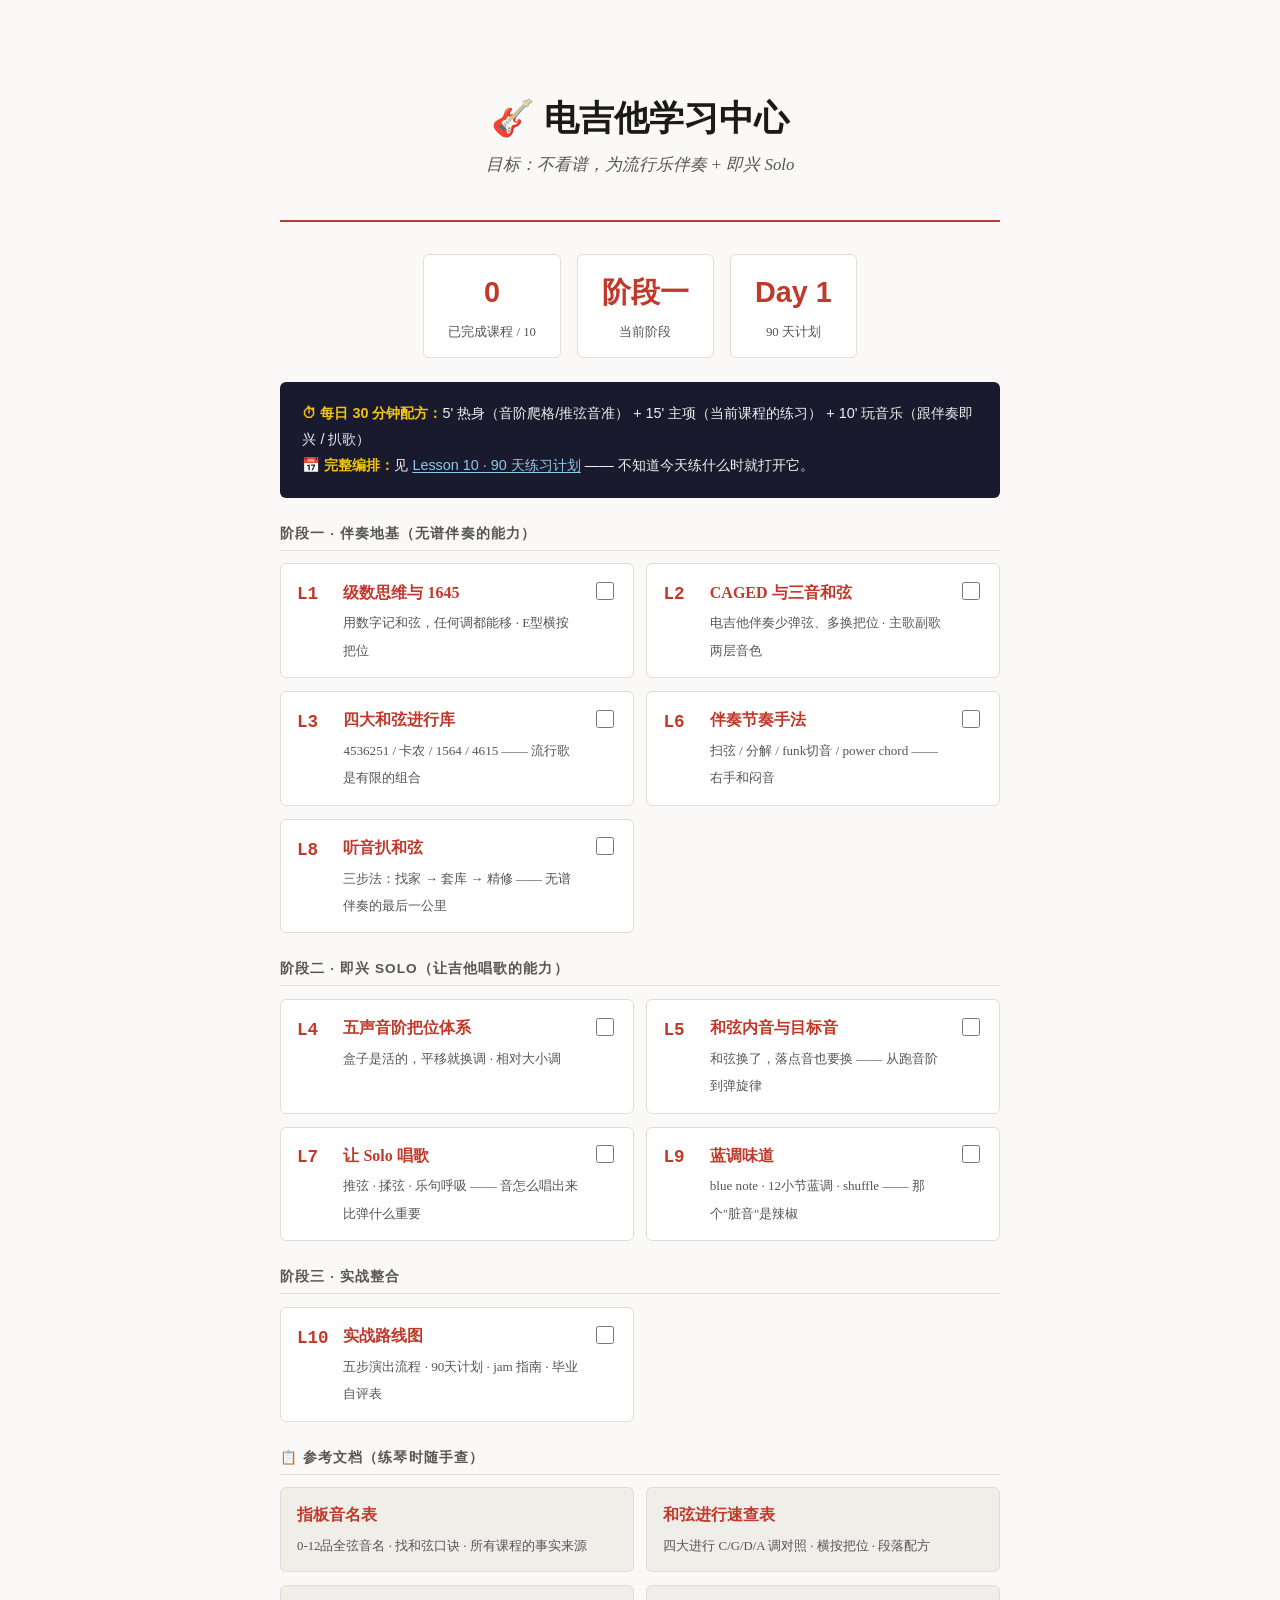
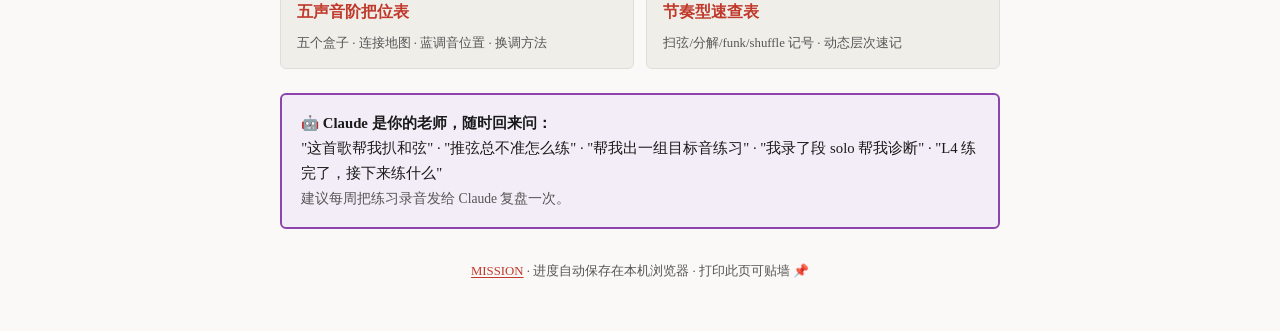
<file: index.html>
<!DOCTYPE html>
<html lang="zh-CN">
<head>
  <meta charset="UTF-8">
  <meta name="viewport" content="width=device-width, initial-scale=1.0">
  <title>🎸 电吉他学习中心 — 无谱伴奏与即兴 Solo</title>
  <link rel="stylesheet" href="./assets/style.css">
  <style>
    .hero {
      text-align: center;
      padding: 2rem 1rem 1.5rem;
      border-bottom: 2px solid var(--accent);
      margin-bottom: 2rem;
    }
    .hero h1 { border: none; font-size: 2.2rem; margin-bottom: 0.3rem; }
    .hero .mission-line {
      font-size: 1.05rem;
      color: var(--text-secondary);
      font-style: italic;
    }

    .progress-overview {
      display: flex;
      gap: 1rem;
      justify-content: center;
      margin: 1.5rem 0;
      flex-wrap: wrap;
    }
    .progress-stat {
      background: #fff;
      border: 1px solid var(--border);
      border-radius: var(--radius);
      padding: 0.8rem 1.5rem;
      text-align: center;
      min-width: 120px;
    }
    .progress-stat .num {
      font-size: 1.8rem;
      font-weight: 800;
      color: var(--accent);
      display: block;
      font-family: var(--font-sans);
    }
    .progress-stat .lbl { font-size: 0.8rem; color: var(--text-secondary); }

    .phase {
      margin: 1.5rem 0;
    }
    .phase-title {
      font-family: var(--font-sans);
      font-size: 0.85rem;
      font-weight: 700;
      color: var(--text-secondary);
      text-transform: uppercase;
      letter-spacing: 0.08em;
      border-bottom: 1px solid var(--border);
      padding-bottom: 0.3rem;
      margin-bottom: 0.8rem;
    }

    .lesson-grid {
      display: grid;
      grid-template-columns: repeat(auto-fill, minmax(300px, 1fr));
      gap: 0.8rem;
    }
    .lesson-card {
      background: #fff;
      border: 1px solid var(--border);
      border-radius: var(--radius);
      padding: 0.9rem 1rem;
      display: flex;
      align-items: flex-start;
      gap: 0.7rem;
      transition: box-shadow 0.15s, border-color 0.15s;
      position: relative;
    }
    .lesson-card:hover {
      border-color: var(--accent);
      box-shadow: 0 2px 8px rgba(192,57,43,0.12);
    }
    .lesson-card .num {
      font-family: var(--font-mono);
      font-weight: 800;
      font-size: 1.1rem;
      color: var(--accent);
      min-width: 2.2rem;
      padding-top: 0.1rem;
    }
    .lesson-card .body { flex: 1; }
    .lesson-card a {
      font-weight: 700;
      font-size: 1rem;
      text-decoration: none;
      display: block;
      margin-bottom: 0.15rem;
    }
    .lesson-card a:hover { text-decoration: underline; }
    .lesson-card .essence {
      font-size: 0.82rem;
      color: var(--text-secondary);
      line-height: 1.45;
    }
    .lesson-card input[type="checkbox"] {
      width: 18px;
      height: 18px;
      accent-color: var(--accent);
      cursor: pointer;
      margin-top: 0.2rem;
      flex-shrink: 0;
    }
    .lesson-card.done { opacity: 0.55; }
    .lesson-card.done a { text-decoration: line-through; }

    .ref-grid {
      display: grid;
      grid-template-columns: repeat(auto-fill, minmax(240px, 1fr));
      gap: 0.8rem;
    }
    .ref-card {
      background: var(--code-bg);
      border: 1px solid var(--border);
      border-radius: var(--radius);
      padding: 0.8rem 1rem;
    }
    .ref-card a { font-weight: 700; text-decoration: none; display: block; margin-bottom: 0.15rem; }
    .ref-card a:hover { text-decoration: underline; }
    .ref-card .desc { font-size: 0.8rem; color: var(--text-secondary); line-height: 1.45; }

    .daily-plan {
      background: #1a1a2e;
      color: #eee;
      border-radius: var(--radius);
      padding: 1.2rem 1.4rem;
      margin: 1.5rem 0;
      font-family: var(--font-sans);
      font-size: 0.9rem;
      line-height: 1.8;
    }
    .daily-plan strong { color: #f1c40f; }
    .daily-plan a { color: #8ecae6; }

    .teacher-box {
      border: 2px solid #8e44ad;
      background: #f3edf8;
      border-radius: var(--radius);
      padding: 1rem 1.2rem;
      margin: 1.5rem 0;
      font-size: 0.92rem;
    }

    @media print {
      .lesson-card input[type="checkbox"] { display: none; }
    }
  </style>
</head>
<body>
  <div class="container">
    <div class="hero">
      <h1>🎸 电吉他学习中心</h1>
      <p class="mission-line">目标：不看谱，为流行乐伴奏 + 即兴 Solo</p>
    </div>

    <div class="progress-overview">
      <div class="progress-stat">
        <span class="num" id="stat-done">0</span>
        <span class="lbl">已完成课程 / 10</span>
      </div>
      <div class="progress-stat">
        <span class="num" id="stat-phase">阶段一</span>
        <span class="lbl">当前阶段</span>
      </div>
      <div class="progress-stat">
        <span class="num" id="stat-days">Day 1</span>
        <span class="lbl">90 天计划</span>
      </div>
    </div>

    <div class="daily-plan">
      <strong>⏱ 每日 30 分钟配方：</strong>5' 热身（音阶爬格/推弦音准） + 15' 主项（当前课程的练习） + 10' 玩音乐（跟伴奏即兴 / 扒歌）<br>
      <strong>📅 完整编排：</strong>见 <a href="./lessons/0010-shi-zhan-lu-xian-tu.html">Lesson 10 · 90 天练习计划</a> —— 不知道今天练什么时就打开它。
    </div>

    <!-- ===== 阶段一：伴奏地基 ===== -->
    <div class="phase">
      <div class="phase-title">阶段一 · 伴奏地基（无谱伴奏的能力）</div>
      <div class="lesson-grid">
        <div class="lesson-card" data-lesson="0001">
          <span class="num">L1</span>
          <div class="body">
            <a href="./lessons/0001-ji-shu-si-wei-yu-1645.html">级数思维与 1645</a>
            <span class="essence">用数字记和弦，任何调都能移 · E型横按把位</span>
          </div>
          <input type="checkbox" title="标记完成">
        </div>
        <div class="lesson-card" data-lesson="0002">
          <span class="num">L2</span>
          <div class="body">
            <a href="./lessons/0002-caged-san-yin-he-xian.html">CAGED 与三音和弦</a>
            <span class="essence">电吉他伴奏少弹弦、多换把位 · 主歌副歌两层音色</span>
          </div>
          <input type="checkbox" title="标记完成">
        </div>
        <div class="lesson-card" data-lesson="0003">
          <span class="num">L3</span>
          <div class="body">
            <a href="./lessons/0003-he-xian-jin-xing-ku.html">四大和弦进行库</a>
            <span class="essence">4536251 / 卡农 / 1564 / 4615 —— 流行歌是有限的组合</span>
          </div>
          <input type="checkbox" title="标记完成">
        </div>
        <div class="lesson-card" data-lesson="0006">
          <span class="num">L6</span>
          <div class="body">
            <a href="./lessons/0006-ban-zou-jie-zou-shou-fa.html">伴奏节奏手法</a>
            <span class="essence">扫弦 / 分解 / funk切音 / power chord —— 右手和闷音</span>
          </div>
          <input type="checkbox" title="标记完成">
        </div>
        <div class="lesson-card" data-lesson="0008">
          <span class="num">L8</span>
          <div class="body">
            <a href="./lessons/0008-ting-yin-ba-he-xian.html">听音扒和弦</a>
            <span class="essence">三步法：找家 → 套库 → 精修 —— 无谱伴奏的最后一公里</span>
          </div>
          <input type="checkbox" title="标记完成">
        </div>
      </div>
    </div>

    <!-- ===== 阶段二：即兴 Solo ===== -->
    <div class="phase">
      <div class="phase-title">阶段二 · 即兴 Solo（让吉他唱歌的能力）</div>
      <div class="lesson-grid">
        <div class="lesson-card" data-lesson="0004">
          <span class="num">L4</span>
          <div class="body">
            <a href="./lessons/0004-wu-sheng-yin-jie-ba-wei.html">五声音阶把位体系</a>
            <span class="essence">盒子是活的，平移就换调 · 相对大小调</span>
          </div>
          <input type="checkbox" title="标记完成">
        </div>
        <div class="lesson-card" data-lesson="0005">
          <span class="num">L5</span>
          <div class="body">
            <a href="./lessons/0005-he-xian-nei-yin-mu-biao-yin.html">和弦内音与目标音</a>
            <span class="essence">和弦换了，落点音也要换 —— 从跑音阶到弹旋律</span>
          </div>
          <input type="checkbox" title="标记完成">
        </div>
        <div class="lesson-card" data-lesson="0007">
          <span class="num">L7</span>
          <div class="body">
            <a href="./lessons/0007-solo-chang-ge-de-ji-qiao.html">让 Solo 唱歌</a>
            <span class="essence">推弦 · 揉弦 · 乐句呼吸 —— 音怎么唱出来比弹什么重要</span>
          </div>
          <input type="checkbox" title="标记完成">
        </div>
        <div class="lesson-card" data-lesson="0009">
          <span class="num">L9</span>
          <div class="body">
            <a href="./lessons/0009-lan-tiao-wei-dao-yu-wai-zhi-wai.html">蓝调味道</a>
            <span class="essence">blue note · 12小节蓝调 · shuffle —— 那个"脏音"是辣椒</span>
          </div>
          <input type="checkbox" title="标记完成">
        </div>
      </div>
    </div>

    <!-- ===== 阶段三：实战 ===== -->
    <div class="phase">
      <div class="phase-title">阶段三 · 实战整合</div>
      <div class="lesson-grid">
        <div class="lesson-card" data-lesson="0010">
          <span class="num">L10</span>
          <div class="body">
            <a href="./lessons/0010-shi-zhan-lu-xian-tu.html">实战路线图</a>
            <span class="essence">五步演出流程 · 90天计划 · jam 指南 · 毕业自评表</span>
          </div>
          <input type="checkbox" title="标记完成">
        </div>
      </div>
    </div>

    <!-- ===== 参考文档 ===== -->
    <div class="phase">
      <div class="phase-title">📋 参考文档（练琴时随手查）</div>
      <div class="ref-grid">
        <div class="ref-card">
          <a href="./reference/fretboard-notes.html">指板音名表</a>
          <span class="desc">0-12品全弦音名 · 找和弦口诀 · 所有课程的事实来源</span>
        </div>
        <div class="ref-card">
          <a href="./reference/chord-progressions.html">和弦进行速查表</a>
          <span class="desc">四大进行 C/G/D/A 调对照 · 横按把位 · 段落配方</span>
        </div>
        <div class="ref-card">
          <a href="./reference/pentatonic-positions.html">五声音阶把位表</a>
          <span class="desc">五个盒子 · 连接地图 · 蓝调音位置 · 换调方法</span>
        </div>
        <div class="ref-card">
          <a href="./reference/rhythm-patterns.html">节奏型速查表</a>
          <span class="desc">扫弦/分解/funk/shuffle 记号 · 动态层次速记</span>
        </div>
      </div>
    </div>

    <!-- ===== 老师 ===== -->
    <div class="teacher-box">
      <strong>🤖 Claude 是你的老师，随时回来问：</strong><br>
      "这首歌帮我扒和弦" · "推弦总不准怎么练" · "帮我出一组目标音练习" · "我录了段 solo 帮我诊断" · "L4 练完了，接下来练什么"<br>
      <span style="font-size:0.85rem;color:var(--text-secondary);">建议每周把练习录音发给 Claude 复盘一次。</span>
    </div>

    <p style="text-align:center;font-size:0.8rem;color:var(--text-secondary);margin-top:2rem;">
      <a href="./MISSION.md">MISSION</a> · 进度自动保存在本机浏览器 · 打印此页可贴墙 📌
    </p>
  </div>

  <script>
    (function () {
      var KEY = 'eguitar-progress';
      var progress = {};
      try { progress = JSON.parse(localStorage.getItem(KEY) || '{}'); } catch (e) {}

      var cards = document.querySelectorAll('.lesson-card');

      function save() {
        try { localStorage.setItem(KEY, JSON.stringify(progress)); } catch (e) {}
      }

      function updateStats() {
        var total = cards.length;
        var done = 0;
        cards.forEach(function (c) {
          if (progress[c.getAttribute('data-lesson')]) done++;
        });
        document.getElementById('stat-done').textContent = done;

        var phase = '阶段一';
        if (done >= 9) phase = '毕业 🎓';
        else if (done >= 5) phase = '阶段三';
        else if (done >= 2) phase = '阶段二';
        document.getElementById('stat-phase').textContent = phase;

        // 粗略估算：每课约9天（90天/10课）
        document.getElementById('stat-days').textContent = 'Day ' + Math.min(90, done * 9 + 1);
      }

      cards.forEach(function (card) {
        var id = card.getAttribute('data-lesson');
        var cb = card.querySelector('input[type="checkbox"]');
        cb.checked = !!progress[id];
        if (cb.checked) card.classList.add('done');

        cb.addEventListener('change', function () {
          progress[id] = cb.checked;
          card.classList.toggle('done', cb.checked);
          save();
          updateStats();
        });
      });

      updateStats();
    })();
  </script>
</body>
</html>
</file>
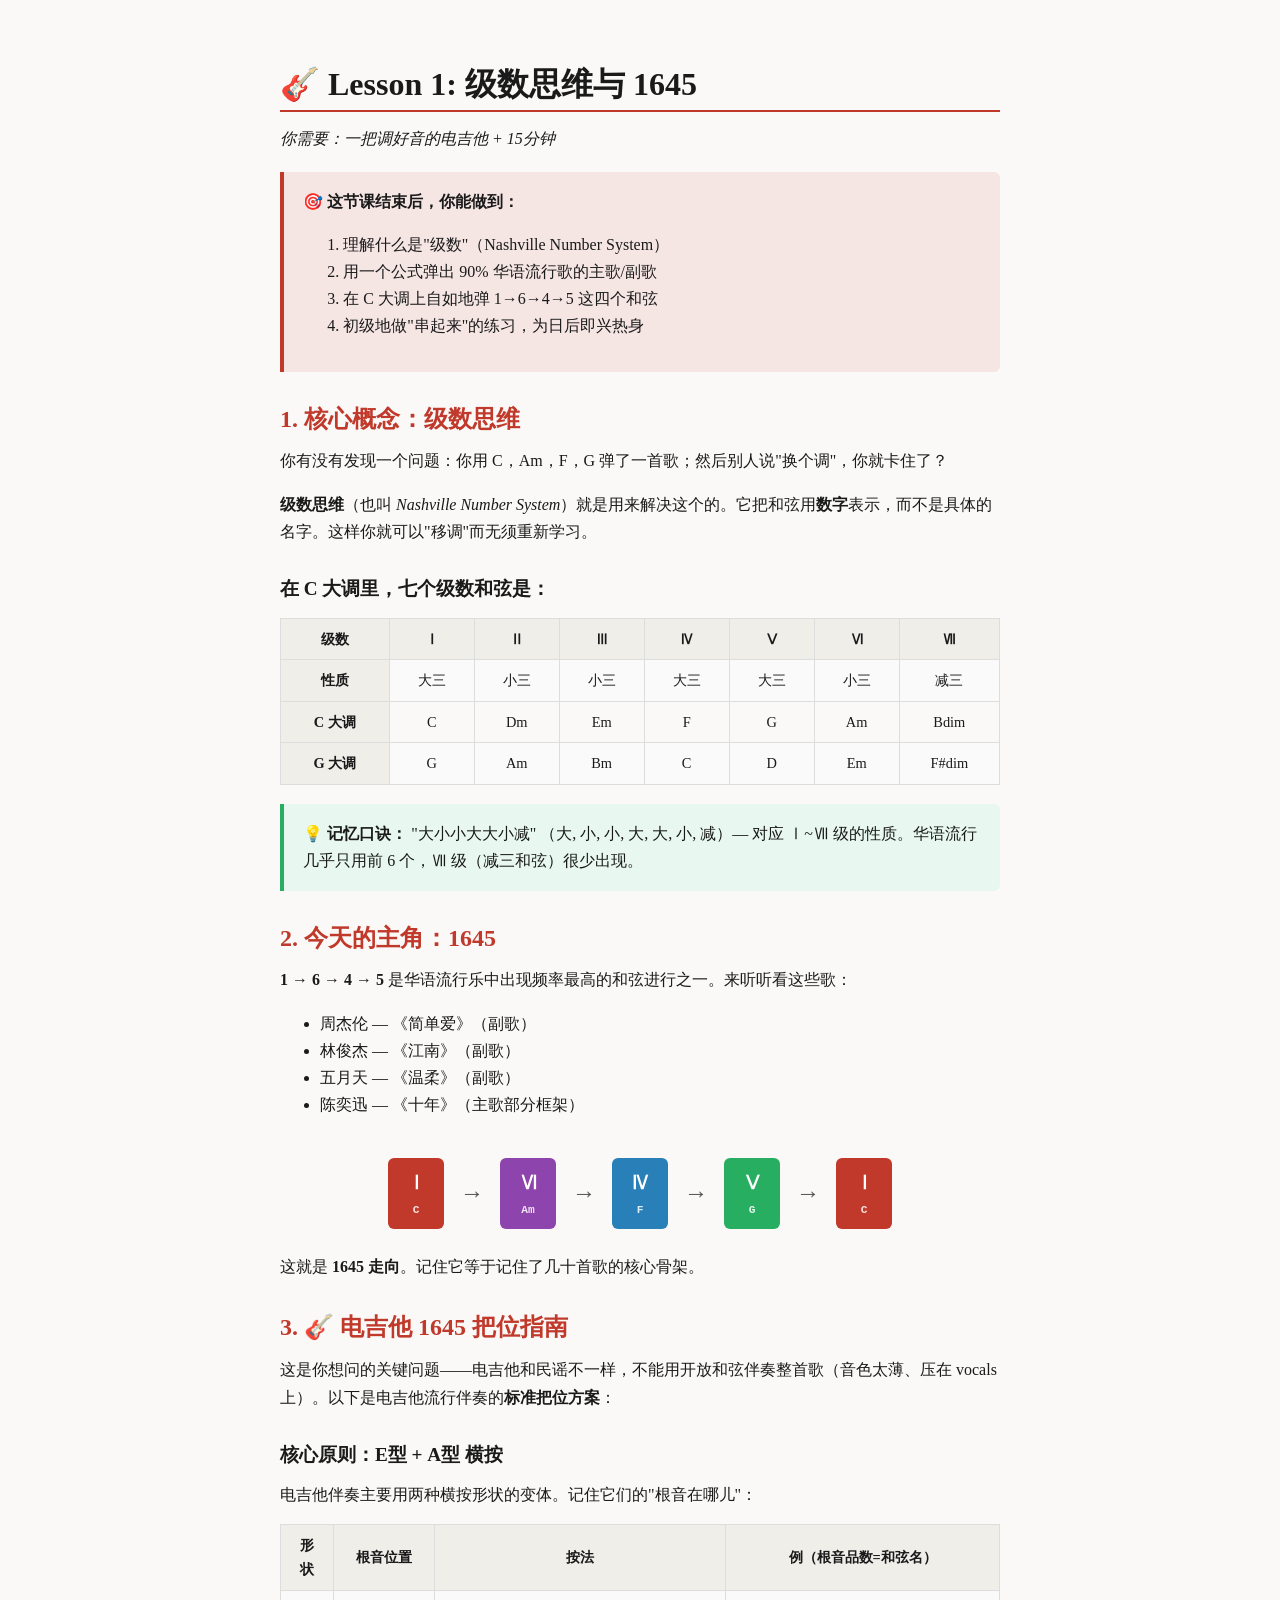
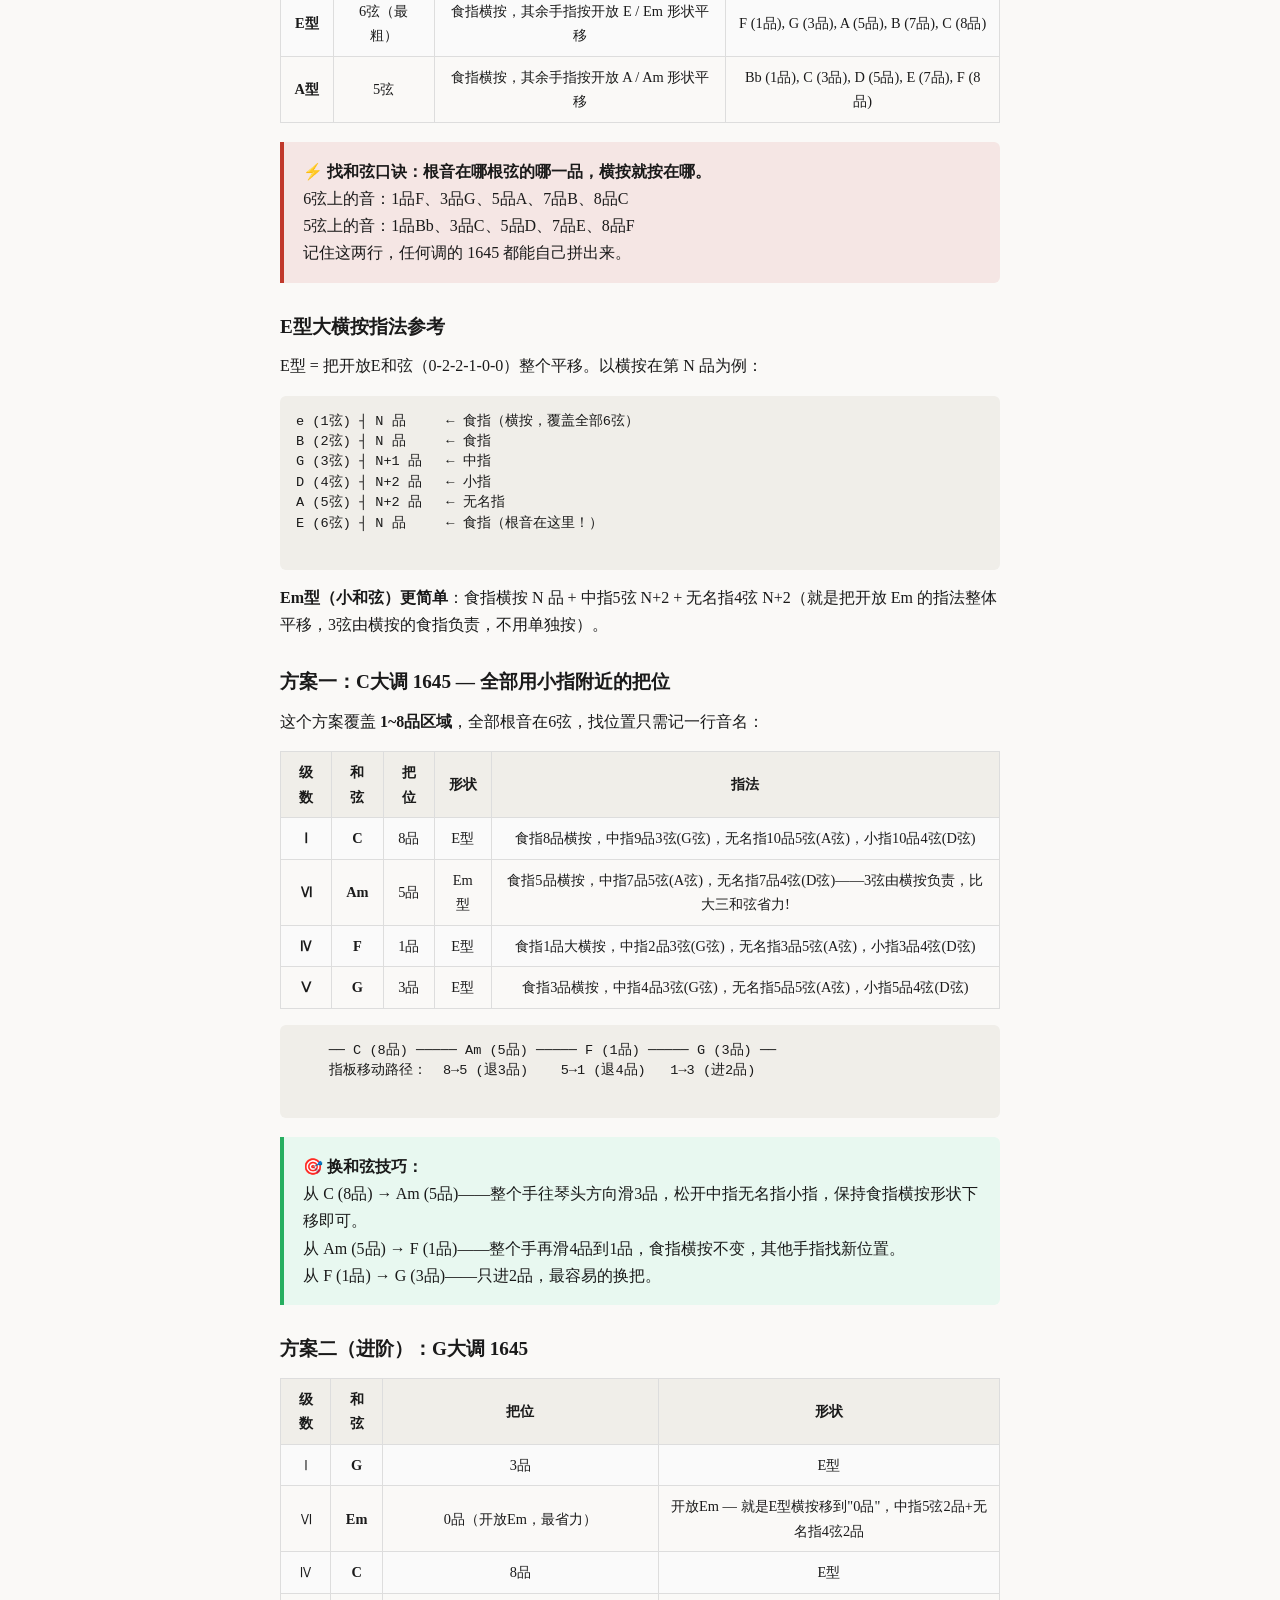
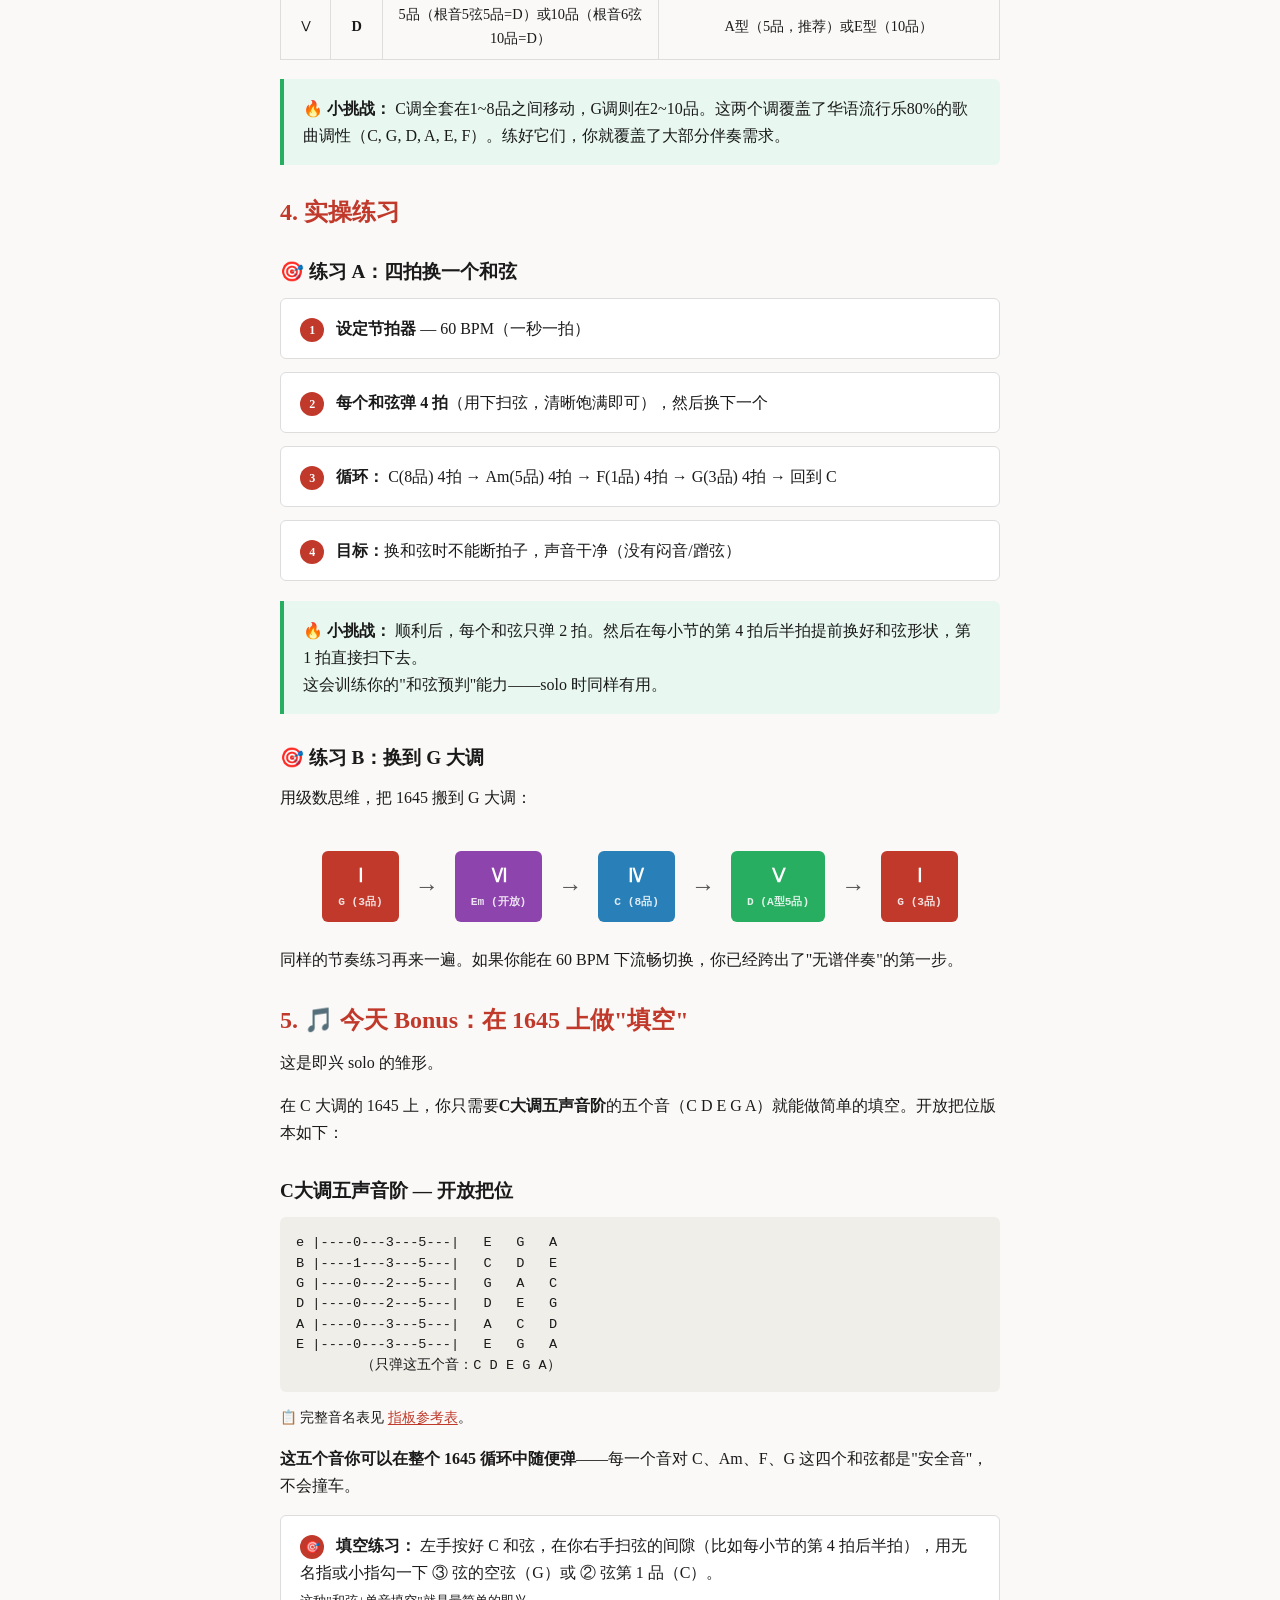
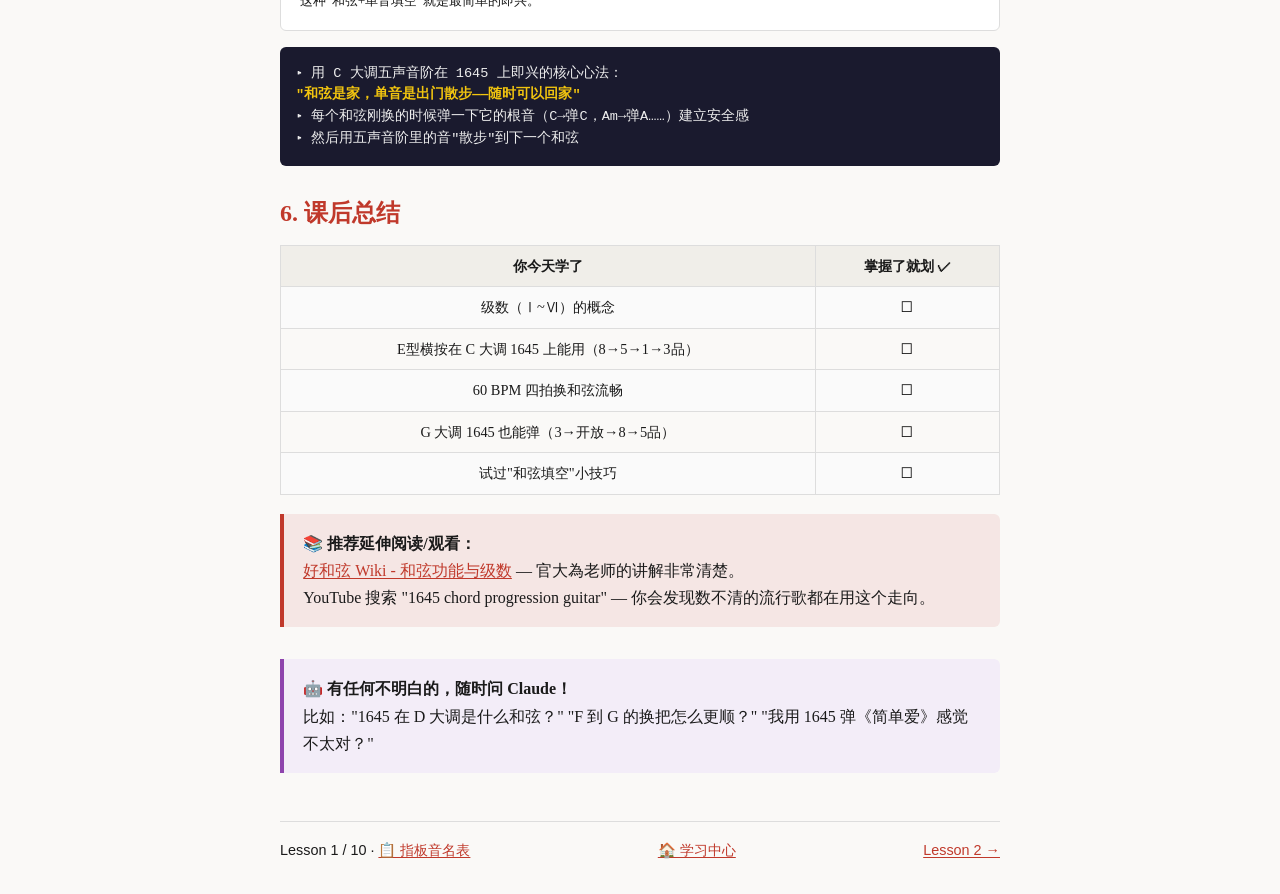
<file: lessons/0001-ji-shu-si-wei-yu-1645.html>
<!DOCTYPE html>
<html lang="zh-CN">
<head>
  <meta charset="UTF-8">
  <meta name="viewport" content="width=device-width, initial-scale=1.0">
  <title>Lesson 1: 级数思维与 1645 — 无谱伴奏的起点</title>
  <link rel="stylesheet" href="../assets/style.css">
  <style>
    /* Lesson-specific additions */
    .progression-diagram {
      display: flex;
      gap: 1rem;
      justify-content: center;
      align-items: center;
      padding: 1.5rem 0;
      flex-wrap: wrap;
    }
    .prog-card {
      background: var(--accent);
      color: white;
      padding: 0.6rem 1rem;
      border-radius: var(--radius);
      font-family: var(--font-mono);
      font-size: 1.2rem;
      font-weight: 700;
      min-width: 3.5rem;
      text-align: center;
    }
    .prog-arrow {
      font-size: 1.5rem;
      color: var(--text-secondary);
    }
    .keyboard-note {
      display: inline-block;
      width: 2rem;
      height: 2rem;
      line-height: 2rem;
      text-align: center;
      border-radius: 4px;
      margin: 2px;
      font-size: 0.8rem;
      font-weight: 700;
      font-family: var(--font-mono);
    }
    .note-white { background: #fff; border: 1px solid #ccc; color: #333; }
    .note-black { background: #333; color: #fff; }
    .practice-track {
      display: flex;
      align-items: center;
      gap: 0.5rem;
      margin: 0.5rem 0;
      font-family: var(--font-sans);
    }
    .bpm-tag {
      background: var(--code-bg);
      padding: 0.2rem 0.6rem;
      border-radius: 4px;
      font-size: 0.8rem;
    }
    .solo-tip {
      background: #1a1a2e;
      color: #eee;
      padding: 1rem;
      border-radius: var(--radius);
      margin: 1rem 0;
      font-family: var(--font-mono);
      font-size: 0.85rem;
      line-height: 1.6;
    }
    .solo-tip .highlight { color: #f1c40f; }
  </style>
</head>
<body>
  <div class="container">
    <h1>🎸 Lesson 1: 级数思维与 1645</h1>
    <p><em>你需要：一把调好音的电吉他 + 15分钟</em></p>

    <div class="info-box">
      <strong>🎯 这节课结束后，你能做到：</strong>
      <ol>
        <li>理解什么是"级数"（Nashville Number System）</li>
        <li>用一个公式弹出 90% 华语流行歌的主歌/副歌</li>
        <li>在 C 大调上自如地弹 1→6→4→5 这四个和弦</li>
        <li>初级地做"串起来"的练习，为日后即兴热身</li>
      </ol>
    </div>

    <!-- ============= SECTION 1 ============= -->
    <h2>1. 核心概念：级数思维</h2>
    <p>你有没有发现一个问题：你用 C，Am，F，G 弹了一首歌；然后别人说"换个调"，你就卡住了？</p>
    <p><strong>级数思维</strong>（也叫 <em>Nashville Number System</em>）就是用来解决这个的。它把和弦用<strong>数字</strong>表示，而不是具体的名字。这样你就可以"移调"而无须重新学习。</p>

    <h3>在 C 大调里，七个级数和弦是：</h3>
    <table>
      <tr>
        <th>级数</th>
        <th>Ⅰ</th>
        <th>Ⅱ</th>
        <th>Ⅲ</th>
        <th>Ⅳ</th>
        <th>Ⅴ</th>
        <th>Ⅵ</th>
        <th>Ⅶ</th>
      </tr>
      <tr>
        <th>性质</th>
        <td>大三</td>
        <td>小三</td>
        <td>小三</td>
        <td>大三</td>
        <td>大三</td>
        <td>小三</td>
        <td>减三</td>
      </tr>
      <tr>
        <th>C 大调</th>
        <td>C</td>
        <td>Dm</td>
        <td>Em</td>
        <td>F</td>
        <td>G</td>
        <td>Am</td>
        <td>Bdim</td>
      </tr>
      <tr>
        <th>G 大调</th>
        <td>G</td>
        <td>Am</td>
        <td>Bm</td>
        <td>C</td>
        <td>D</td>
        <td>Em</td>
        <td>F#dim</td>
      </tr>
    </table>

    <div class="tip-box">
      <strong>💡 记忆口诀：</strong> "大小小大大小减" （大, 小, 小, 大, 大, 小, 减）— 对应 Ⅰ~Ⅶ 级的性质。华语流行几乎只用前 6 个，Ⅶ 级（减三和弦）很少出现。
    </div>

    <!-- ============= SECTION 2 ============= -->
    <h2>2. 今天的主角：1645</h2>

    <p><strong>1 → 6 → 4 → 5</strong> 是华语流行乐中出现频率最高的和弦进行之一。来听听看这些歌：</p>
    <ul>
      <li>周杰伦 — 《简单爱》（副歌）</li>
      <li>林俊杰 — 《江南》（副歌）</li>
      <li>五月天 — 《温柔》（副歌）</li>
      <li>陈奕迅 — 《十年》（主歌部分框架）</li>
    </ul>

    <div class="progression-diagram">
      <div class="prog-card">Ⅰ <small>C</small></div>
      <span class="prog-arrow">→</span>
      <div class="prog-card" style="background:#8e44ad;">Ⅵ <small>Am</small></div>
      <span class="prog-arrow">→</span>
      <div class="prog-card" style="background:#2980b9;">Ⅳ <small>F</small></div>
      <span class="prog-arrow">→</span>
      <div class="prog-card" style="background:#27ae60;">Ⅴ <small>G</small></div>
      <span class="prog-arrow">→</span>
      <div class="prog-card">Ⅰ <small>C</small></div>
    </div>

    <p>这就是 <strong>1645 走向</strong>。记住它等于记住了几十首歌的核心骨架。</p>

    <!-- ============= SECTION 3: FRETBOARD POSITIONS ============= -->
    <h2>3. 🎸 电吉他 1645 把位指南</h2>

    <p>这是你想问的关键问题——电吉他和民谣不一样，不能用开放和弦伴奏整首歌（音色太薄、压在 vocals 上）。以下是电吉他流行伴奏的<strong>标准把位方案</strong>：</p>

    <h3>核心原则：E型 + A型 横按</h3>
    <p>电吉他伴奏主要用两种横按形状的变体。记住它们的"根音在哪儿"：</p>

    <table>
      <tr><th>形状</th><th>根音位置</th><th>按法</th><th>例（根音品数=和弦名）</th></tr>
      <tr><td><strong>E型</strong></td><td>6弦（最粗）</td><td>食指横按，其余手指按开放 E / Em 形状平移</td><td>F (1品), G (3品), A (5品), B (7品), C (8品)</td></tr>
      <tr><td><strong>A型</strong></td><td>5弦</td><td>食指横按，其余手指按开放 A / Am 形状平移</td><td>Bb (1品), C (3品), D (5品), E (7品), F (8品)</td></tr>
    </table>

    <div class="info-box">
      <strong>⚡ 找和弦口诀：根音在哪根弦的哪一品，横按就按在哪。</strong><br>
      6弦上的音：1品F、3品G、5品A、7品B、8品C<br>
      5弦上的音：1品Bb、3品C、5品D、7品E、8品F<br>
      记住这两行，任何调的 1645 都能自己拼出来。
    </div>

    <h3>E型大横按指法参考</h3>
    <p>E型 = 把开放E和弦（0-2-2-1-0-0）整个平移。以横按在第 N 品为例：</p>
    <pre>
e (1弦) ┤ N 品     ← 食指（横按，覆盖全部6弦）
B (2弦) ┤ N 品     ← 食指
G (3弦) ┤ N+1 品   ← 中指
D (4弦) ┤ N+2 品   ← 小指
A (5弦) ┤ N+2 品   ← 无名指
E (6弦) ┤ N 品     ← 食指（根音在这里！）
    </pre>
    <p><strong>Em型（小和弦）更简单</strong>：食指横按 N 品 + 中指5弦 N+2 + 无名指4弦 N+2（就是把开放 Em 的指法整体平移，3弦由横按的食指负责，不用单独按）。</p>

    <h3>方案一：C大调 1645 — 全部用小指附近的把位</h3>
    <p>这个方案覆盖 <strong>1~8品区域</strong>，全部根音在6弦，找位置只需记一行音名：</p>

    <table>
      <tr><th>级数</th><th>和弦</th><th>把位</th><th>形状</th><th>指法</th></tr>
      <tr>
        <td><strong>Ⅰ</strong></td>
        <td><strong>C</strong></td>
        <td>8品</td>
        <td>E型</td>
        <td>食指8品横按，中指9品3弦(G弦)，无名指10品5弦(A弦)，小指10品4弦(D弦)</td>
      </tr>
      <tr>
        <td><strong>Ⅵ</strong></td>
        <td><strong>Am</strong></td>
        <td>5品</td>
        <td>Em型</td>
        <td>食指5品横按，中指7品5弦(A弦)，无名指7品4弦(D弦)——3弦由横按负责，比大三和弦省力!</td>
      </tr>
      <tr>
        <td><strong>Ⅳ</strong></td>
        <td><strong>F</strong></td>
        <td>1品</td>
        <td>E型</td>
        <td>食指1品大横按，中指2品3弦(G弦)，无名指3品5弦(A弦)，小指3品4弦(D弦)</td>
      </tr>
      <tr>
        <td><strong>Ⅴ</strong></td>
        <td><strong>G</strong></td>
        <td>3品</td>
        <td>E型</td>
        <td>食指3品横按，中指4品3弦(G弦)，无名指5品5弦(A弦)，小指5品4弦(D弦)</td>
      </tr>
    </table>

    <pre>
    ── C (8品) ───── Am (5品) ───── F (1品) ───── G (3品) ──
    指板移动路径：  8→5 (退3品)    5→1 (退4品)   1→3 (进2品)
    </pre>

    <div class="tip-box">
      <strong>🎯 换和弦技巧：</strong><br>
      从 C (8品) → Am (5品)——整个手往琴头方向滑3品，松开中指无名指小指，保持食指横按形状下移即可。<br>
      从 Am (5品) → F (1品)——整个手再滑4品到1品，食指横按不变，其他手指找新位置。<br>
      从 F (1品) → G (3品)——只进2品，最容易的换把。
    </div>

    <h3>方案二（进阶）：G大调 1645</h3>
    <table>
      <tr><th>级数</th><th>和弦</th><th>把位</th><th>形状</th></tr>
      <tr><td>Ⅰ</td><td><strong>G</strong></td><td>3品</td><td>E型</td></tr>
      <tr><td>Ⅵ</td><td><strong>Em</strong></td><td>0品（开放Em，最省力）</td><td>开放Em — 就是E型横按移到"0品"，中指5弦2品+无名指4弦2品</td></tr>
      <tr><td>Ⅳ</td><td><strong>C</strong></td><td>8品</td><td>E型</td></tr>
      <tr><td>Ⅴ</td><td><strong>D</strong></td><td>5品（根音5弦5品=D）或10品（根音6弦10品=D）</td><td>A型（5品，推荐）或E型（10品）</td></tr>
    </table>

    <div class="tip-box">
      <strong>🔥 小挑战：</strong> C调全套在1~8品之间移动，G调则在2~10品。这两个调覆盖了华语流行乐80%的歌曲调性（C, G, D, A, E, F）。练好它们，你就覆盖了大部分伴奏需求。
    </div>

    <!-- ============= SECTION 4: RHYTHM PRACTICE ============= -->
    <h2>4. 实操练习</h2>

    <h3>🎯 练习 A：四拍换一个和弦</h3>
    <div class="exercise-step">
      <span class="step-num">1</span>
      <strong>设定节拍器</strong> — 60 BPM（一秒一拍）
    </div>
    <div class="exercise-step">
      <span class="step-num">2</span>
      <strong>每个和弦弹 4 拍</strong>（用下扫弦，清晰饱满即可），然后换下一个
    </div>
    <div class="exercise-step">
      <span class="step-num">3</span>
      <strong>循环：</strong> C(8品) 4拍 → Am(5品) 4拍 → F(1品) 4拍 → G(3品) 4拍 → 回到 C
    </div>
    <div class="exercise-step">
      <span class="step-num">4</span>
      <strong>目标：</strong>换和弦时不能断拍子，声音干净（没有闷音/蹭弦）
    </div>

    <div class="tip-box">
      <strong>🔥 小挑战：</strong> 顺利后，每个和弦只弹 2 拍。然后在每小节的第 4 拍后半拍提前换好和弦形状，第 1 拍直接扫下去。<br>
      这会训练你的"和弦预判"能力——solo 时同样有用。
    </div>

    <h3>🎯 练习 B：换到 G 大调</h3>
    <p>用级数思维，把 1645 搬到 G 大调：</p>
    <div class="progression-diagram">
      <div class="prog-card">Ⅰ <small>G (3品)</small></div>
      <span class="prog-arrow">→</span>
      <div class="prog-card" style="background:#8e44ad;">Ⅵ <small>Em (开放)</small></div>
      <span class="prog-arrow">→</span>
      <div class="prog-card" style="background:#2980b9;">Ⅳ <small>C (8品)</small></div>
      <span class="prog-arrow">→</span>
      <div class="prog-card" style="background:#27ae60;">Ⅴ <small>D (A型5品)</small></div>
      <span class="prog-arrow">→</span>
      <div class="prog-card">Ⅰ <small>G (3品)</small></div>
    </div>
    <p>同样的节奏练习再来一遍。如果你能在 60 BPM 下流畅切换，你已经跨出了"无谱伴奏"的第一步。</p>

    <!-- ============= SECTION 5: FILL-IN 预告 ============= -->
    <h2>5. 🎵 今天 Bonus：在 1645 上做"填空"</h2>
    <p>这是即兴 solo 的雏形。</p>

    <p>在 C 大调的 1645 上，你只需要<strong>C大调五声音阶</strong>的五个音（C D E G A）就能做简单的填空。开放把位版本如下：</p>

    <h3>C大调五声音阶 — 开放把位</h3>
    <pre>
e |----0---3---5---|   E   G   A
B |----1---3---5---|   C   D   E
G |----0---2---5---|   G   A   C
D |----0---2---5---|   D   E   G
A |----0---3---5---|   A   C   D
E |----0---3---5---|   E   G   A
        （只弹这五个音：C D E G A）</pre>
    <p style="font-size:0.85rem;">📋 完整音名表见 <a href="../reference/fretboard-notes.html">指板参考表</a>。</p>
    <p><strong>这五个音你可以在整个 1645 循环中随便弹</strong>——每一个音对 C、Am、F、G 这四个和弦都是"安全音"，不会撞车。</p>

    <div class="exercise-step">
      <span class="step-num">🎯</span>
      <strong>填空练习：</strong> 左手按好 C 和弦，在你右手扫弦的间隙（比如每小节的第 4 拍后半拍），用无名指或小指勾一下 ③ 弦的空弦（G）或 ② 弦第 1 品（C）。<br>
      <small>这种"和弦+单音填空"就是最简单的即兴。</small>
    </div>

    <div class="solo-tip">
      ▸ 用 C 大调五声音阶在 1645 上即兴的核心心法：<br>
      <span class="highlight">"和弦是家，单音是出门散步——随时可以回家"</span><br>
      ▸ 每个和弦刚换的时候弹一下它的根音（C→弹C，Am→弹A……）建立安全感<br>
      ▸ 然后用五声音阶里的音"散步"到下一个和弦
    </div>

    <!-- ============= SECTION 5: WRAP UP ============= -->
    <h2>6. 课后总结</h2>
    <table>
      <tr><th>你今天学了</th><th>掌握了就划 ✓</th></tr>
      <tr><td>级数（Ⅰ~Ⅵ）的概念</td><td>☐</td></tr>
      <tr><td>E型横按在 C 大调 1645 上能用（8→5→1→3品）</td><td>☐</td></tr>
      <tr><td>60 BPM 四拍换和弦流畅</td><td>☐</td></tr>
      <tr><td>G 大调 1645 也能弹（3→开放→8→5品）</td><td>☐</td></tr>
      <tr><td>试过"和弦填空"小技巧</td><td>☐</td></tr>
    </table>

    <div class="info-box">
      <strong>📚 推荐延伸阅读/观看：</strong><br>
      <a href="https://wiki.nicechord.com/" target="_blank">好和弦 Wiki - 和弦功能与级数</a> — 官大為老师的讲解非常清楚。<br>
      YouTube 搜索 "1645 chord progression guitar" — 你会发现数不清的流行歌都在用这个走向。
    </div>

    <div class="tip-box" style="margin-top: 2rem; border-color: #8e44ad; background: #f3edf8;">
      <strong>🤖 有任何不明白的，随时问 Claude！</strong><br>
      比如："1645 在 D 大调是什么和弦？" "F 到 G 的换把怎么更顺？" "我用 1645 弹《简单爱》感觉不太对？"
    </div>

    <div class="lesson-nav">
      <span>Lesson 1 / 10 · <a href="../reference/fretboard-notes.html">📋 指板音名表</a></span>
      <a href="../index.html">🏠 学习中心</a>
      <a href="./0002-caged-san-yin-he-xian.html">Lesson 2 →</a>
    </div>
  </div>
</body>
</html>
</file>
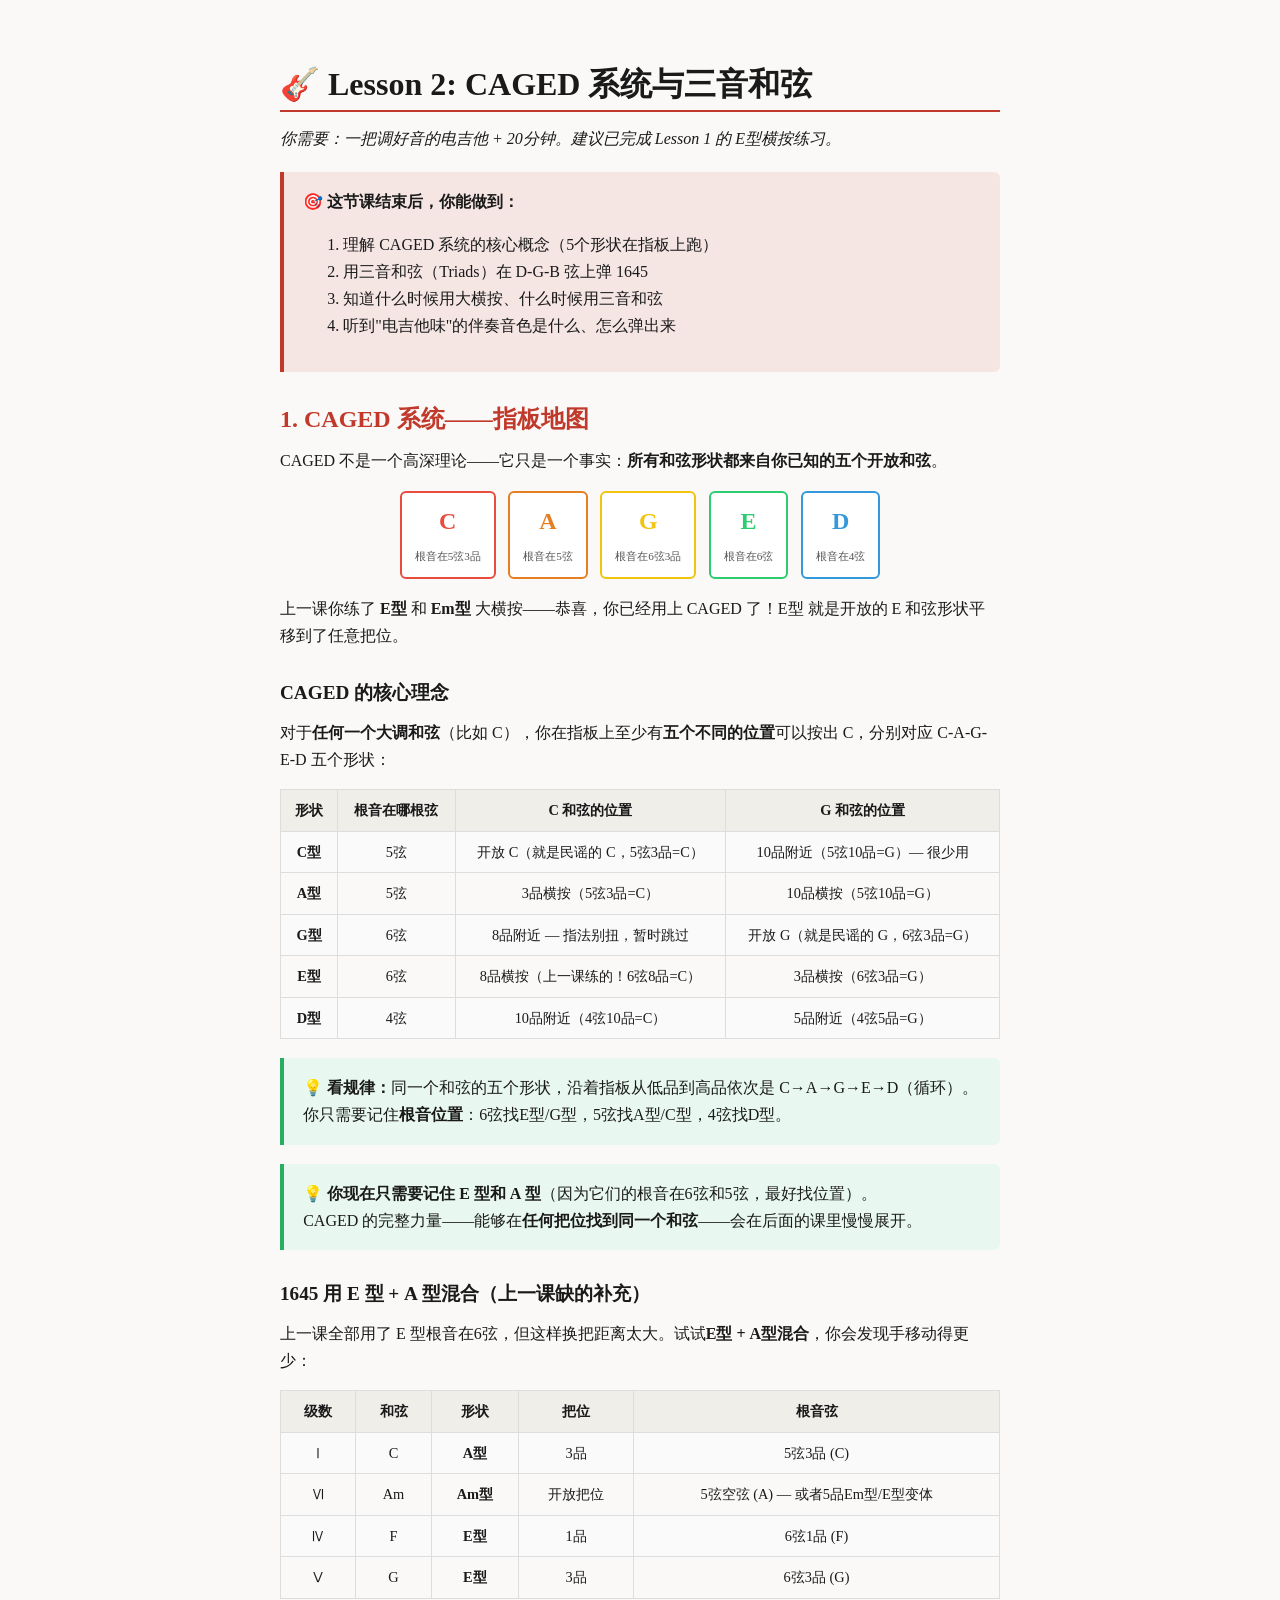
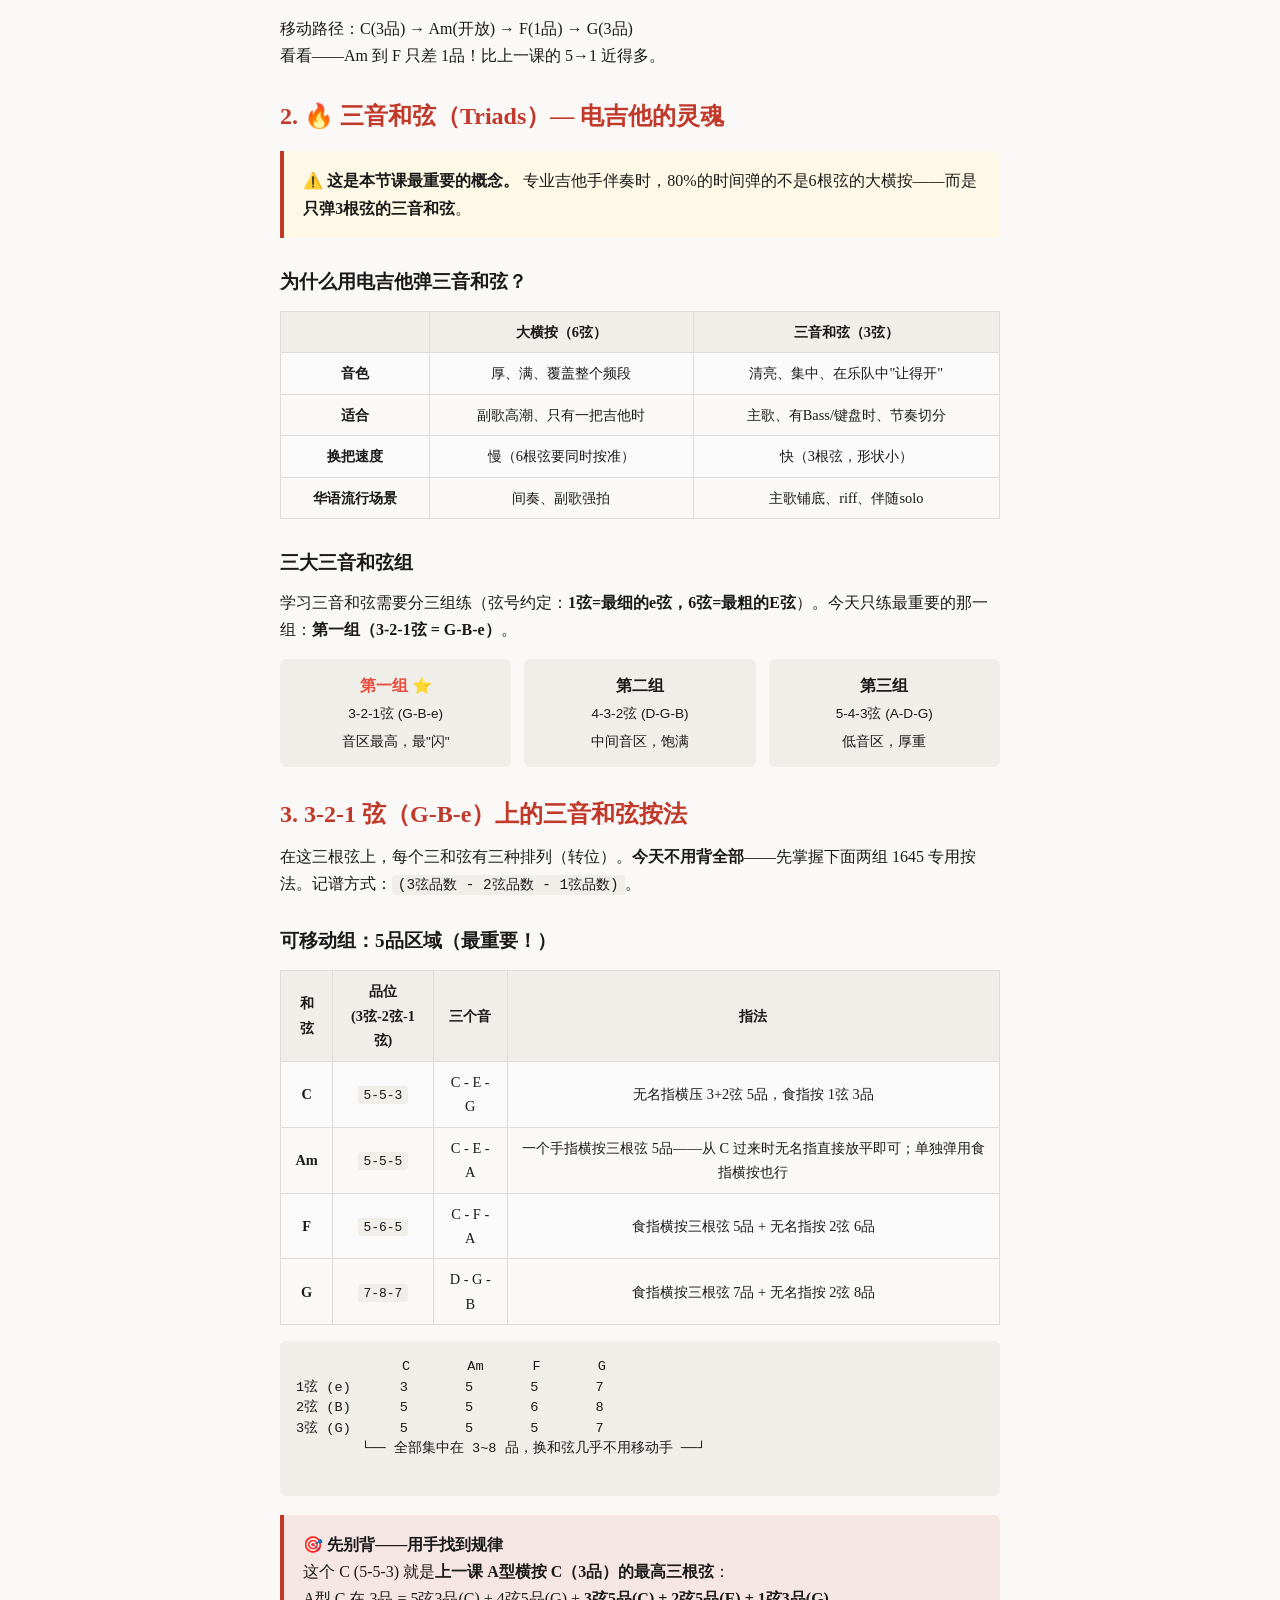
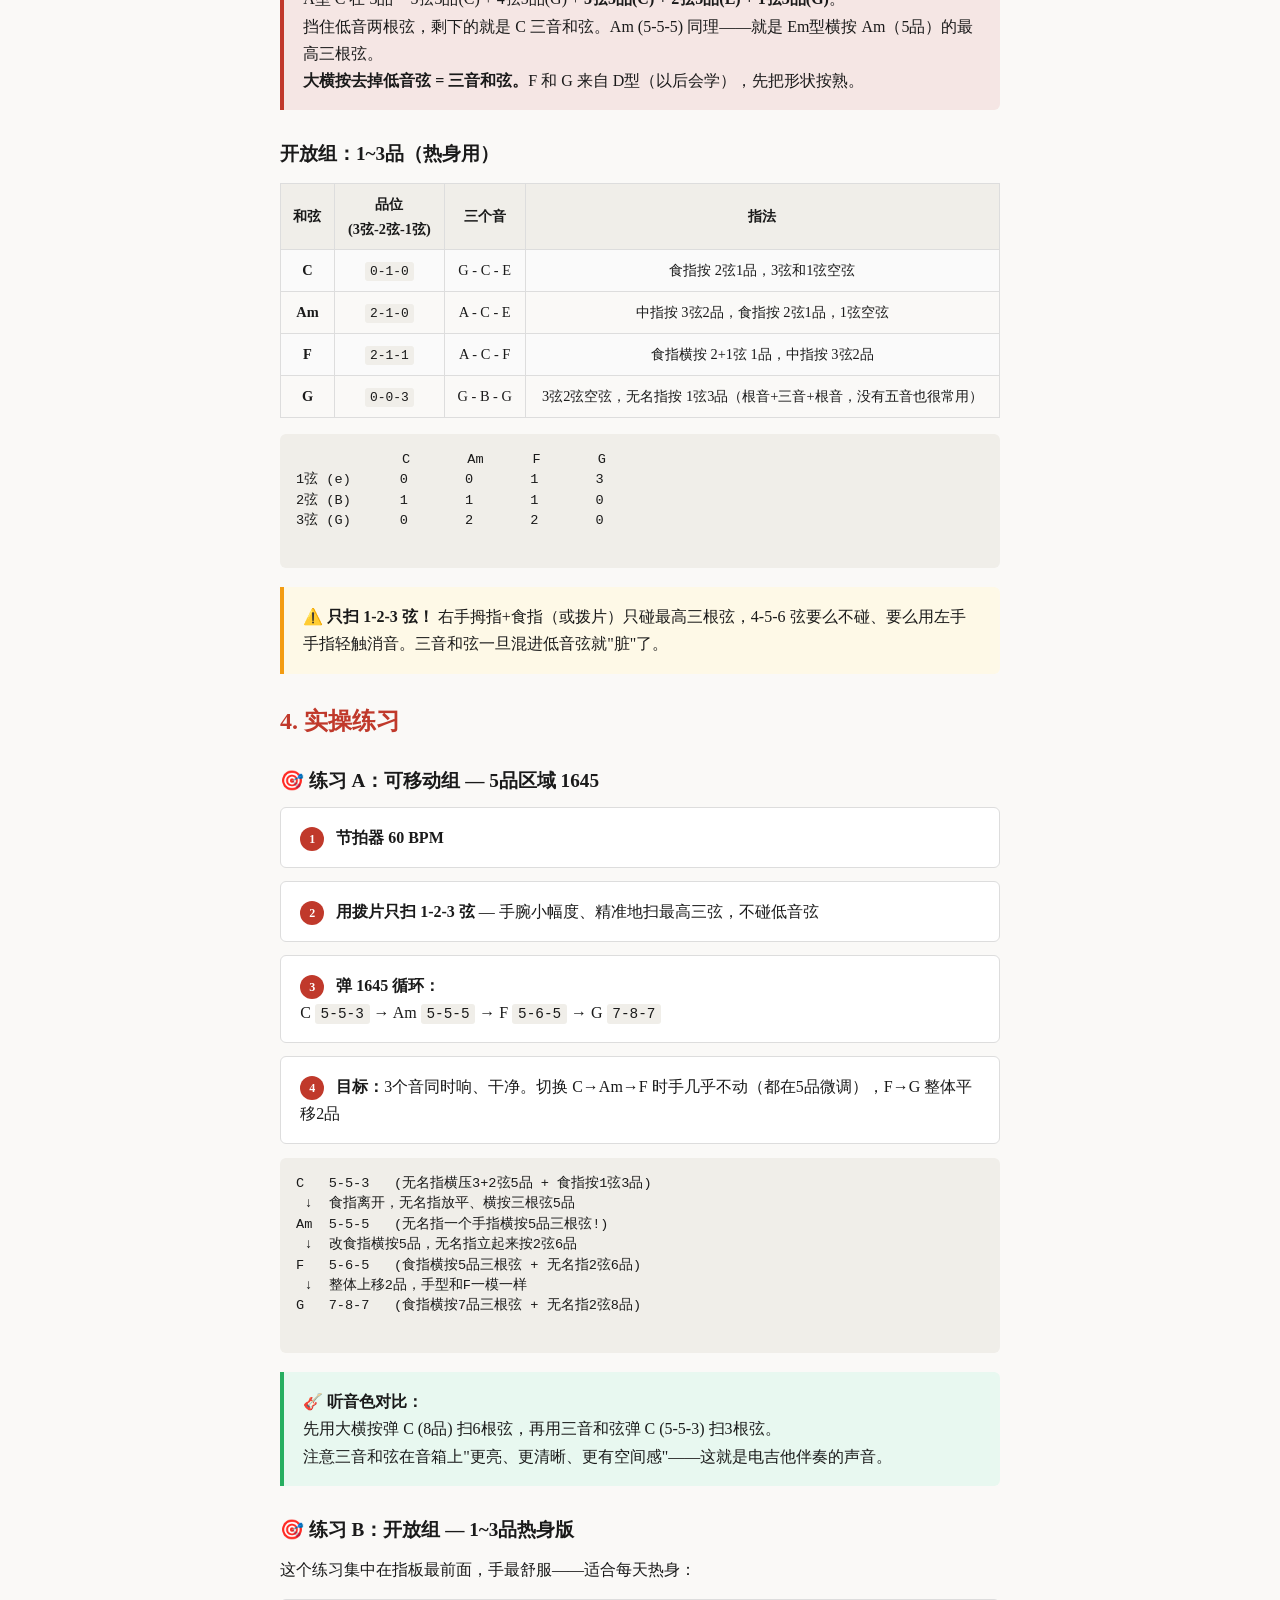
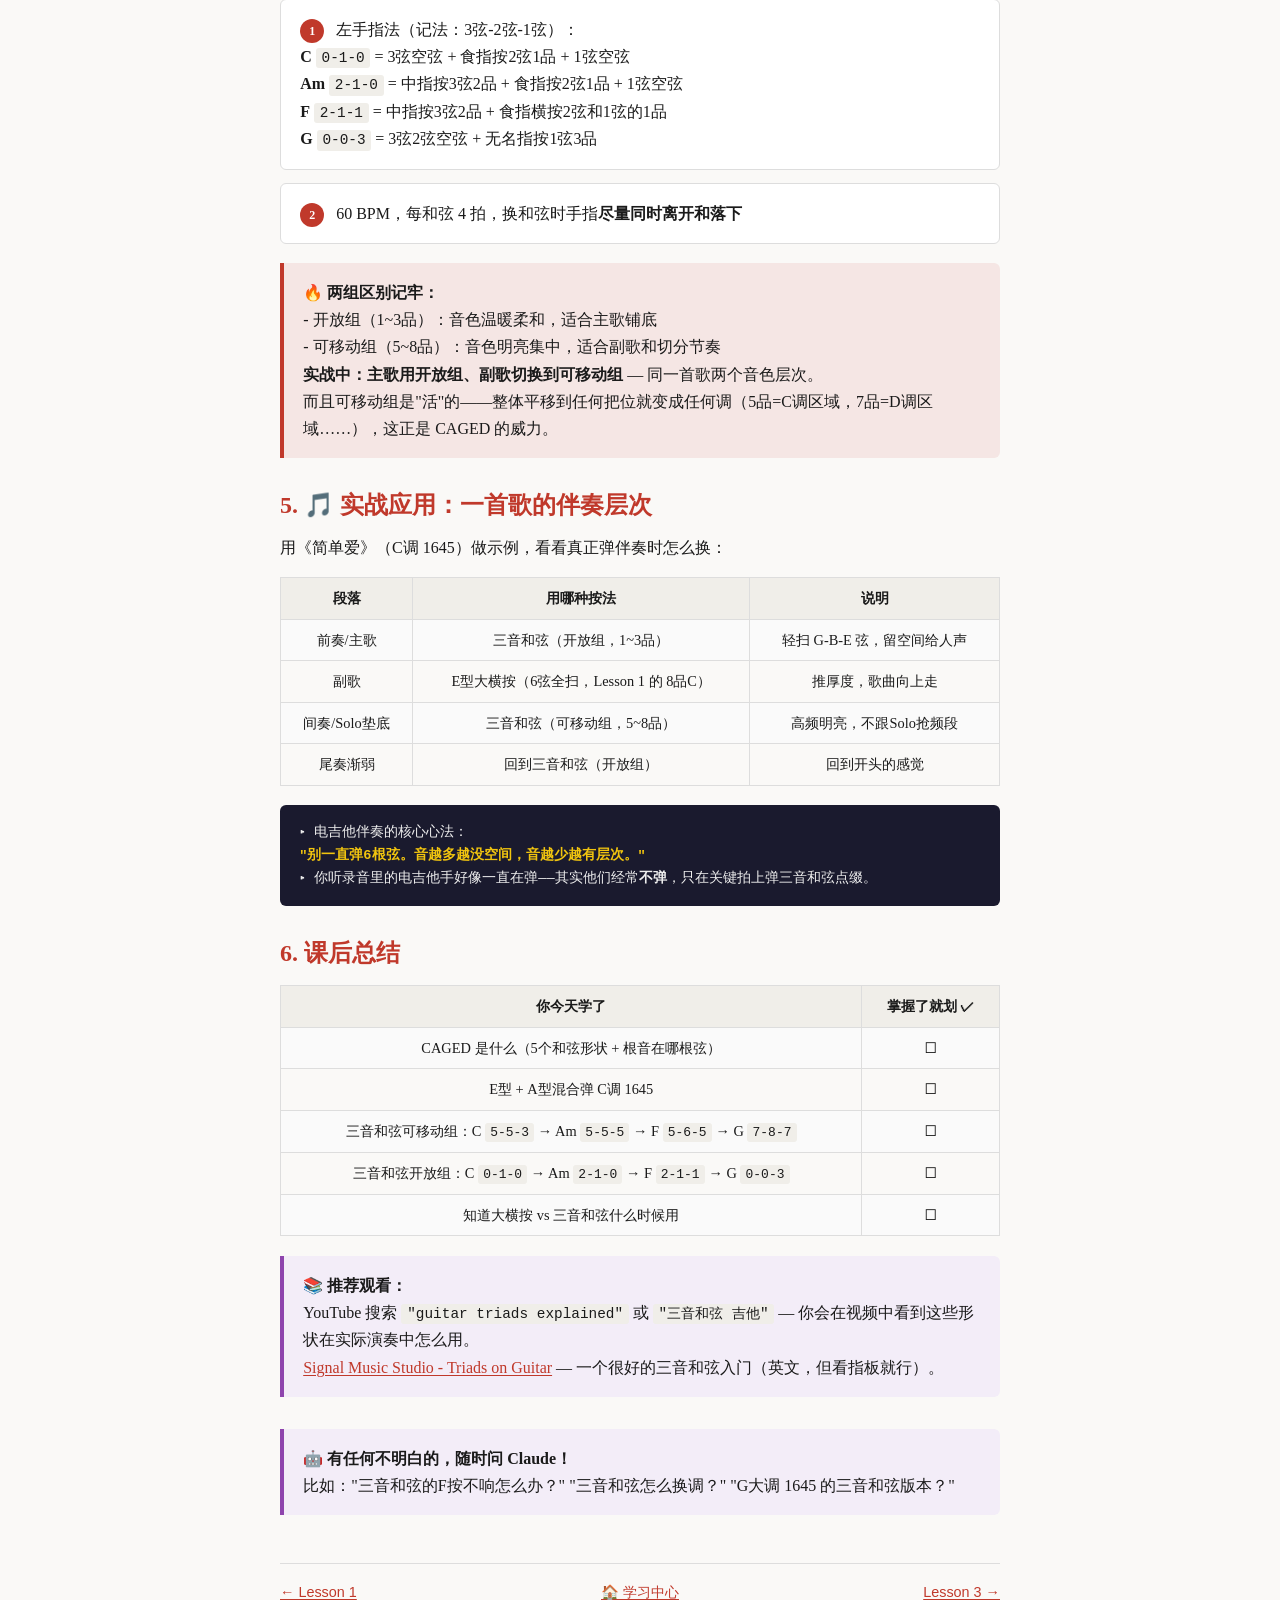
<file: lessons/0002-caged-san-yin-he-xian.html>
<!DOCTYPE html>
<html lang="zh-CN">
<head>
  <meta charset="UTF-8">
  <meta name="viewport" content="width=device-width, initial-scale=1.0">
  <title>Lesson 2: CAGED 系统与三音和弦 — 电吉他伴奏的核心布局</title>
  <link rel="stylesheet" href="../assets/style.css">
  <style>
    /* --- Fretboard diagram helpers --- */
    .fretboard-viz {
      display: flex;
      flex-direction: column;
      align-items: center;
      margin: 1.5rem 0;
      font-family: var(--font-mono);
      font-size: 0.8rem;
    }
    .fb-row {
      display: flex;
      align-items: center;
      height: 26px;
    }
    .fb-string-label {
      width: 20px;
      text-align: right;
      padding-right: 6px;
      color: #999;
      font-weight: 700;
      font-size: 0.65rem;
    }
    .fb-cell {
      width: 36px;
      height: 24px;
      display: flex;
      align-items: center;
      justify-content: center;
      position: relative;
      border-right: 1px solid #c9a87c;
    }
    .fb-cell.fret-marker::before {
      content: '•';
      position: absolute;
      bottom: 2px;
      font-size: 0.5rem;
      color: #8b6b40;
      opacity: 0.6;
    }
    .fb-note {
      display: inline-flex;
      width: 20px;
      height: 20px;
      border-radius: 50%;
      align-items: center;
      justify-content: center;
      font-size: 0.6rem;
      font-weight: 700;
      color: #fff;
      position: relative;
      z-index: 2;
    }
    .note-root { background: #e74c3c; }
    .note-3rd { background: #3498db; }
    .note-5th { background: #27ae60; }
    .note-other { background: #95a5a6; }

    .chord-block {
      display: inline-block;
      background: #2c3e50;
      color: #ecf0f1;
      padding: 0.8rem 1rem;
      border-radius: var(--radius);
      font-family: var(--font-mono);
      font-size: 0.85rem;
      line-height: 1.7;
      margin: 0.5rem 0;
    }
    .chord-block .r { color: #e74c3c; }
    .chord-block .b { color: #3498db; }
    .chord-block .g { color: #2ecc71; }

    .cage-diagram {
      display: flex;
      flex-wrap: wrap;
      gap: 0.8rem;
      justify-content: center;
      margin: 1rem 0;
    }
    .cage-box {
      background: #fff;
      border: 2px solid var(--border);
      border-radius: var(--radius);
      padding: 0.5rem 0.8rem;
      text-align: center;
      min-width: 70px;
    }
    .cage-box .shape {
      font-size: 1.5rem;
      font-weight: 800;
      display: block;
    }
    .cage-box .root {
      font-size: 0.7rem;
      color: var(--text-secondary);
    }
    .cage-box.c { border-color: #e74c3c; }
    .cage-box.a { border-color: #e67e22; }
    .cage-box.g { border-color: #f1c40f; }
    .cage-box.e { border-color: #2ecc71; }
    .cage-box.d { border-color: #3498db; }

    .voice-compare {
      display: flex;
      gap: 0.5rem;
      margin: 1rem 0;
      flex-wrap: wrap;
    }
    .voice-card {
      flex: 1;
      min-width: 120px;
      background: #fff;
      border: 1px solid var(--border);
      border-radius: var(--radius);
      padding: 0.6rem;
      text-align: center;
      font-size: 0.8rem;
    }
    .voice-card .label {
      font-weight: 700;
      display: block;
      margin-bottom: 0.3rem;
    }
    .voice-card .fret-label {
      font-family: var(--font-mono);
      font-size: 0.9rem;
      color: var(--accent);
    }
  </style>
</head>
<body>
  <div class="container">
    <h1>🎸 Lesson 2: CAGED 系统与三音和弦</h1>
    <p><em>你需要：一把调好音的电吉他 + 20分钟。建议已完成 Lesson 1 的 E型横按练习。</em></p>

    <div class="info-box">
      <strong>🎯 这节课结束后，你能做到：</strong>
      <ol>
        <li>理解 CAGED 系统的核心概念（5个形状在指板上跑）</li>
        <li>用三音和弦（Triads）在 D-G-B 弦上弹 1645</li>
        <li>知道什么时候用大横按、什么时候用三音和弦</li>
        <li>听到"电吉他味"的伴奏音色是什么、怎么弹出来</li>
      </ol>
    </div>

    <!-- ============= SECTION 1: CAGED ============= -->
    <h2>1. CAGED 系统——指板地图</h2>

    <p>CAGED 不是一个高深理论——它只是一个事实：<strong>所有和弦形状都来自你已知的五个开放和弦</strong>。</p>

    <div class="cage-diagram">
      <div class="cage-box c">
        <span class="shape" style="color:#e74c3c;">C</span>
        <span class="root">根音在5弦3品</span>
      </div>
      <div class="cage-box a">
        <span class="shape" style="color:#e67e22;">A</span>
        <span class="root">根音在5弦</span>
      </div>
      <div class="cage-box g">
        <span class="shape" style="color:#f1c40f;">G</span>
        <span class="root">根音在6弦3品</span>
      </div>
      <div class="cage-box e">
        <span class="shape" style="color:#2ecc71;">E</span>
        <span class="root">根音在6弦</span>
      </div>
      <div class="cage-box d">
        <span class="shape" style="color:#3498db;">D</span>
        <span class="root">根音在4弦</span>
      </div>
    </div>

    <p>上一课你练了 <strong>E型</strong> 和 <strong>Em型</strong> 大横按——恭喜，你已经用上 CAGED 了！E型 就是开放的 E 和弦形状平移到了任意把位。</p>

    <h3>CAGED 的核心理念</h3>
    <p>对于<strong>任何一个大调和弦</strong>（比如 C），你在指板上至少有<strong>五个不同的位置</strong>可以按出 C，分别对应 C-A-G-E-D 五个形状：</p>

    <table>
      <tr><th>形状</th><th>根音在哪根弦</th><th>C 和弦的位置</th><th>G 和弦的位置</th></tr>
      <tr><td><strong>C型</strong></td><td>5弦</td><td>开放 C（就是民谣的 C，5弦3品=C）</td><td>10品附近（5弦10品=G）— 很少用</td></tr>
      <tr><td><strong>A型</strong></td><td>5弦</td><td>3品横按（5弦3品=C）</td><td>10品横按（5弦10品=G）</td></tr>
      <tr><td><strong>G型</strong></td><td>6弦</td><td>8品附近 — 指法别扭，暂时跳过</td><td>开放 G（就是民谣的 G，6弦3品=G）</td></tr>
      <tr><td><strong>E型</strong></td><td>6弦</td><td>8品横按（上一课练的！6弦8品=C）</td><td>3品横按（6弦3品=G）</td></tr>
      <tr><td><strong>D型</strong></td><td>4弦</td><td>10品附近（4弦10品=C）</td><td>5品附近（4弦5品=G）</td></tr>
    </table>

    <div class="tip-box">
      <strong>💡 看规律：</strong>同一个和弦的五个形状，沿着指板从低品到高品依次是 C→A→G→E→D（循环）。<br>
      你只需要记住<strong>根音位置</strong>：6弦找E型/G型，5弦找A型/C型，4弦找D型。
    </div>

    <div class="tip-box">
      <strong>💡 你现在只需要记住 E 型和 A 型</strong>（因为它们的根音在6弦和5弦，最好找位置）。<br>
      CAGED 的完整力量——能够在<strong>任何把位找到同一个和弦</strong>——会在后面的课里慢慢展开。
    </div>

    <h3>1645 用 E 型 + A 型混合（上一课缺的补充）</h3>
    <p>上一课全部用了 E 型根音在6弦，但这样换把距离太大。试试<strong>E型 + A型混合</strong>，你会发现手移动得更少：</p>

    <table>
      <tr><th>级数</th><th>和弦</th><th>形状</th><th>把位</th><th>根音弦</th></tr>
      <tr>
        <td>Ⅰ</td><td>C</td><td><strong>A型</strong></td><td>3品</td><td>5弦3品 (C)</td>
      </tr>
      <tr>
        <td>Ⅵ</td><td>Am</td><td><strong>Am型</strong></td><td>开放把位</td><td>5弦空弦 (A) — 或者5品Em型/E型变体</td>
      </tr>
      <tr>
        <td>Ⅳ</td><td>F</td><td><strong>E型</strong></td><td>1品</td><td>6弦1品 (F)</td>
      </tr>
      <tr>
        <td>Ⅴ</td><td>G</td><td><strong>E型</strong></td><td>3品</td><td>6弦3品 (G)</td>
      </tr>
    </table>

    <p>移动路径：C(3品) → Am(开放) → F(1品) → G(3品)<br>
    看看——Am 到 F 只差 1品！比上一课的 5→1 近得多。</p>

    <!-- ============= SECTION 2: TRIADS ============= -->
    <h2>2. 🔥 三音和弦（Triads）— 电吉他的灵魂</h2>

    <p class="warning-box" style="border-color: #c0392b;">
      <strong>⚠️ 这是本节课最重要的概念。</strong> 专业吉他手伴奏时，80%的时间弹的不是6根弦的大横按——而是<strong>只弹3根弦的三音和弦</strong>。
    </p>

    <h3>为什么用电吉他弹三音和弦？</h3>
    <table>
      <tr><th></th><th>大横按（6弦）</th><th>三音和弦（3弦）</th></tr>
      <tr>
        <td><strong>音色</strong></td>
        <td>厚、满、覆盖整个频段</td>
        <td>清亮、集中、在乐队中"让得开"</td>
      </tr>
      <tr>
        <td><strong>适合</strong></td>
        <td>副歌高潮、只有一把吉他时</td>
        <td>主歌、有Bass/键盘时、节奏切分</td>
      </tr>
      <tr>
        <td><strong>换把速度</strong></td>
        <td>慢（6根弦要同时按准）</td>
        <td>快（3根弦，形状小）</td>
      </tr>
      <tr>
        <td><strong>华语流行场景</strong></td>
        <td>间奏、副歌强拍</td>
        <td>主歌铺底、riff、伴随solo</td>
      </tr>
    </table>

    <h3>三大三音和弦组</h3>
    <p>学习三音和弦需要分三组练（弦号约定：<strong>1弦=最细的e弦，6弦=最粗的E弦</strong>）。今天只练最重要的那一组：<strong>第一组（3-2-1弦 = G-B-e）</strong>。</p>

    <div class="cage-diagram">
      <div style="flex:1;min-width:150px;text-align:center;padding:0.8rem;background:#f0eee9;border-radius:var(--radius);">
        <strong style="color:#e74c3c;">第一组 ⭐</strong><br>
        <span style="font-family:var(--font-sans);font-size:0.85rem;">3-2-1弦 (G-B-e)<br>音区最高，最"闪"</span>
      </div>
      <div style="flex:1;min-width:150px;text-align:center;padding:0.8rem;background:#f0eee9;border-radius:var(--radius);">
        <strong>第二组</strong><br>
        <span style="font-family:var(--font-sans);font-size:0.85rem;">4-3-2弦 (D-G-B)<br>中间音区，饱满</span>
      </div>
      <div style="flex:1;min-width:150px;text-align:center;padding:0.8rem;background:#f0eee9;border-radius:var(--radius);">
        <strong>第三组</strong><br>
        <span style="font-family:var(--font-sans);font-size:0.85rem;">5-4-3弦 (A-D-G)<br>低音区，厚重</span>
      </div>
    </div>

    <!-- ============= SECTION 3: TRIAD SHAPES ============= -->
    <h2>3. 3-2-1 弦（G-B-e）上的三音和弦按法</h2>

    <p>在这三根弦上，每个三和弦有三种排列（转位）。<strong>今天不用背全部</strong>——先掌握下面两组 1645 专用按法。记谱方式：<code>(3弦品数 - 2弦品数 - 1弦品数)</code>。</p>

    <h3>可移动组：5品区域（最重要！）</h3>
    <table>
      <tr>
        <th>和弦</th>
        <th>品位<br>(3弦-2弦-1弦)</th>
        <th>三个音</th>
        <th>指法</th>
      </tr>
      <tr>
        <td><strong>C</strong></td>
        <td><code>5-5-3</code></td>
        <td>C - E - G</td>
        <td>无名指横压 3+2弦 5品，食指按 1弦 3品</td>
      </tr>
      <tr>
        <td><strong>Am</strong></td>
        <td><code>5-5-5</code></td>
        <td>C - E - A</td>
        <td>一个手指横按三根弦 5品——从 C 过来时无名指直接放平即可；单独弹用食指横按也行</td>
      </tr>
      <tr>
        <td><strong>F</strong></td>
        <td><code>5-6-5</code></td>
        <td>C - F - A</td>
        <td>食指横按三根弦 5品 + 无名指按 2弦 6品</td>
      </tr>
      <tr>
        <td><strong>G</strong></td>
        <td><code>7-8-7</code></td>
        <td>D - G - B</td>
        <td>食指横按三根弦 7品 + 无名指按 2弦 8品</td>
      </tr>
    </table>

    <pre>
             C       Am      F       G
1弦 (e)      3       5       5       7
2弦 (B)      5       5       6       8
3弦 (G)      5       5       5       7
        └── 全部集中在 3~8 品，换和弦几乎不用移动手 ──┘
    </pre>

    <div class="info-box">
      <strong>🎯 先别背——用手找到规律</strong><br>
      这个 C (5-5-3) 就是<strong>上一课 A型横按 C（3品）的最高三根弦</strong>：<br>
      A型 C 在 3品 = 5弦3品(C) + 4弦5品(G) + <strong>3弦5品(C) + 2弦5品(E) + 1弦3品(G)</strong>。<br>
      挡住低音两根弦，剩下的就是 C 三音和弦。Am (5-5-5) 同理——就是 Em型横按 Am（5品）的最高三根弦。<br>
      <strong>大横按去掉低音弦 = 三音和弦。</strong>F 和 G 来自 D型（以后会学），先把形状按熟。
    </div>

    <h3>开放组：1~3品（热身用）</h3>
    <table>
      <tr><th>和弦</th><th>品位<br>(3弦-2弦-1弦)</th><th>三个音</th><th>指法</th></tr>
      <tr><td><strong>C</strong></td><td><code>0-1-0</code></td><td>G - C - E</td><td>食指按 2弦1品，3弦和1弦空弦</td></tr>
      <tr><td><strong>Am</strong></td><td><code>2-1-0</code></td><td>A - C - E</td><td>中指按 3弦2品，食指按 2弦1品，1弦空弦</td></tr>
      <tr><td><strong>F</strong></td><td><code>2-1-1</code></td><td>A - C - F</td><td>食指横按 2+1弦 1品，中指按 3弦2品</td></tr>
      <tr><td><strong>G</strong></td><td><code>0-0-3</code></td><td>G - B - G</td><td>3弦2弦空弦，无名指按 1弦3品（根音+三音+根音，没有五音也很常用）</td></tr>
    </table>

    <pre>
             C       Am      F       G
1弦 (e)      0       0       1       3
2弦 (B)      1       1       1       0
3弦 (G)      0       2       2       0
    </pre>

    <div class="warning-box">
      <strong>⚠️ 只扫 1-2-3 弦！</strong> 右手拇指+食指（或拨片）只碰最高三根弦，4-5-6 弦要么不碰、要么用左手手指轻触消音。三音和弦一旦混进低音弦就"脏"了。
    </div>

    <!-- ============= SECTION 4: PRACTICE ============= -->
    <h2>4. 实操练习</h2>

    <h3>🎯 练习 A：可移动组 — 5品区域 1645</h3>
    <div class="exercise-step">
      <span class="step-num">1</span>
      <strong>节拍器 60 BPM</strong>
    </div>
    <div class="exercise-step">
      <span class="step-num">2</span>
      <strong>用拨片只扫 1-2-3 弦</strong> — 手腕小幅度、精准地扫最高三弦，不碰低音弦
    </div>
    <div class="exercise-step">
      <span class="step-num">3</span>
      <strong>弹 1645 循环：</strong><br>
      C <code>5-5-3</code> → Am <code>5-5-5</code> → F <code>5-6-5</code> → G <code>7-8-7</code>
    </div>
    <div class="exercise-step">
      <span class="step-num">4</span>
      <strong>目标：</strong>3个音同时响、干净。切换 C→Am→F 时手几乎不动（都在5品微调），F→G 整体平移2品
    </div>

    <pre>
C   5-5-3   (无名指横压3+2弦5品 + 食指按1弦3品)
 ↓  食指离开，无名指放平、横按三根弦5品
Am  5-5-5   (无名指一个手指横按5品三根弦!)
 ↓  改食指横按5品，无名指立起来按2弦6品
F   5-6-5   (食指横按5品三根弦 + 无名指2弦6品)
 ↓  整体上移2品，手型和F一模一样
G   7-8-7   (食指横按7品三根弦 + 无名指2弦8品)
    </pre>

    <div class="tip-box">
      <strong>🎸 听音色对比：</strong><br>
      先用大横按弹 C (8品) 扫6根弦，再用三音和弦弹 C (5-5-3) 扫3根弦。<br>
      注意三音和弦在音箱上"更亮、更清晰、更有空间感"——这就是电吉他伴奏的声音。
    </div>

    <h3>🎯 练习 B：开放组 — 1~3品热身版</h3>
    <p>这个练习集中在指板最前面，手最舒服——适合每天热身：</p>

    <div class="exercise-step">
      <span class="step-num">1</span>
      左手指法（记法：3弦-2弦-1弦）：<br>
      <strong>C</strong> <code>0-1-0</code> = 3弦空弦 + 食指按2弦1品 + 1弦空弦<br>
      <strong>Am</strong> <code>2-1-0</code> = 中指按3弦2品 + 食指按2弦1品 + 1弦空弦<br>
      <strong>F</strong> <code>2-1-1</code> = 中指按3弦2品 + 食指横按2弦和1弦的1品<br>
      <strong>G</strong> <code>0-0-3</code> = 3弦2弦空弦 + 无名指按1弦3品
    </div>
    <div class="exercise-step">
      <span class="step-num">2</span>
      60 BPM，每和弦 4 拍，换和弦时手指<strong>尽量同时离开和落下</strong>
    </div>

    <div class="info-box">
      <strong>🔥 两组区别记牢：</strong><br>
      - 开放组（1~3品）：音色温暖柔和，适合主歌铺底<br>
      - 可移动组（5~8品）：音色明亮集中，适合副歌和切分节奏<br>
      <strong>实战中：主歌用开放组、副歌切换到可移动组</strong> — 同一首歌两个音色层次。<br>
      而且可移动组是"活"的——整体平移到任何把位就变成任何调（5品=C调区域，7品=D调区域……），这正是 CAGED 的威力。
    </div>

    <!-- ============= SECTION 5: PUT IT TOGETHER ============= -->
    <h2>5. 🎵 实战应用：一首歌的伴奏层次</h2>

    <p>用《简单爱》（C调 1645）做示例，看看真正弹伴奏时怎么换：</p>

    <table>
      <tr><th>段落</th><th>用哪种按法</th><th>说明</th></tr>
      <tr>
        <td>前奏/主歌</td>
        <td>三音和弦（开放组，1~3品）</td>
        <td>轻扫 G-B-E 弦，留空间给人声</td>
      </tr>
      <tr>
        <td>副歌</td>
        <td>E型大横按（6弦全扫，Lesson 1 的 8品C）</td>
        <td>推厚度，歌曲向上走</td>
      </tr>
      <tr>
        <td>间奏/Solo垫底</td>
        <td>三音和弦（可移动组，5~8品）</td>
        <td>高频明亮，不跟Solo抢频段</td>
      </tr>
      <tr>
        <td>尾奏渐弱</td>
        <td>回到三音和弦（开放组）</td>
        <td>回到开头的感觉</td>
      </tr>
    </table>

    <div class="solo-tip">
      ▸ 电吉他伴奏的核心心法：<br>
      <span class="highlight">"别一直弹6根弦。音越多越没空间，音越少越有层次。"</span><br>
      ▸ 你听录音里的电吉他手好像一直在弹——其实他们经常<strong>不弹</strong>，只在关键拍上弹三音和弦点缀。
    </div>

    <!-- ============= SECTION 6: WRAP UP ============= -->
    <h2>6. 课后总结</h2>
    <table>
      <tr><th>你今天学了</th><th>掌握了就划 ✓</th></tr>
      <tr><td>CAGED 是什么（5个和弦形状 + 根音在哪根弦）</td><td>☐</td></tr>
      <tr><td>E型 + A型混合弹 C调 1645</td><td>☐</td></tr>
      <tr><td>三音和弦可移动组：C <code>5-5-3</code> → Am <code>5-5-5</code> → F <code>5-6-5</code> → G <code>7-8-7</code></td><td>☐</td></tr>
      <tr><td>三音和弦开放组：C <code>0-1-0</code> → Am <code>2-1-0</code> → F <code>2-1-1</code> → G <code>0-0-3</code></td><td>☐</td></tr>
      <tr><td>知道大横按 vs 三音和弦什么时候用</td><td>☐</td></tr>
    </table>

    <div class="tip-box" style="border-color: #8e44ad; background: #f3edf8;">
      <strong>📚 推荐观看：</strong><br>
      YouTube 搜索 <code>"guitar triads explained"</code> 或 <code>"三音和弦 吉他"</code> — 你会在视频中看到这些形状在实际演奏中怎么用。<br>
      <a href="https://www.youtube.com/watch?v=9M6BGR9OrnQ" target="_blank">Signal Music Studio - Triads on Guitar</a> — 一个很好的三音和弦入门（英文，但看指板就行）。
    </div>

    <div class="tip-box" style="margin-top: 2rem; border-color: #8e44ad; background: #f3edf8;">
      <strong>🤖 有任何不明白的，随时问 Claude！</strong><br>
      比如："三音和弦的F按不响怎么办？" "三音和弦怎么换调？" "G大调 1645 的三音和弦版本？"
    </div>

    <div class="lesson-nav">
      <a href="./0001-ji-shu-si-wei-yu-1645.html">← Lesson 1</a>
      <a href="../index.html">🏠 学习中心</a>
      <a href="./0003-he-xian-jin-xing-ku.html">Lesson 3 →</a>
    </div>
  </div>
</body>
</html>
</file>
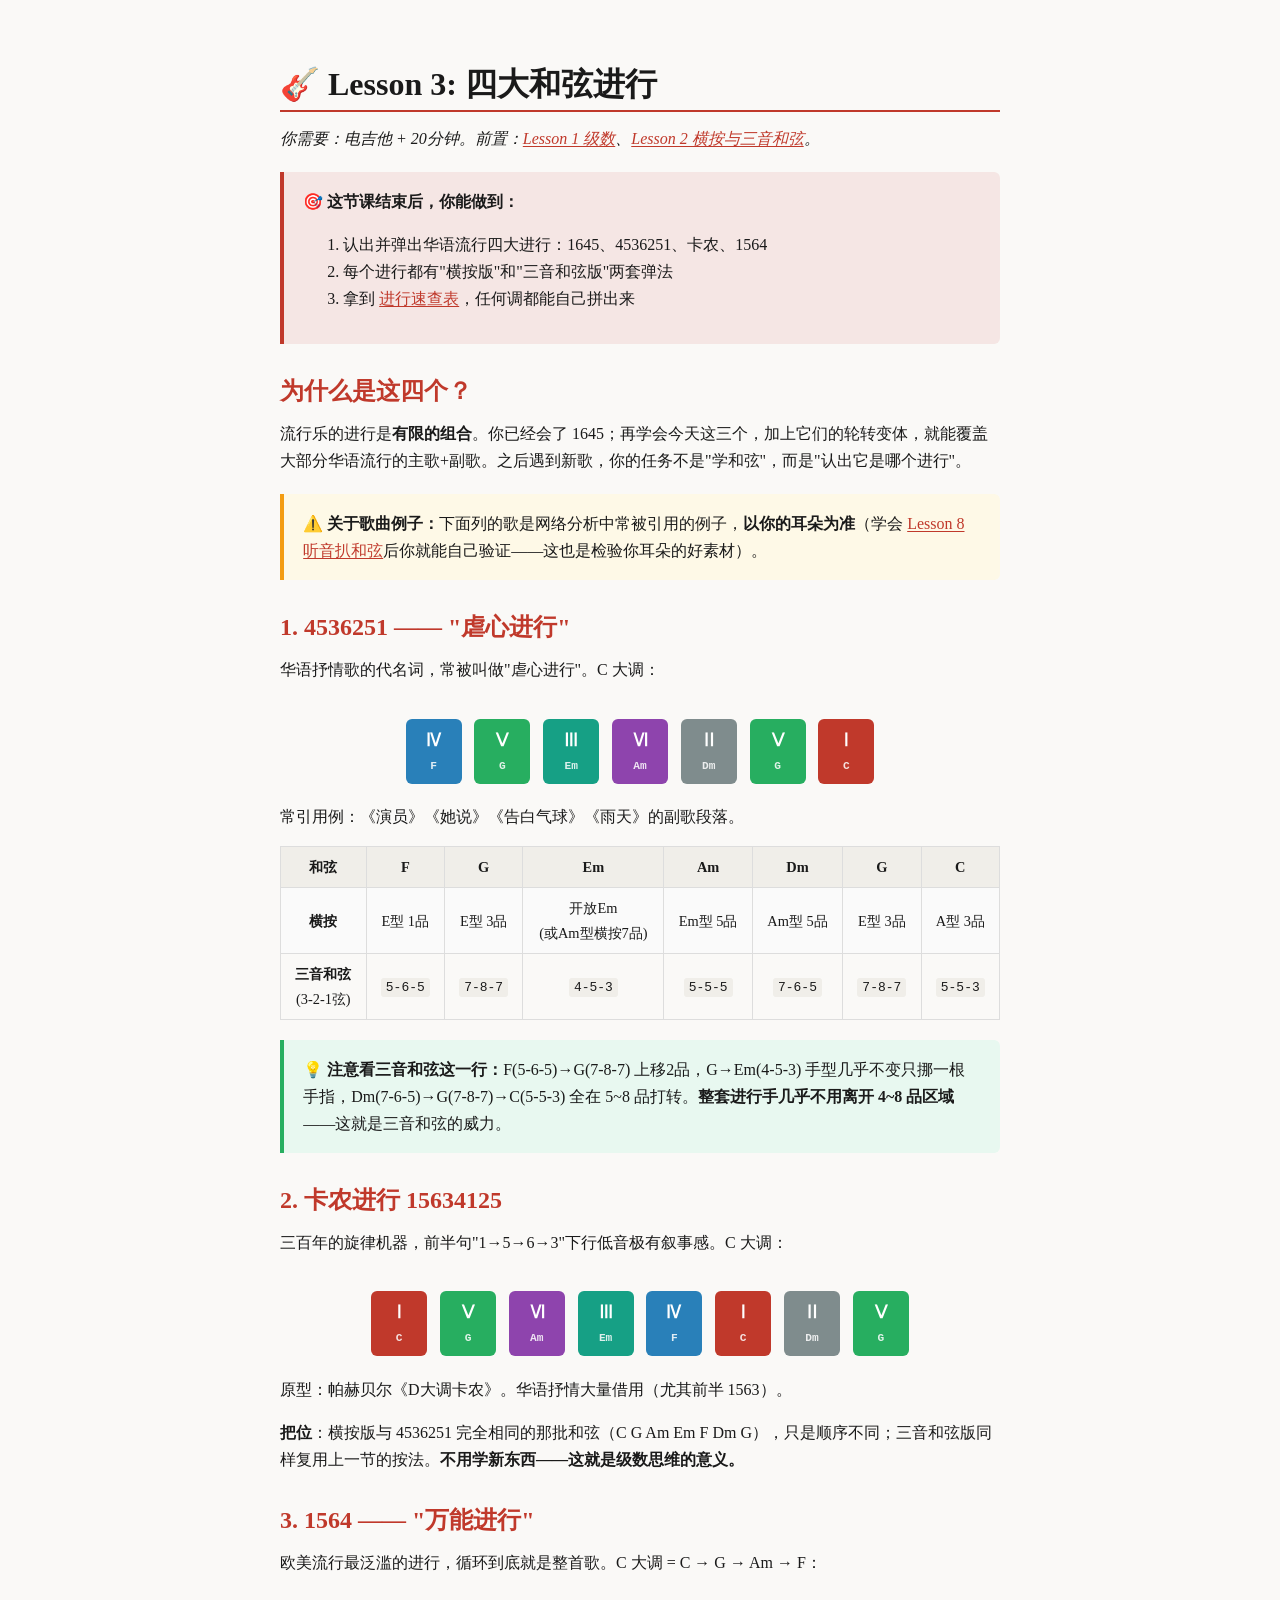
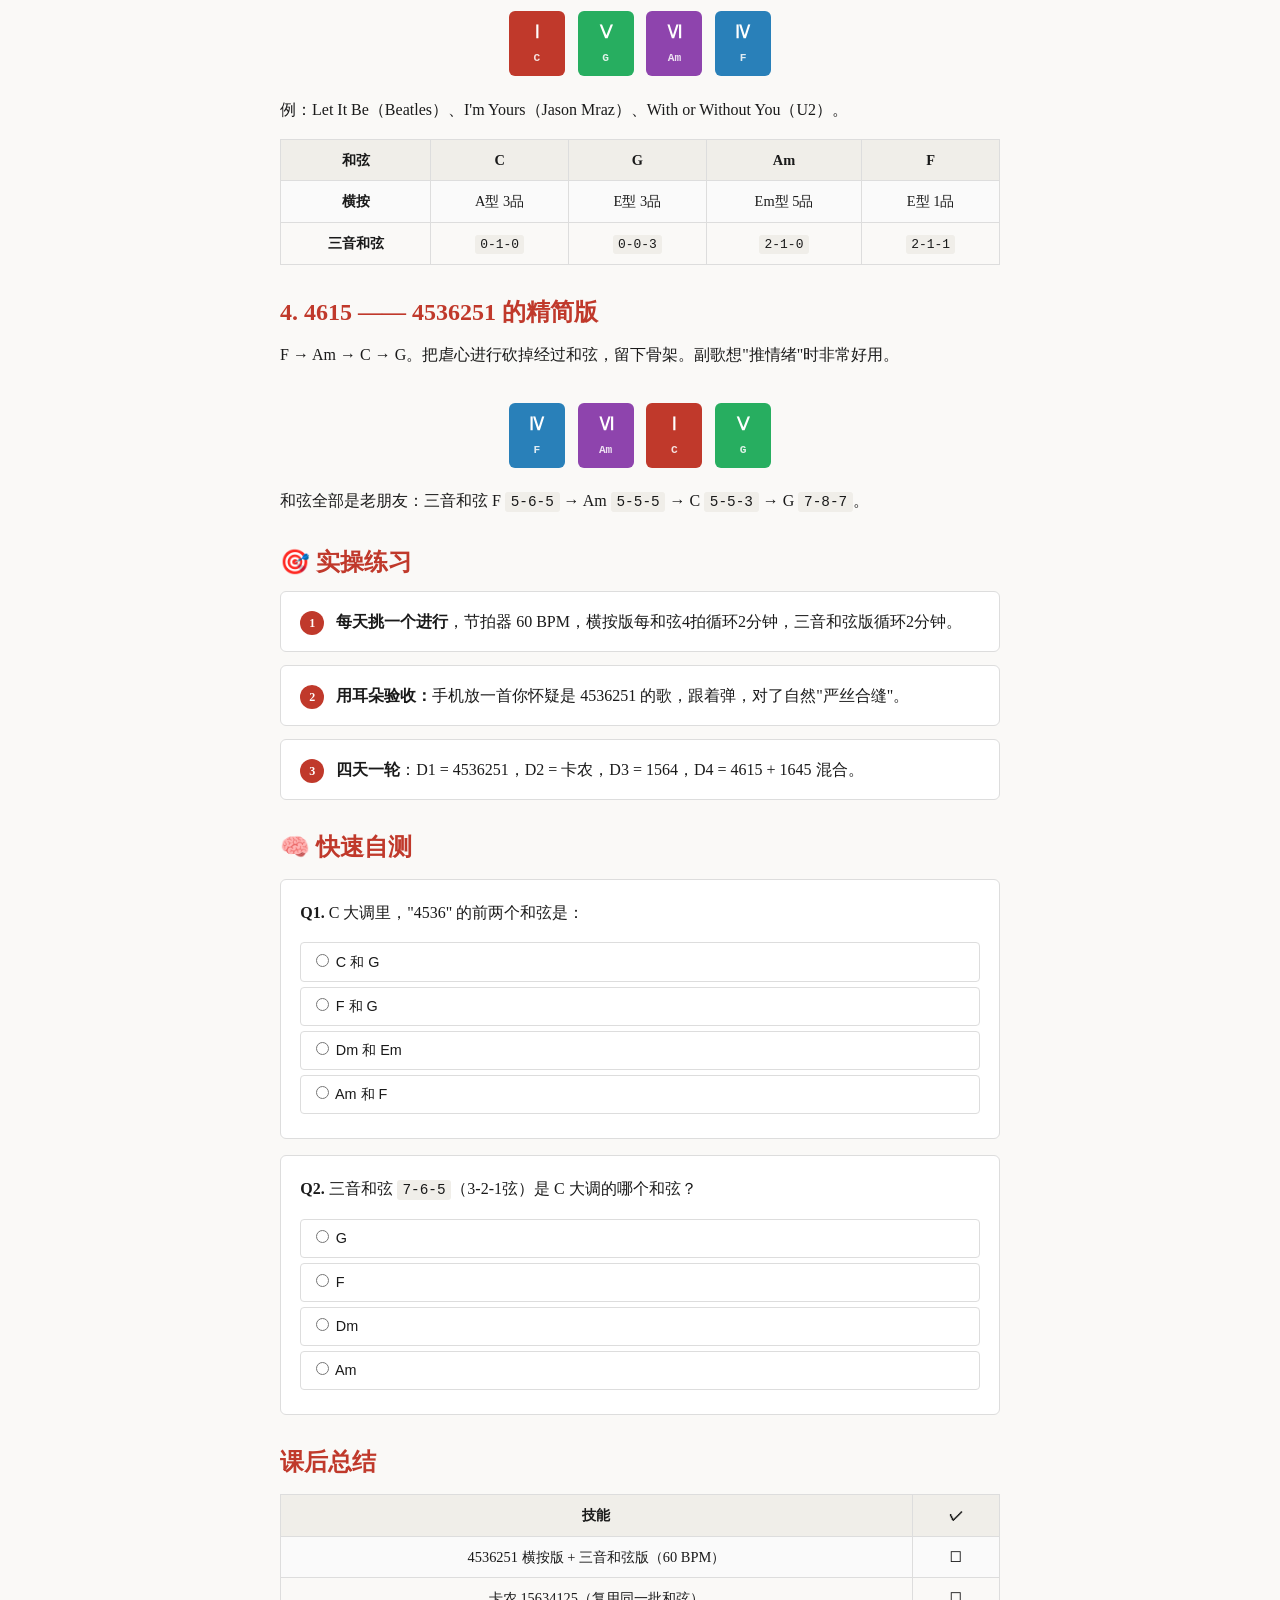
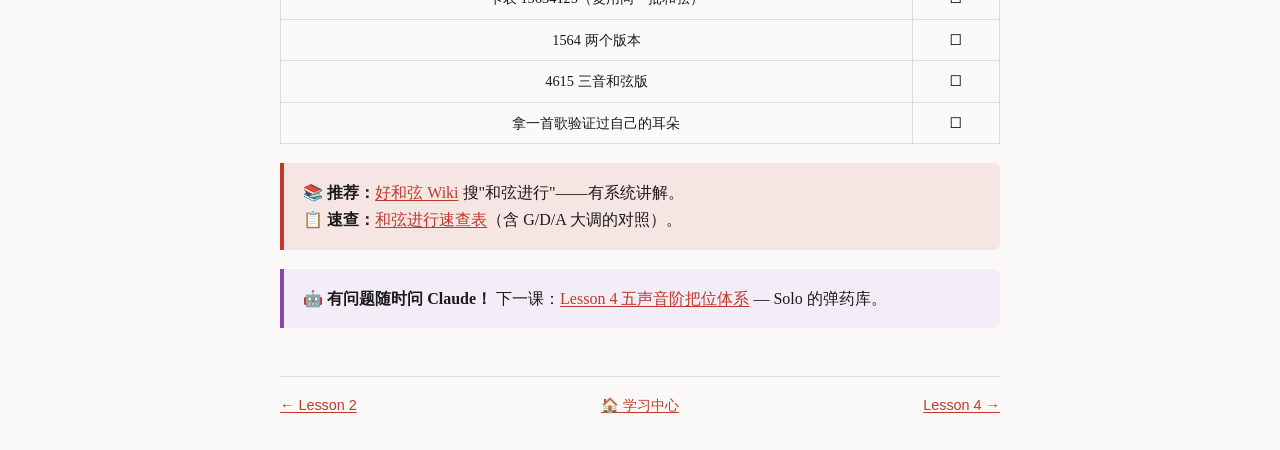
<file: lessons/0003-he-xian-jin-xing-ku.html>
<!DOCTYPE html>
<html lang="zh-CN">
<head>
  <meta charset="UTF-8">
  <meta name="viewport" content="width=device-width, initial-scale=1.0">
  <title>Lesson 3: 四大和弦进行 — 华语流行的骨架库</title>
  <link rel="stylesheet" href="../assets/style.css">
</head>
<body>
  <div class="container">
    <h1>🎸 Lesson 3: 四大和弦进行</h1>
    <p><em>你需要：电吉他 + 20分钟。前置：<a href="./0001-ji-shu-si-wei-yu-1645.html">Lesson 1 级数</a>、<a href="./0002-caged-san-yin-he-xian.html">Lesson 2 横按与三音和弦</a>。</em></p>

    <div class="info-box">
      <strong>🎯 这节课结束后，你能做到：</strong>
      <ol>
        <li>认出并弹出华语流行四大进行：1645、4536251、卡农、1564</li>
        <li>每个进行都有"横按版"和"三音和弦版"两套弹法</li>
        <li>拿到 <a href="../reference/chord-progressions.html">进行速查表</a>，任何调都能自己拼出来</li>
      </ol>
    </div>

    <h2>为什么是这四个？</h2>
    <p>流行乐的进行是<strong>有限的组合</strong>。你已经会了 1645；再学会今天这三个，加上它们的轮转变体，就能覆盖大部分华语流行的主歌+副歌。之后遇到新歌，你的任务不是"学和弦"，而是"认出它是哪个进行"。</p>

    <div class="warning-box">
      <strong>⚠️ 关于歌曲例子：</strong>下面列的歌是网络分析中常被引用的例子，<strong>以你的耳朵为准</strong>（学会 <a href="./0008-ting-yin-ba-he-xian.html">Lesson 8 听音扒和弦</a>后你就能自己验证——这也是检验你耳朵的好素材）。
    </div>

    <!-- ===== 4536251 ===== -->
    <h2>1. 4536251 —— "虐心进行"</h2>
    <p>华语抒情歌的代名词，常被叫做"虐心进行"。C 大调：</p>

    <div class="progression-diagram">
      <div class="prog-card" style="background:#2980b9;">Ⅳ<small>F</small></div>
      <div class="prog-card" style="background:#27ae60;">Ⅴ<small>G</small></div>
      <div class="prog-card" style="background:#16a085;">Ⅲ<small>Em</small></div>
      <div class="prog-card" style="background:#8e44ad;">Ⅵ<small>Am</small></div>
      <div class="prog-card" style="background:#7f8c8d;">Ⅱ<small>Dm</small></div>
      <div class="prog-card" style="background:#27ae60;">Ⅴ<small>G</small></div>
      <div class="prog-card">Ⅰ<small>C</small></div>
    </div>

    <p>常引用例：《演员》《她说》《告白气球》《雨天》的副歌段落。</p>

    <table>
      <tr><th>和弦</th><th>F</th><th>G</th><th>Em</th><th>Am</th><th>Dm</th><th>G</th><th>C</th></tr>
      <tr>
        <td><strong>横按</strong></td>
        <td>E型 1品</td><td>E型 3品</td><td>开放Em<br>(或Am型横按7品)</td><td>Em型 5品</td><td>Am型 5品</td><td>E型 3品</td><td>A型 3品</td>
      </tr>
      <tr>
        <td><strong>三音和弦</strong><br>(3-2-1弦)</td>
        <td><code>5-6-5</code></td><td><code>7-8-7</code></td><td><code>4-5-3</code></td><td><code>5-5-5</code></td><td><code>7-6-5</code></td><td><code>7-8-7</code></td><td><code>5-5-3</code></td>
      </tr>
    </table>

    <div class="tip-box">
      <strong>💡 注意看三音和弦这一行：</strong>F(5-6-5)→G(7-8-7) 上移2品，G→Em(4-5-3) 手型几乎不变只挪一根手指，Dm(7-6-5)→G(7-8-7)→C(5-5-3) 全在 5~8 品打转。<strong>整套进行手几乎不用离开 4~8 品区域</strong>——这就是三音和弦的威力。
    </div>

    <!-- ===== Canon ===== -->
    <h2>2. 卡农进行 15634125</h2>
    <p>三百年的旋律机器，前半句"1→5→6→3"下行低音极有叙事感。C 大调：</p>

    <div class="progression-diagram">
      <div class="prog-card">Ⅰ<small>C</small></div>
      <div class="prog-card" style="background:#27ae60;">Ⅴ<small>G</small></div>
      <div class="prog-card" style="background:#8e44ad;">Ⅵ<small>Am</small></div>
      <div class="prog-card" style="background:#16a085;">Ⅲ<small>Em</small></div>
      <div class="prog-card" style="background:#2980b9;">Ⅳ<small>F</small></div>
      <div class="prog-card">Ⅰ<small>C</small></div>
      <div class="prog-card" style="background:#7f8c8d;">Ⅱ<small>Dm</small></div>
      <div class="prog-card" style="background:#27ae60;">Ⅴ<small>G</small></div>
    </div>

    <p>原型：帕赫贝尔《D大调卡农》。华语抒情大量借用（尤其前半 1563）。</p>
    <p><strong>把位</strong>：横按版与 4536251 完全相同的那批和弦（C G Am Em F Dm G），只是顺序不同；三音和弦版同样复用上一节的按法。<strong>不用学新东西——这就是级数思维的意义。</strong></p>

    <!-- ===== 1564 ===== -->
    <h2>3. 1564 —— "万能进行"</h2>
    <p>欧美流行最泛滥的进行，循环到底就是整首歌。C 大调 = C → G → Am → F：</p>

    <div class="progression-diagram">
      <div class="prog-card">Ⅰ<small>C</small></div>
      <div class="prog-card" style="background:#27ae60;">Ⅴ<small>G</small></div>
      <div class="prog-card" style="background:#8e44ad;">Ⅵ<small>Am</small></div>
      <div class="prog-card" style="background:#2980b9;">Ⅳ<small>F</small></div>
    </div>

    <p>例：Let It Be（Beatles）、I'm Yours（Jason Mraz）、With or Without You（U2）。</p>

    <table>
      <tr><th>和弦</th><th>C</th><th>G</th><th>Am</th><th>F</th></tr>
      <tr>
        <td><strong>横按</strong></td>
        <td>A型 3品</td><td>E型 3品</td><td>Em型 5品</td><td>E型 1品</td>
      </tr>
      <tr>
        <td><strong>三音和弦</strong></td>
        <td><code>0-1-0</code></td><td><code>0-0-3</code></td><td><code>2-1-0</code></td><td><code>2-1-1</code></td>
      </tr>
    </table>

    <!-- ===== 4615 ===== -->
    <h2>4. 4615 —— 4536251 的精简版</h2>
    <p>F → Am → C → G。把虐心进行砍掉经过和弦，留下骨架。副歌想"推情绪"时非常好用。</p>

    <div class="progression-diagram">
      <div class="prog-card" style="background:#2980b9;">Ⅳ<small>F</small></div>
      <div class="prog-card" style="background:#8e44ad;">Ⅵ<small>Am</small></div>
      <div class="prog-card">Ⅰ<small>C</small></div>
      <div class="prog-card" style="background:#27ae60;">Ⅴ<small>G</small></div>
    </div>

    <p>和弦全部是老朋友：三音和弦 F <code>5-6-5</code> → Am <code>5-5-5</code> → C <code>5-5-3</code> → G <code>7-8-7</code>。</p>

    <!-- ===== PRACTICE ===== -->
    <h2>🎯 实操练习</h2>

    <div class="exercise-step">
      <span class="step-num">1</span>
      <strong>每天挑一个进行</strong>，节拍器 60 BPM，横按版每和弦4拍循环2分钟，三音和弦版循环2分钟。
    </div>
    <div class="exercise-step">
      <span class="step-num">2</span>
      <strong>用耳朵验收：</strong>手机放一首你怀疑是 4536251 的歌，跟着弹，对了自然"严丝合缝"。
    </div>
    <div class="exercise-step">
      <span class="step-num">3</span>
      <strong>四天一轮</strong>：D1 = 4536251，D2 = 卡农，D3 = 1564，D4 = 4615 + 1645 混合。
    </div>

    <h2>🧠 快速自测</h2>
    <div class="quiz-question" data-answer="2">
      <p><strong>Q1.</strong> C 大调里，"4536" 的前两个和弦是：</p>
      <ul class="quiz-options">
        <li><label><input type="radio"> <span>C 和 G</span></label></li>
        <li><label><input type="radio"> <span>F 和 G</span></label></li>
        <li><label><input type="radio"> <span>Dm 和 Em</span></label></li>
        <li><label><input type="radio"> <span>Am 和 F</span></label></li>
      </ul>
      <div class="quiz-feedback" data-for="correct">✓ 4=Ⅳ级=F，5=Ⅴ级=G。级数直接翻译成和弦。</div>
      <div class="quiz-feedback" data-for="wrong">✗ 再想想：4 = 第Ⅳ级 = F，5 = 第Ⅴ级 = G。</div>
    </div>

    <div class="quiz-question" data-answer="3">
      <p><strong>Q2.</strong> 三音和弦 <code>7-6-5</code>（3-2-1弦）是 C 大调的哪个和弦？</p>
      <ul class="quiz-options">
        <li><label><input type="radio"> <span>G</span></label></li>
        <li><label><input type="radio"> <span>F</span></label></li>
        <li><label><input type="radio"> <span>Dm</span></label></li>
        <li><label><input type="radio"> <span>Am</span></label></li>
      </ul>
      <div class="quiz-feedback" data-for="correct">✓ 3弦7品=D，2弦6品=F，1弦5品=A → D-F-A = Dm。查表习惯：<a href="../reference/fretboard-notes.html">指板音名表</a>。</div>
      <div class="quiz-feedback" data-for="wrong">✗ 逐弦查音名：3弦7品=D，2弦6品=F，1弦5品=A → D-F-A = Dm。</div>
    </div>

    <h2>课后总结</h2>
    <table>
      <tr><th>技能</th><th>✓</th></tr>
      <tr><td>4536251 横按版 + 三音和弦版（60 BPM）</td><td>☐</td></tr>
      <tr><td>卡农 15634125（复用同一批和弦）</td><td>☐</td></tr>
      <tr><td>1564 两个版本</td><td>☐</td></tr>
      <tr><td>4615 三音和弦版</td><td>☐</td></tr>
      <tr><td>拿一首歌验证过自己的耳朵</td><td>☐</td></tr>
    </table>

    <div class="info-box">
      <strong>📚 推荐：</strong><a href="https://wiki.nicechord.com/" target="_blank">好和弦 Wiki</a> 搜"和弦进行"——有系统讲解。<br>
      <strong>📋 速查：</strong><a href="../reference/chord-progressions.html">和弦进行速查表</a>（含 G/D/A 大调的对照）。
    </div>

    <div class="tip-box" style="border-color:#8e44ad;background:#f3edf8;">
      <strong>🤖 有问题随时问 Claude！</strong> 下一课：<a href="./0004-wu-sheng-yin-jie-ba-wei.html">Lesson 4 五声音阶把位体系</a> — Solo 的弹药库。
    </div>

    <div class="lesson-nav">
      <a href="./0002-caged-san-yin-he-xian.html">← Lesson 2</a>
      <a href="../index.html">🏠 学习中心</a>
      <a href="./0004-wu-sheng-yin-jie-ba-wei.html">Lesson 4 →</a>
    </div>
  </div>
  <script src="../assets/quiz.js"></script>
</body>
</html>
</file>
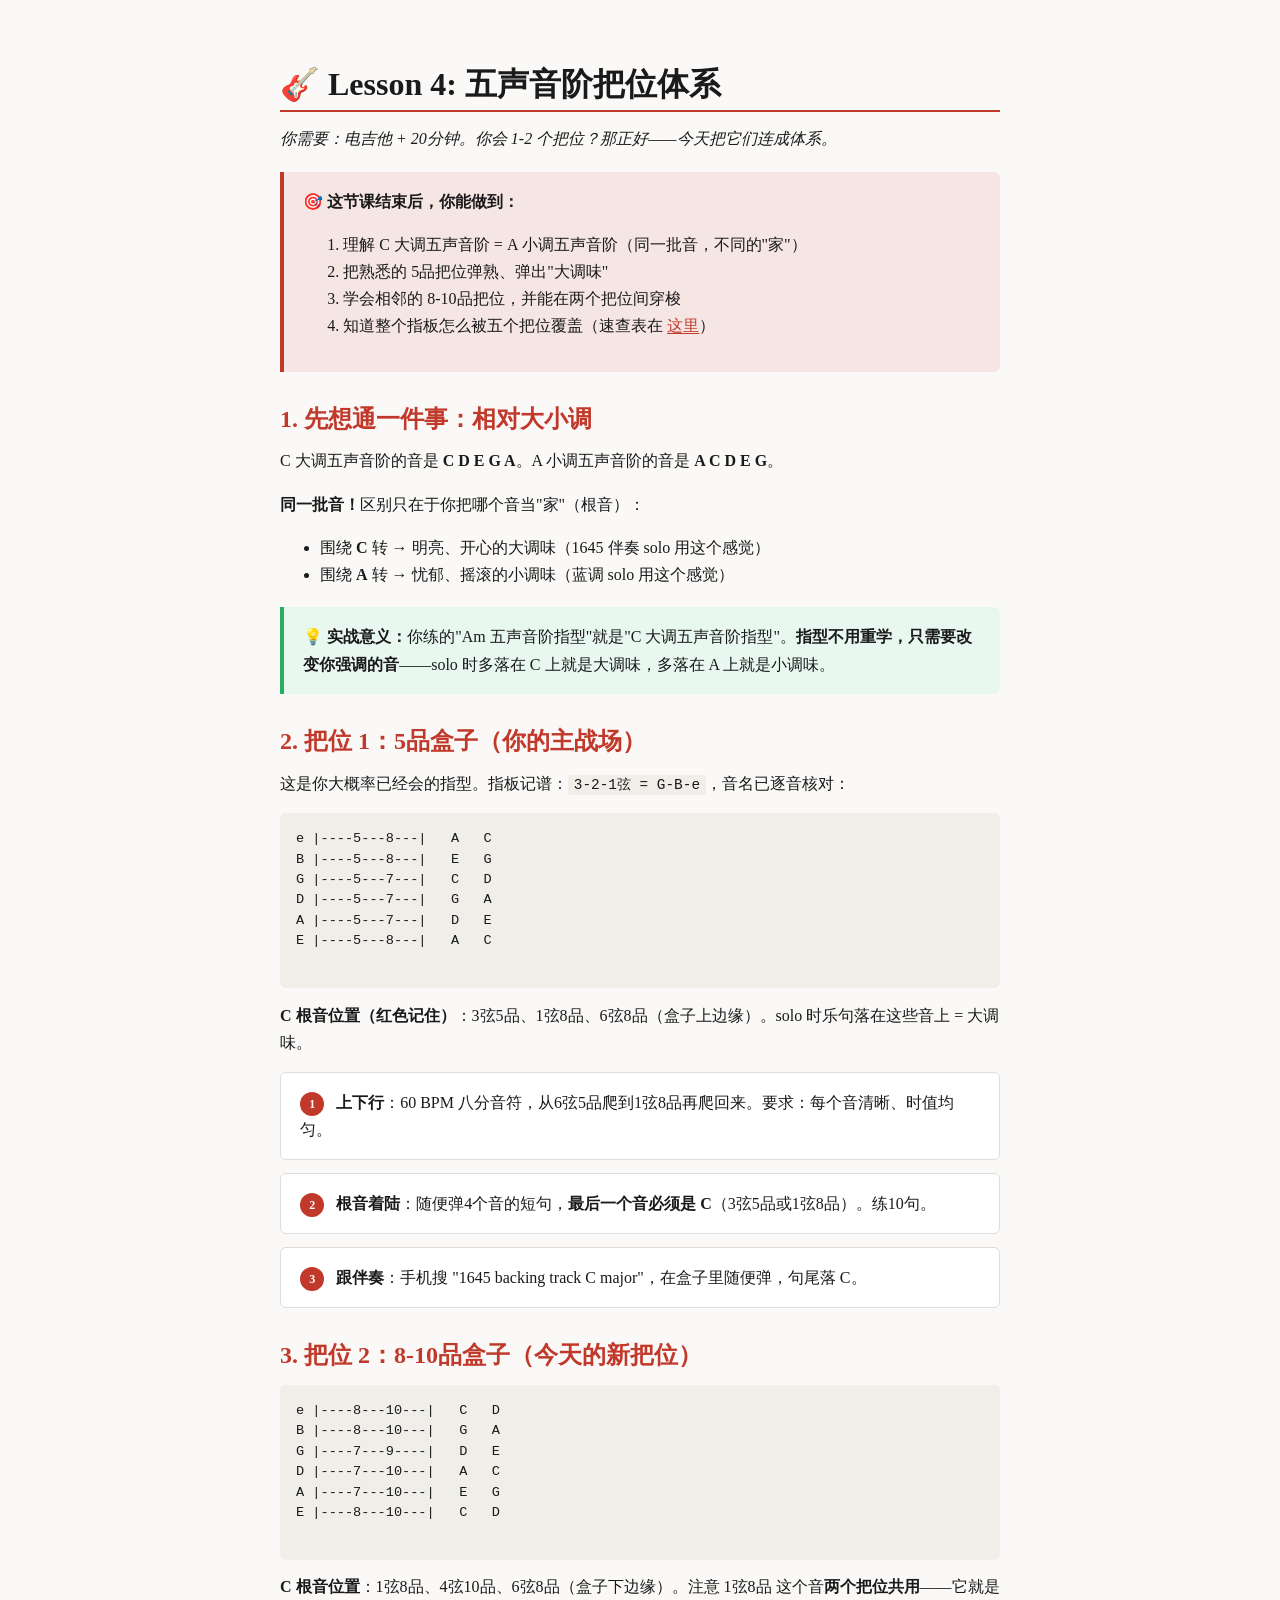
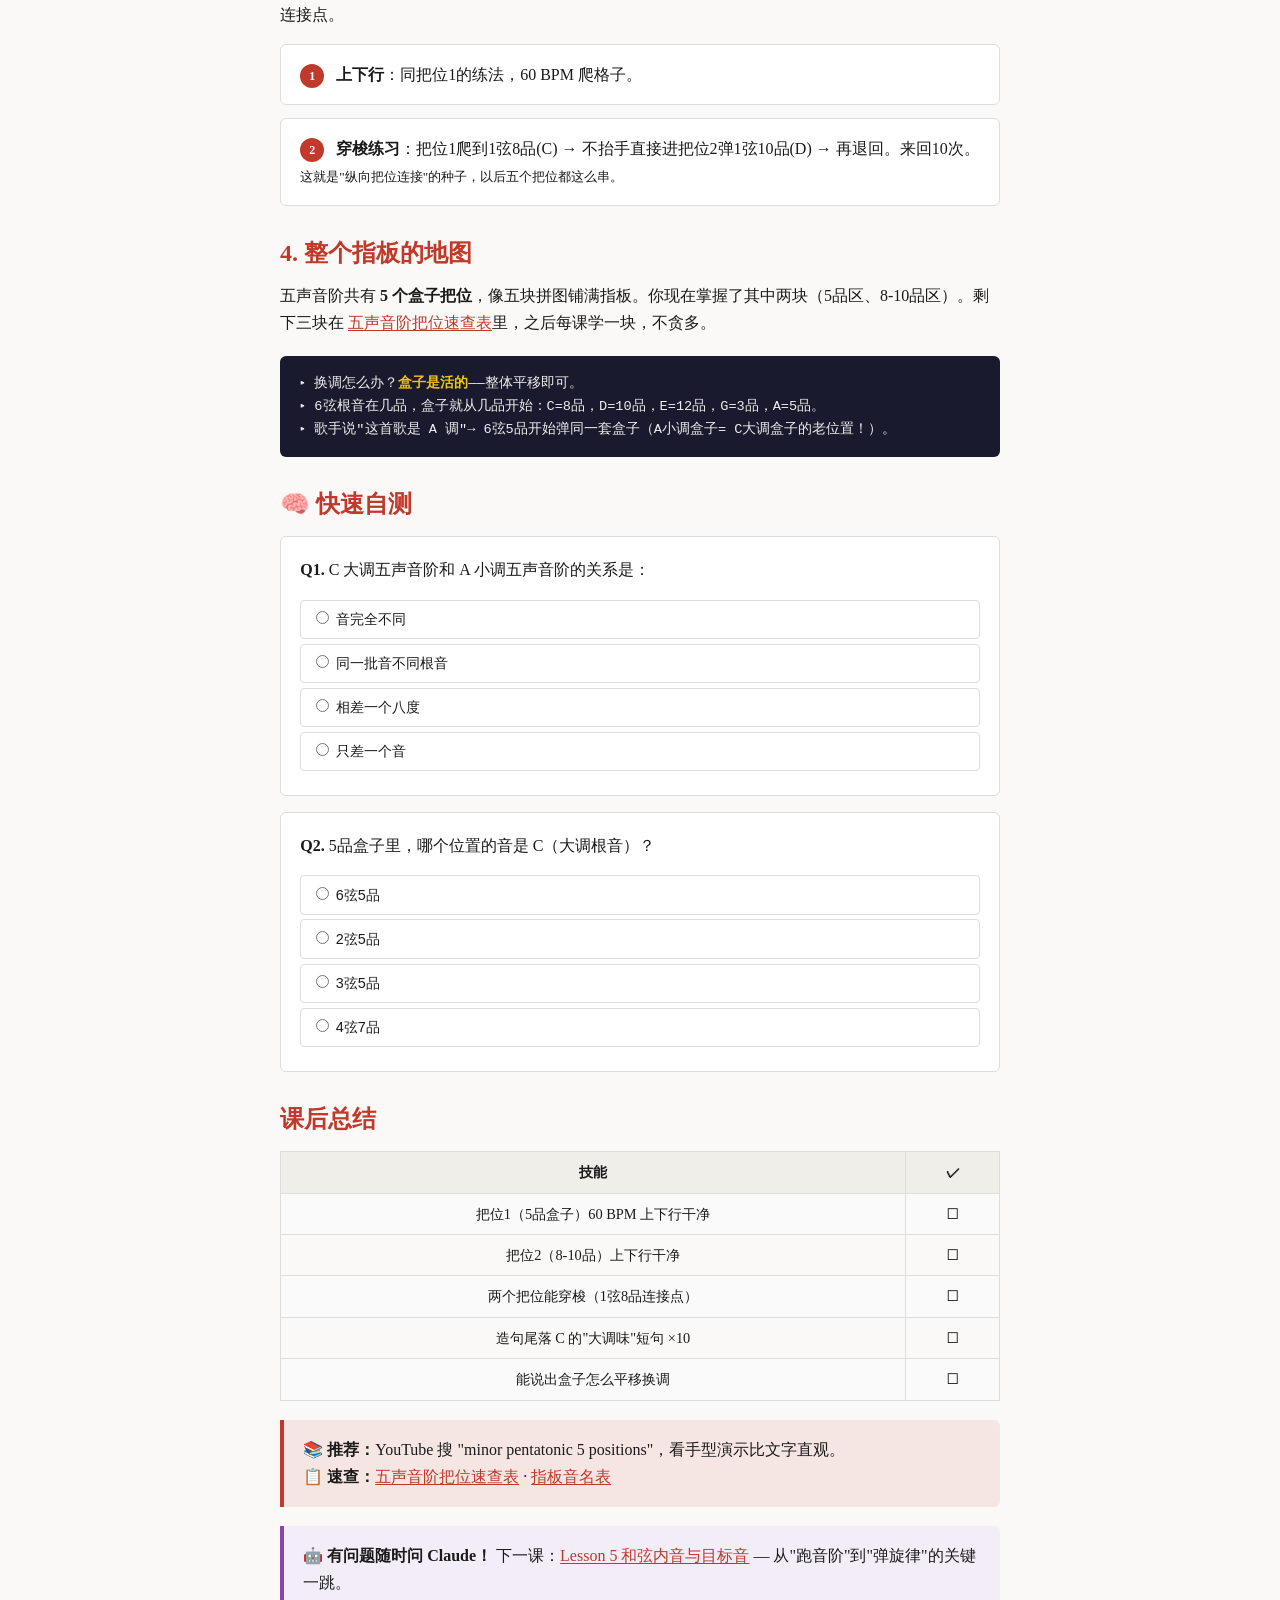
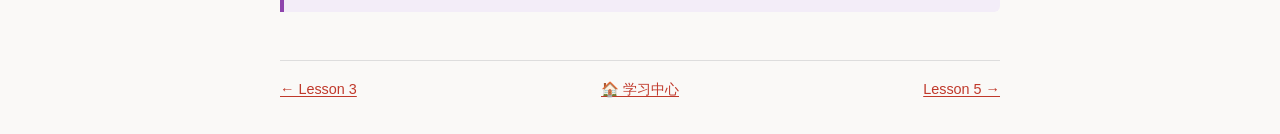
<file: lessons/0004-wu-sheng-yin-jie-ba-wei.html>
<!DOCTYPE html>
<html lang="zh-CN">
<head>
  <meta charset="UTF-8">
  <meta name="viewport" content="width=device-width, initial-scale=1.0">
  <title>Lesson 4: 五声音阶把位体系 — Solo 的弹药库</title>
  <link rel="stylesheet" href="../assets/style.css">
</head>
<body>
  <div class="container">
    <h1>🎸 Lesson 4: 五声音阶把位体系</h1>
    <p><em>你需要：电吉他 + 20分钟。你会 1-2 个把位？那正好——今天把它们连成体系。</em></p>

    <div class="info-box">
      <strong>🎯 这节课结束后，你能做到：</strong>
      <ol>
        <li>理解 C 大调五声音阶 = A 小调五声音阶（同一批音，不同的"家"）</li>
        <li>把熟悉的 5品把位弹熟、弹出"大调味"</li>
        <li>学会相邻的 8-10品把位，并能在两个把位间穿梭</li>
        <li>知道整个指板怎么被五个把位覆盖（速查表在 <a href="../reference/pentatonic-positions.html">这里</a>）</li>
      </ol>
    </div>

    <h2>1. 先想通一件事：相对大小调</h2>
    <p>C 大调五声音阶的音是 <strong>C D E G A</strong>。A 小调五声音阶的音是 <strong>A C D E G</strong>。</p>
    <p><strong>同一批音！</strong>区别只在于你把哪个音当"家"（根音）：</p>
    <ul>
      <li>围绕 <strong>C</strong> 转 → 明亮、开心的大调味（1645 伴奏 solo 用这个感觉）</li>
      <li>围绕 <strong>A</strong> 转 → 忧郁、摇滚的小调味（蓝调 solo 用这个感觉）</li>
    </ul>
    <div class="tip-box">
      <strong>💡 实战意义：</strong>你练的"Am 五声音阶指型"就是"C 大调五声音阶指型"。<strong>指型不用重学，只需要改变你强调的音</strong>——solo 时多落在 C 上就是大调味，多落在 A 上就是小调味。
    </div>

    <h2>2. 把位 1：5品盒子（你的主战场）</h2>
    <p>这是你大概率已经会的指型。指板记谱：<code>3-2-1弦 = G-B-e</code>，音名已逐音核对：</p>
    <pre>
e |----5---8---|   A   C
B |----5---8---|   E   G
G |----5---7---|   C   D
D |----5---7---|   G   A
A |----5---7---|   D   E
E |----5---8---|   A   C
    </pre>
    <p><strong>C 根音位置（红色记住）</strong>：3弦5品、1弦8品、6弦8品（盒子上边缘）。solo 时乐句落在这些音上 = 大调味。</p>

    <div class="exercise-step">
      <span class="step-num">1</span>
      <strong>上下行</strong>：60 BPM 八分音符，从6弦5品爬到1弦8品再爬回来。要求：每个音清晰、时值均匀。
    </div>
    <div class="exercise-step">
      <span class="step-num">2</span>
      <strong>根音着陆</strong>：随便弹4个音的短句，<strong>最后一个音必须是 C</strong>（3弦5品或1弦8品）。练10句。
    </div>
    <div class="exercise-step">
      <span class="step-num">3</span>
      <strong>跟伴奏</strong>：手机搜 "1645 backing track C major"，在盒子里随便弹，句尾落 C。
    </div>

    <h2>3. 把位 2：8-10品盒子（今天的新把位）</h2>
    <pre>
e |----8---10---|   C   D
B |----8---10---|   G   A
G |----7---9----|   D   E
D |----7---10---|   A   C
A |----7---10---|   E   G
E |----8---10---|   C   D
    </pre>
    <p><strong>C 根音位置</strong>：1弦8品、4弦10品、6弦8品（盒子下边缘）。注意 1弦8品 这个音<strong>两个把位共用</strong>——它就是连接点。</p>

    <div class="exercise-step">
      <span class="step-num">1</span>
      <strong>上下行</strong>：同把位1的练法，60 BPM 爬格子。
    </div>
    <div class="exercise-step">
      <span class="step-num">2</span>
      <strong>穿梭练习</strong>：把位1爬到1弦8品(C) → 不抬手直接进把位2弹1弦10品(D) → 再退回。来回10次。<br>
      <small>这就是"纵向把位连接"的种子，以后五个把位都这么串。</small>
    </div>

    <h2>4. 整个指板的地图</h2>
    <p>五声音阶共有 <strong>5 个盒子把位</strong>，像五块拼图铺满指板。你现在掌握了其中两块（5品区、8-10品区）。剩下三块在 <a href="../reference/pentatonic-positions.html">五声音阶把位速查表</a>里，之后每课学一块，不贪多。</p>

    <div class="solo-tip">
      ▸ 换调怎么办？<span class="highlight">盒子是活的</span>——整体平移即可。<br>
      ▸ 6弦根音在几品，盒子就从几品开始：C=8品，D=10品，E=12品，G=3品，A=5品。<br>
      ▸ 歌手说"这首歌是 A 调"→ 6弦5品开始弹同一套盒子（A小调盒子= C大调盒子的老位置！）。
    </div>

    <h2>🧠 快速自测</h2>
    <div class="quiz-question" data-answer="2">
      <p><strong>Q1.</strong> C 大调五声音阶和 A 小调五声音阶的关系是：</p>
      <ul class="quiz-options">
        <li><label><input type="radio"> <span>音完全不同</span></label></li>
        <li><label><input type="radio"> <span>同一批音不同根音</span></label></li>
        <li><label><input type="radio"> <span>相差一个八度</span></label></li>
        <li><label><input type="radio"> <span>只差一个音</span></label></li>
      </ul>
      <div class="quiz-feedback" data-for="correct">✓ 都是 C D E G A 五个音，"家"不同而已。</div>
      <div class="quiz-feedback" data-for="wrong">✗ 数一数：C大调五声 = C D E G A；A小调五声 = A C D E G。完全相同。</div>
    </div>

    <div class="quiz-question" data-answer="3">
      <p><strong>Q2.</strong> 5品盒子里，哪个位置的音是 C（大调根音）？</p>
      <ul class="quiz-options">
        <li><label><input type="radio"> <span>6弦5品</span></label></li>
        <li><label><input type="radio"> <span>2弦5品</span></label></li>
        <li><label><input type="radio"> <span>3弦5品</span></label></li>
        <li><label><input type="radio"> <span>4弦7品</span></label></li>
      </ul>
      <div class="quiz-feedback" data-for="correct">✓ 3弦5品=C。另外两个C在1弦8品和6弦8品。</div>
      <div class="quiz-feedback" data-for="wrong">✗ 6弦5品=A，2弦5品=E，4弦7品=A。3弦5品才是C。</div>
    </div>

    <h2>课后总结</h2>
    <table>
      <tr><th>技能</th><th>✓</th></tr>
      <tr><td>把位1（5品盒子）60 BPM 上下行干净</td><td>☐</td></tr>
      <tr><td>把位2（8-10品）上下行干净</td><td>☐</td></tr>
      <tr><td>两个把位能穿梭（1弦8品连接点）</td><td>☐</td></tr>
      <tr><td>造句尾落 C 的"大调味"短句 ×10</td><td>☐</td></tr>
      <tr><td>能说出盒子怎么平移换调</td><td>☐</td></tr>
    </table>

    <div class="info-box">
      <strong>📚 推荐：</strong>YouTube 搜 "minor pentatonic 5 positions"，看手型演示比文字直观。<br>
      <strong>📋 速查：</strong><a href="../reference/pentatonic-positions.html">五声音阶把位速查表</a> · <a href="../reference/fretboard-notes.html">指板音名表</a>
    </div>

    <div class="tip-box" style="border-color:#8e44ad;background:#f3edf8;">
      <strong>🤖 有问题随时问 Claude！</strong> 下一课：<a href="./0005-he-xian-nei-yin-mu-biao-yin.html">Lesson 5 和弦内音与目标音</a> — 从"跑音阶"到"弹旋律"的关键一跳。
    </div>

    <div class="lesson-nav">
      <a href="./0003-he-xian-jin-xing-ku.html">← Lesson 3</a>
      <a href="../index.html">🏠 学习中心</a>
      <a href="./0005-he-xian-nei-yin-mu-biao-yin.html">Lesson 5 →</a>
    </div>
  </div>
  <script src="../assets/quiz.js"></script>
</body>
</html>
</file>
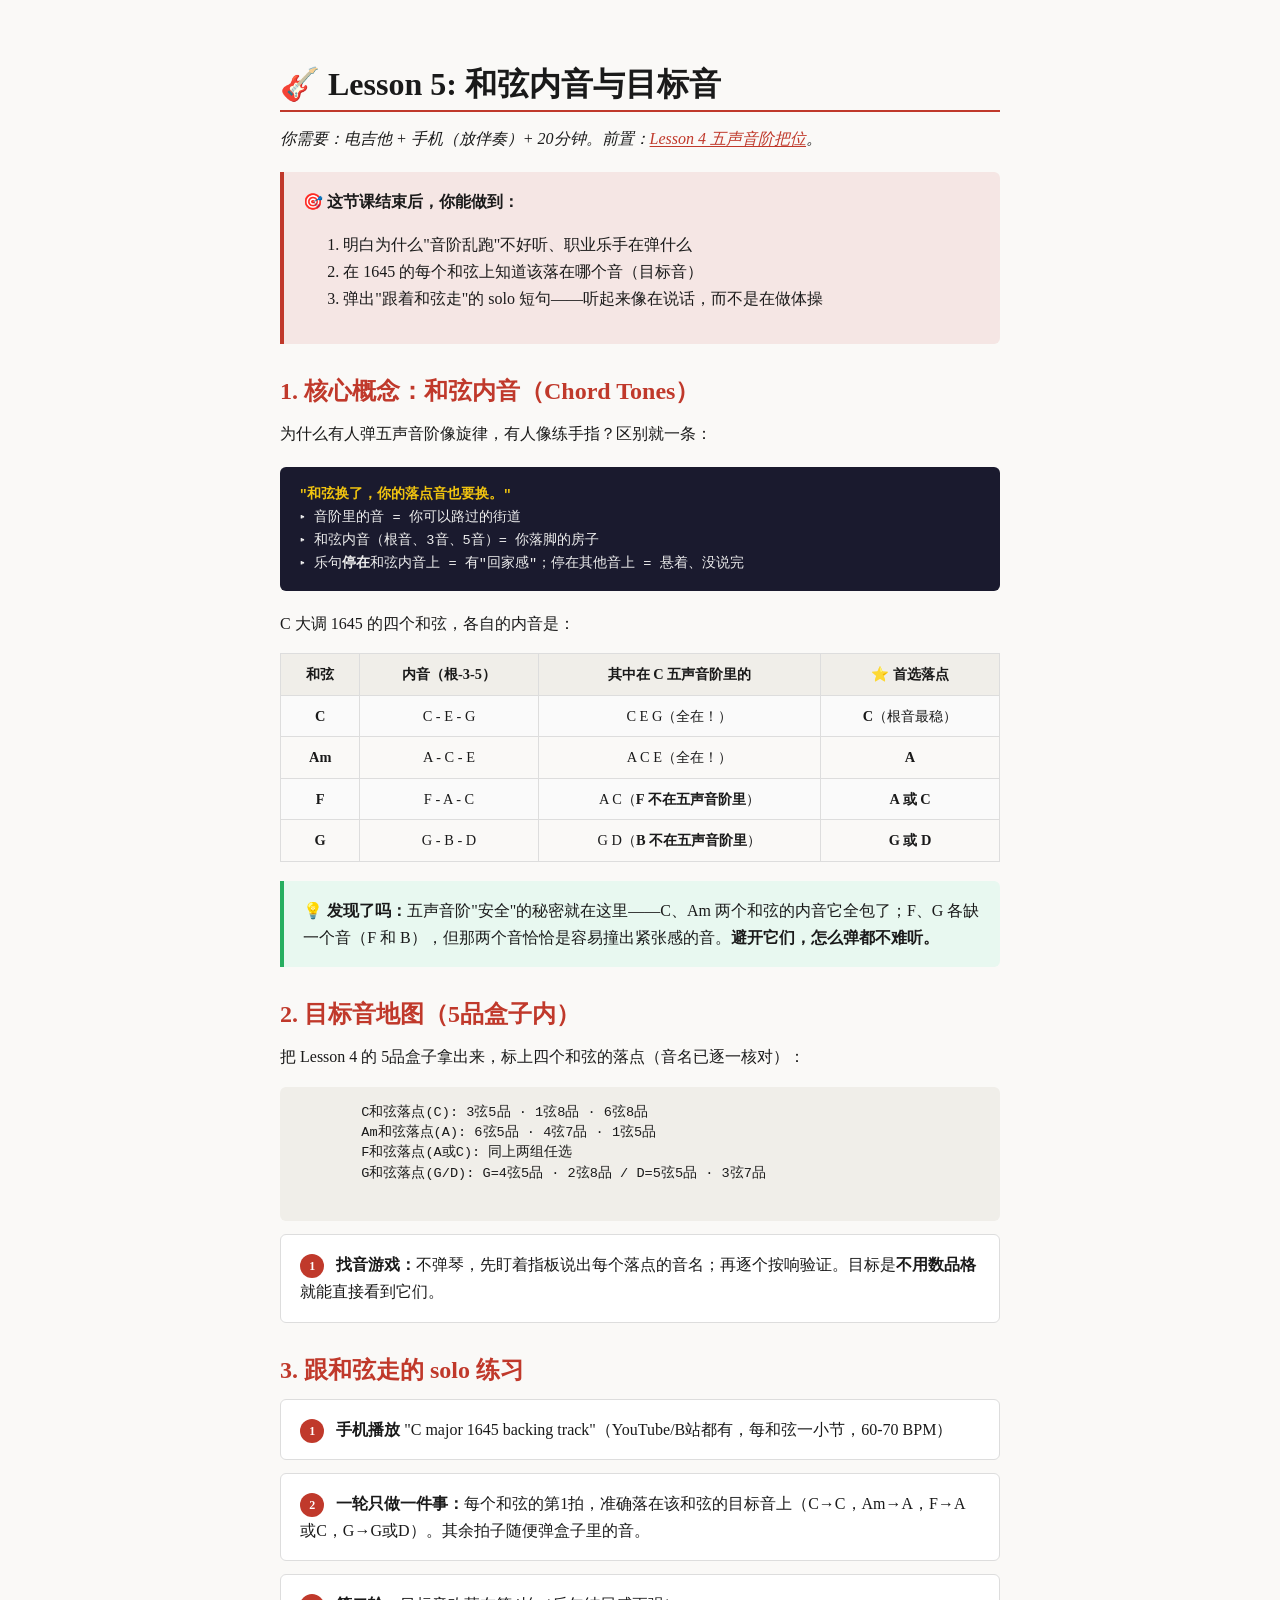
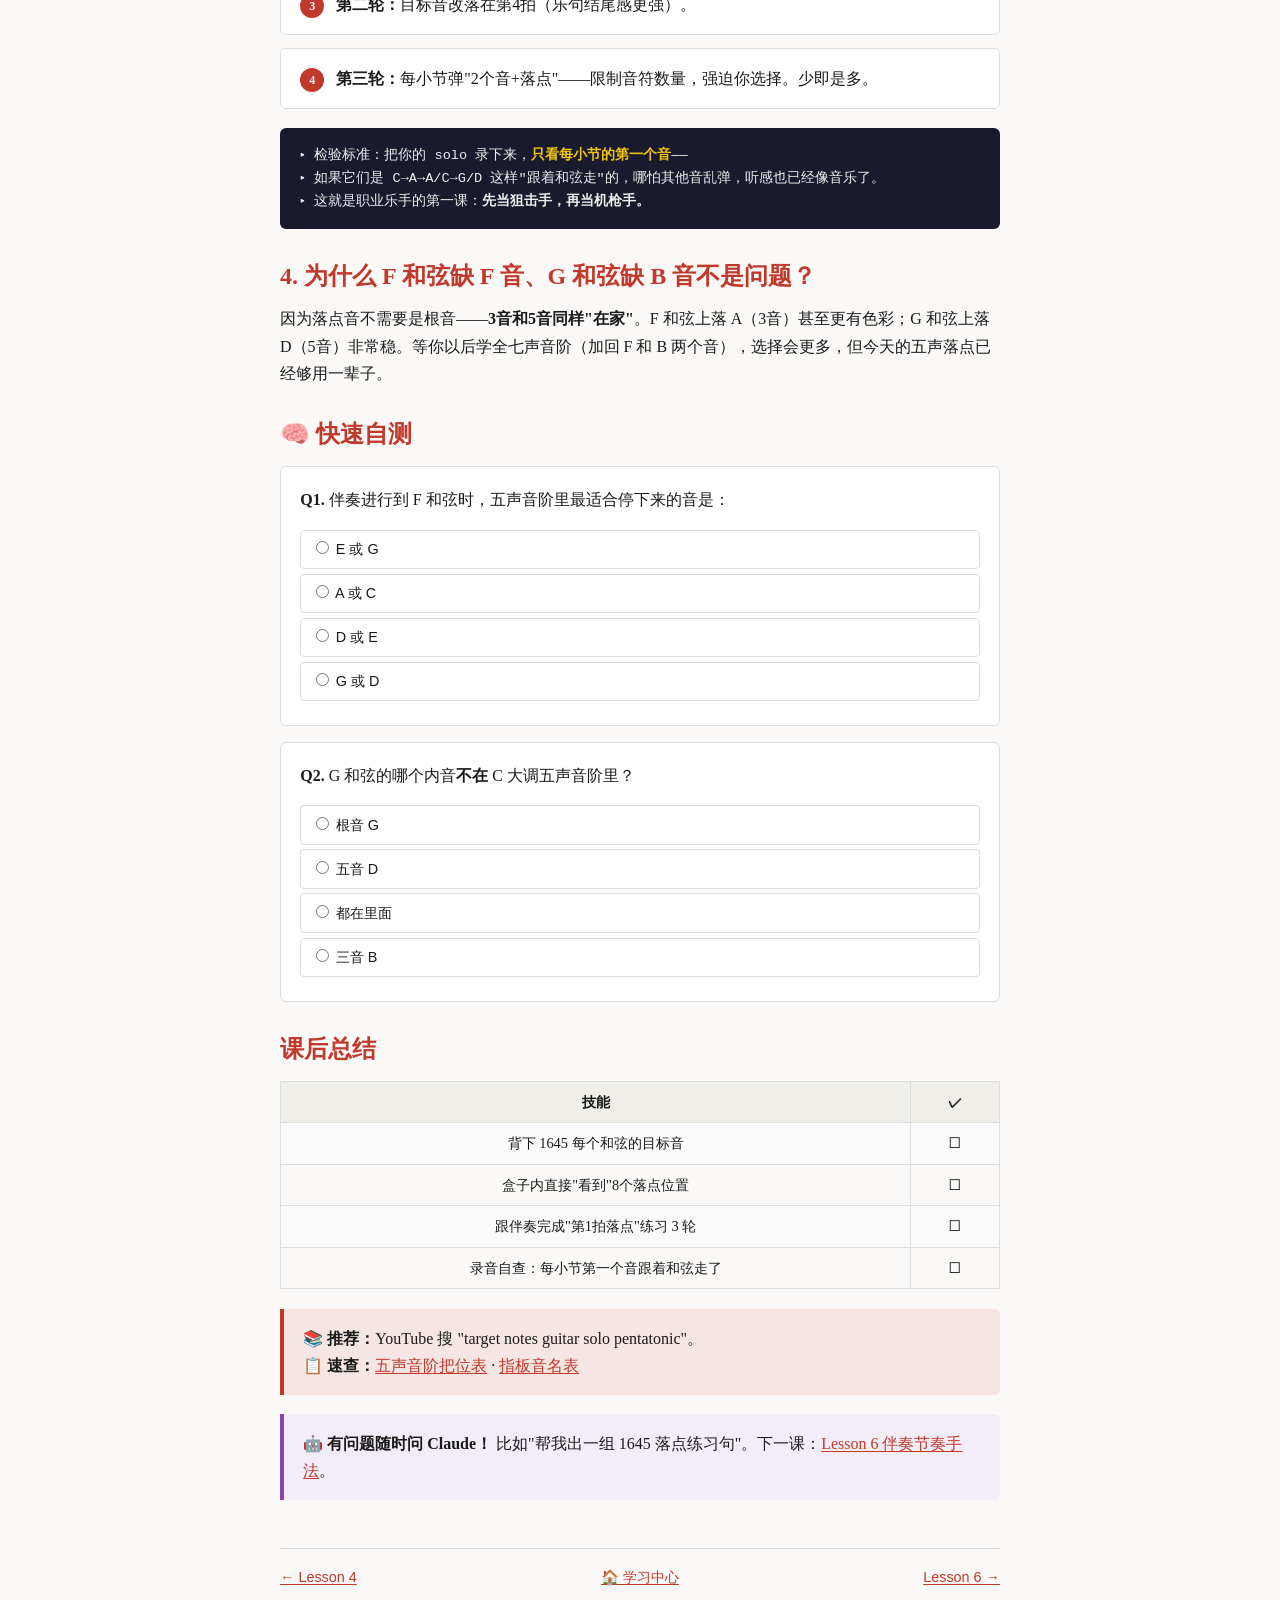
<file: lessons/0005-he-xian-nei-yin-mu-biao-yin.html>
<!DOCTYPE html>
<html lang="zh-CN">
<head>
  <meta charset="UTF-8">
  <meta name="viewport" content="width=device-width, initial-scale=1.0">
  <title>Lesson 5: 和弦内音与目标音 — 从"跑音阶"到"弹旋律"</title>
  <link rel="stylesheet" href="../assets/style.css">
</head>
<body>
  <div class="container">
    <h1>🎸 Lesson 5: 和弦内音与目标音</h1>
    <p><em>你需要：电吉他 + 手机（放伴奏）+ 20分钟。前置：<a href="./0004-wu-sheng-yin-jie-ba-wei.html">Lesson 4 五声音阶把位</a>。</em></p>

    <div class="info-box">
      <strong>🎯 这节课结束后，你能做到：</strong>
      <ol>
        <li>明白为什么"音阶乱跑"不好听、职业乐手在弹什么</li>
        <li>在 1645 的每个和弦上知道该落在哪个音（目标音）</li>
        <li>弹出"跟着和弦走"的 solo 短句——听起来像在说话，而不是在做体操</li>
      </ol>
    </div>

    <h2>1. 核心概念：和弦内音（Chord Tones）</h2>
    <p>为什么有人弹五声音阶像旋律，有人像练手指？区别就一条：</p>
    <div class="solo-tip">
      <span class="highlight">"和弦换了，你的落点音也要换。"</span><br>
      ▸ 音阶里的音 = 你可以路过的街道<br>
      ▸ 和弦内音（根音、3音、5音）= 你落脚的房子<br>
      ▸ 乐句<strong>停在</strong>和弦内音上 = 有"回家感"；停在其他音上 = 悬着、没说完
    </div>

    <p>C 大调 1645 的四个和弦，各自的内音是：</p>
    <table>
      <tr><th>和弦</th><th>内音（根-3-5）</th><th>其中在 C 五声音阶里的</th><th>⭐ 首选落点</th></tr>
      <tr><td><strong>C</strong></td><td>C - E - G</td><td>C E G（全在！）</td><td><strong>C</strong>（根音最稳）</td></tr>
      <tr><td><strong>Am</strong></td><td>A - C - E</td><td>A C E（全在！）</td><td><strong>A</strong></td></tr>
      <tr><td><strong>F</strong></td><td>F - A - C</td><td>A C（<strong>F 不在五声音阶里</strong>）</td><td><strong>A 或 C</strong></td></tr>
      <tr><td><strong>G</strong></td><td>G - B - D</td><td>G D（<strong>B 不在五声音阶里</strong>）</td><td><strong>G 或 D</strong></td></tr>
    </table>

    <div class="tip-box">
      <strong>💡 发现了吗：</strong>五声音阶"安全"的秘密就在这里——C、Am 两个和弦的内音它全包了；F、G 各缺一个音（F 和 B），但那两个音恰恰是容易撞出紧张感的音。<strong>避开它们，怎么弹都不难听。</strong>
    </div>

    <h2>2. 目标音地图（5品盒子内）</h2>
    <p>把 Lesson 4 的 5品盒子拿出来，标上四个和弦的落点（音名已逐一核对）：</p>
    <pre>
        C和弦落点(C): 3弦5品 · 1弦8品 · 6弦8品
        Am和弦落点(A): 6弦5品 · 4弦7品 · 1弦5品
        F和弦落点(A或C): 同上两组任选
        G和弦落点(G/D): G=4弦5品 · 2弦8品 / D=5弦5品 · 3弦7品
    </pre>
    <div class="exercise-step">
      <span class="step-num">1</span>
      <strong>找音游戏：</strong>不弹琴，先盯着指板说出每个落点的音名；再逐个按响验证。目标是<strong>不用数品格</strong>就能直接看到它们。
    </div>

    <h2>3. 跟和弦走的 solo 练习</h2>
    <div class="exercise-step">
      <span class="step-num">1</span>
      <strong>手机播放</strong> "C major 1645 backing track"（YouTube/B站都有，每和弦一小节，60-70 BPM）
    </div>
    <div class="exercise-step">
      <span class="step-num">2</span>
      <strong>一轮只做一件事：</strong>每个和弦的第1拍，准确落在该和弦的目标音上（C→C，Am→A，F→A或C，G→G或D）。其余拍子随便弹盒子里的音。
    </div>
    <div class="exercise-step">
      <span class="step-num">3</span>
      <strong>第二轮：</strong>目标音改落在第4拍（乐句结尾感更强）。
    </div>
    <div class="exercise-step">
      <span class="step-num">4</span>
      <strong>第三轮：</strong>每小节弹"2个音+落点"——限制音符数量，强迫你选择。少即是多。
    </div>

    <div class="solo-tip">
      ▸ 检验标准：把你的 solo 录下来，<span class="highlight">只看每小节的第一个音</span>——<br>
      ▸ 如果它们是 C→A→A/C→G/D 这样"跟着和弦走"的，哪怕其他音乱弹，听感也已经像音乐了。<br>
      ▸ 这就是职业乐手的第一课：<strong>先当狙击手，再当机枪手。</strong>
    </div>

    <h2>4. 为什么 F 和弦缺 F 音、G 和弦缺 B 音不是问题？</h2>
    <p>因为落点音不需要是根音——<strong>3音和5音同样"在家"</strong>。F 和弦上落 A（3音）甚至更有色彩；G 和弦上落 D（5音）非常稳。等你以后学全七声音阶（加回 F 和 B 两个音），选择会更多，但今天的五声落点已经够用一辈子。</p>

    <h2>🧠 快速自测</h2>
    <div class="quiz-question" data-answer="2">
      <p><strong>Q1.</strong> 伴奏进行到 F 和弦时，五声音阶里最适合停下来的音是：</p>
      <ul class="quiz-options">
        <li><label><input type="radio"> <span>E 或 G</span></label></li>
        <li><label><input type="radio"> <span>A 或 C</span></label></li>
        <li><label><input type="radio"> <span>D 或 E</span></label></li>
        <li><label><input type="radio"> <span>G 或 D</span></label></li>
      </ul>
      <div class="quiz-feedback" data-for="correct">✓ F 和弦内音 = F-A-C，五声音阶里有 A 和 C。</div>
      <div class="quiz-feedback" data-for="wrong">✗ F 和弦 = F+A+C 三个音，其中在五声音阶里的是 A 和 C。</div>
    </div>

    <div class="quiz-question" data-answer="4">
      <p><strong>Q2.</strong> G 和弦的哪个内音<strong>不在</strong> C 大调五声音阶里？</p>
      <ul class="quiz-options">
        <li><label><input type="radio"> <span>根音 G</span></label></li>
        <li><label><input type="radio"> <span>五音 D</span></label></li>
        <li><label><input type="radio"> <span>都在里面</span></label></li>
        <li><label><input type="radio"> <span>三音 B</span></label></li>
      </ul>
      <div class="quiz-feedback" data-for="correct">✓ C 大调五声音阶 = C D E G A，没有 B。所以 G 和弦落 G 或 D。</div>
      <div class="quiz-feedback" data-for="wrong">✗ 五声音阶是 C D E G A——G 和 D 都在，唯独 B（G和弦的3音）不在。</div>
    </div>

    <h2>课后总结</h2>
    <table>
      <tr><th>技能</th><th>✓</th></tr>
      <tr><td>背下 1645 每个和弦的目标音</td><td>☐</td></tr>
      <tr><td>盒子内直接"看到"8个落点位置</td><td>☐</td></tr>
      <tr><td>跟伴奏完成"第1拍落点"练习 3 轮</td><td>☐</td></tr>
      <tr><td>录音自查：每小节第一个音跟着和弦走了</td><td>☐</td></tr>
    </table>

    <div class="info-box">
      <strong>📚 推荐：</strong>YouTube 搜 "target notes guitar solo pentatonic"。<br>
      <strong>📋 速查：</strong><a href="../reference/pentatonic-positions.html">五声音阶把位表</a> · <a href="../reference/fretboard-notes.html">指板音名表</a>
    </div>

    <div class="tip-box" style="border-color:#8e44ad;background:#f3edf8;">
      <strong>🤖 有问题随时问 Claude！</strong> 比如"帮我出一组 1645 落点练习句"。下一课：<a href="./0006-ban-zou-jie-zou-shou-fa.html">Lesson 6 伴奏节奏手法</a>。
    </div>

    <div class="lesson-nav">
      <a href="./0004-wu-sheng-yin-jie-ba-wei.html">← Lesson 4</a>
      <a href="../index.html">🏠 学习中心</a>
      <a href="./0006-ban-zou-jie-zou-shou-fa.html">Lesson 6 →</a>
    </div>
  </div>
  <script src="../assets/quiz.js"></script>
</body>
</html>
</file>
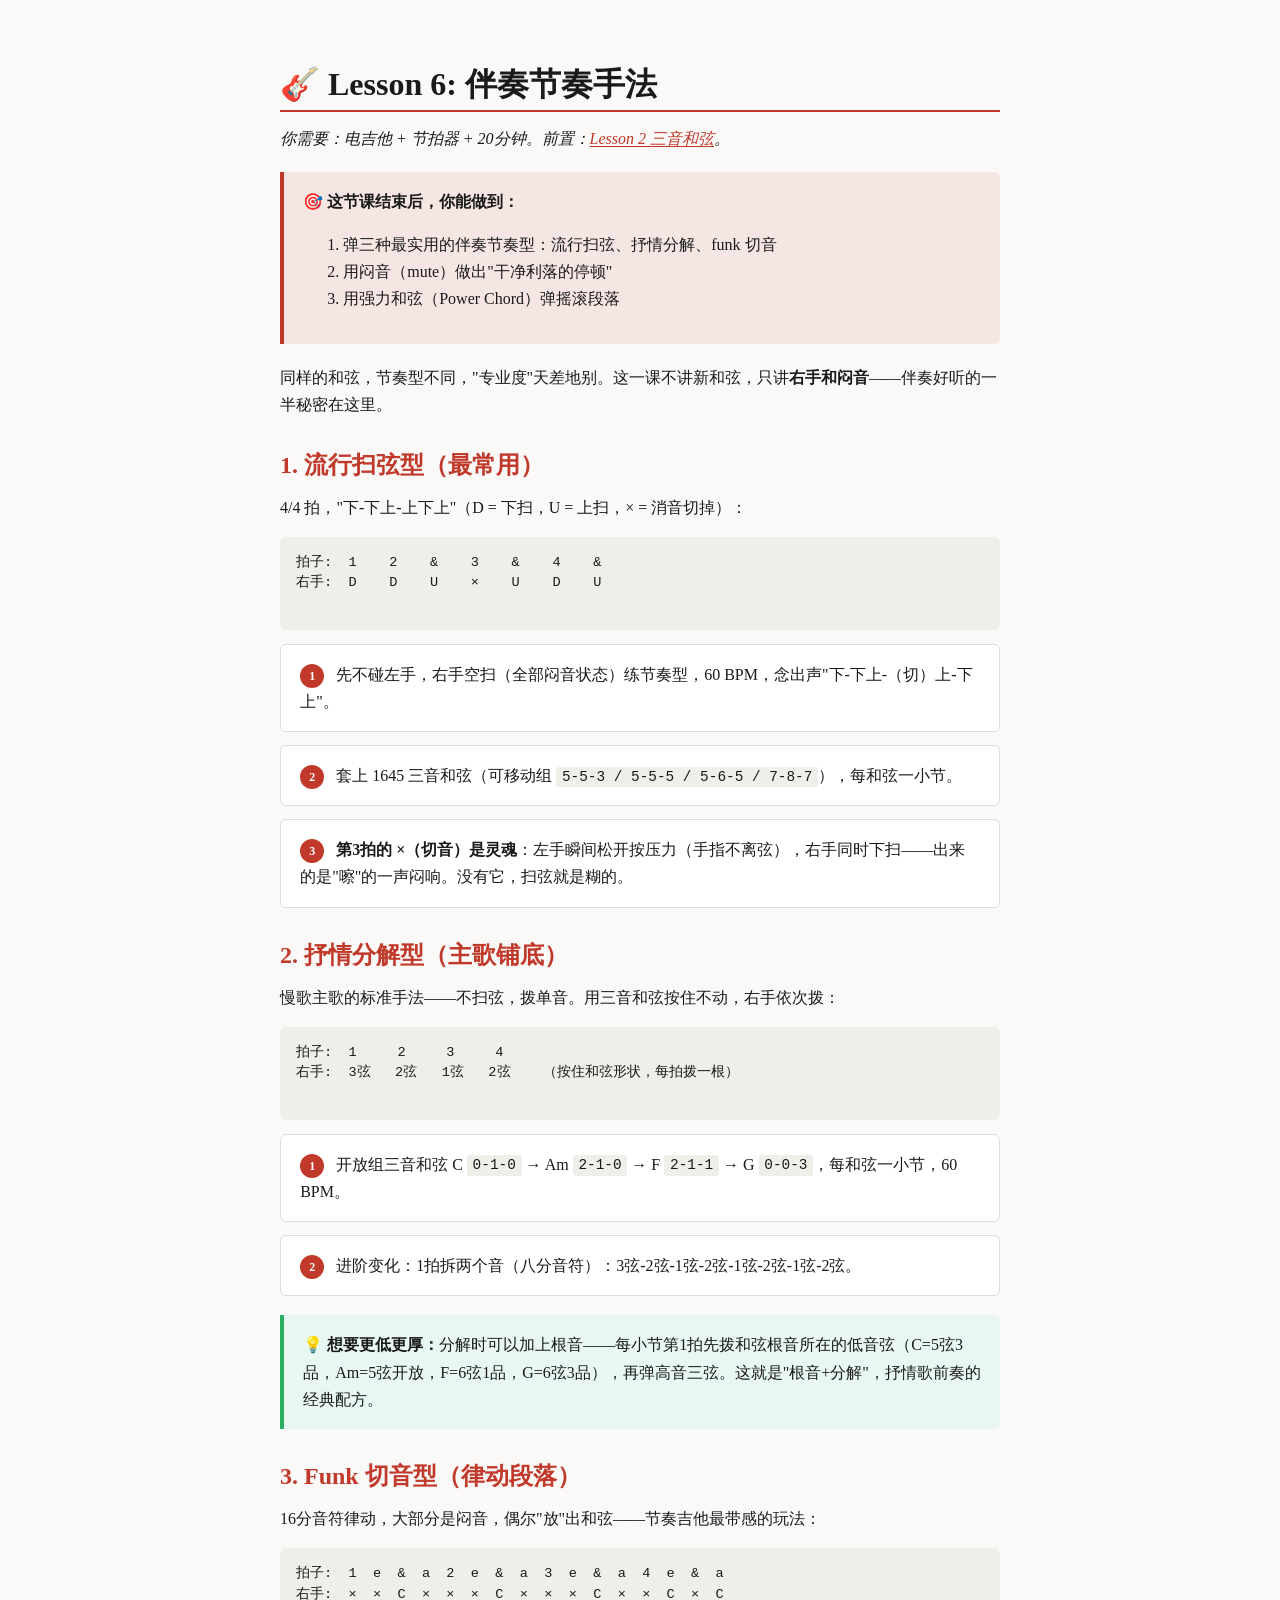
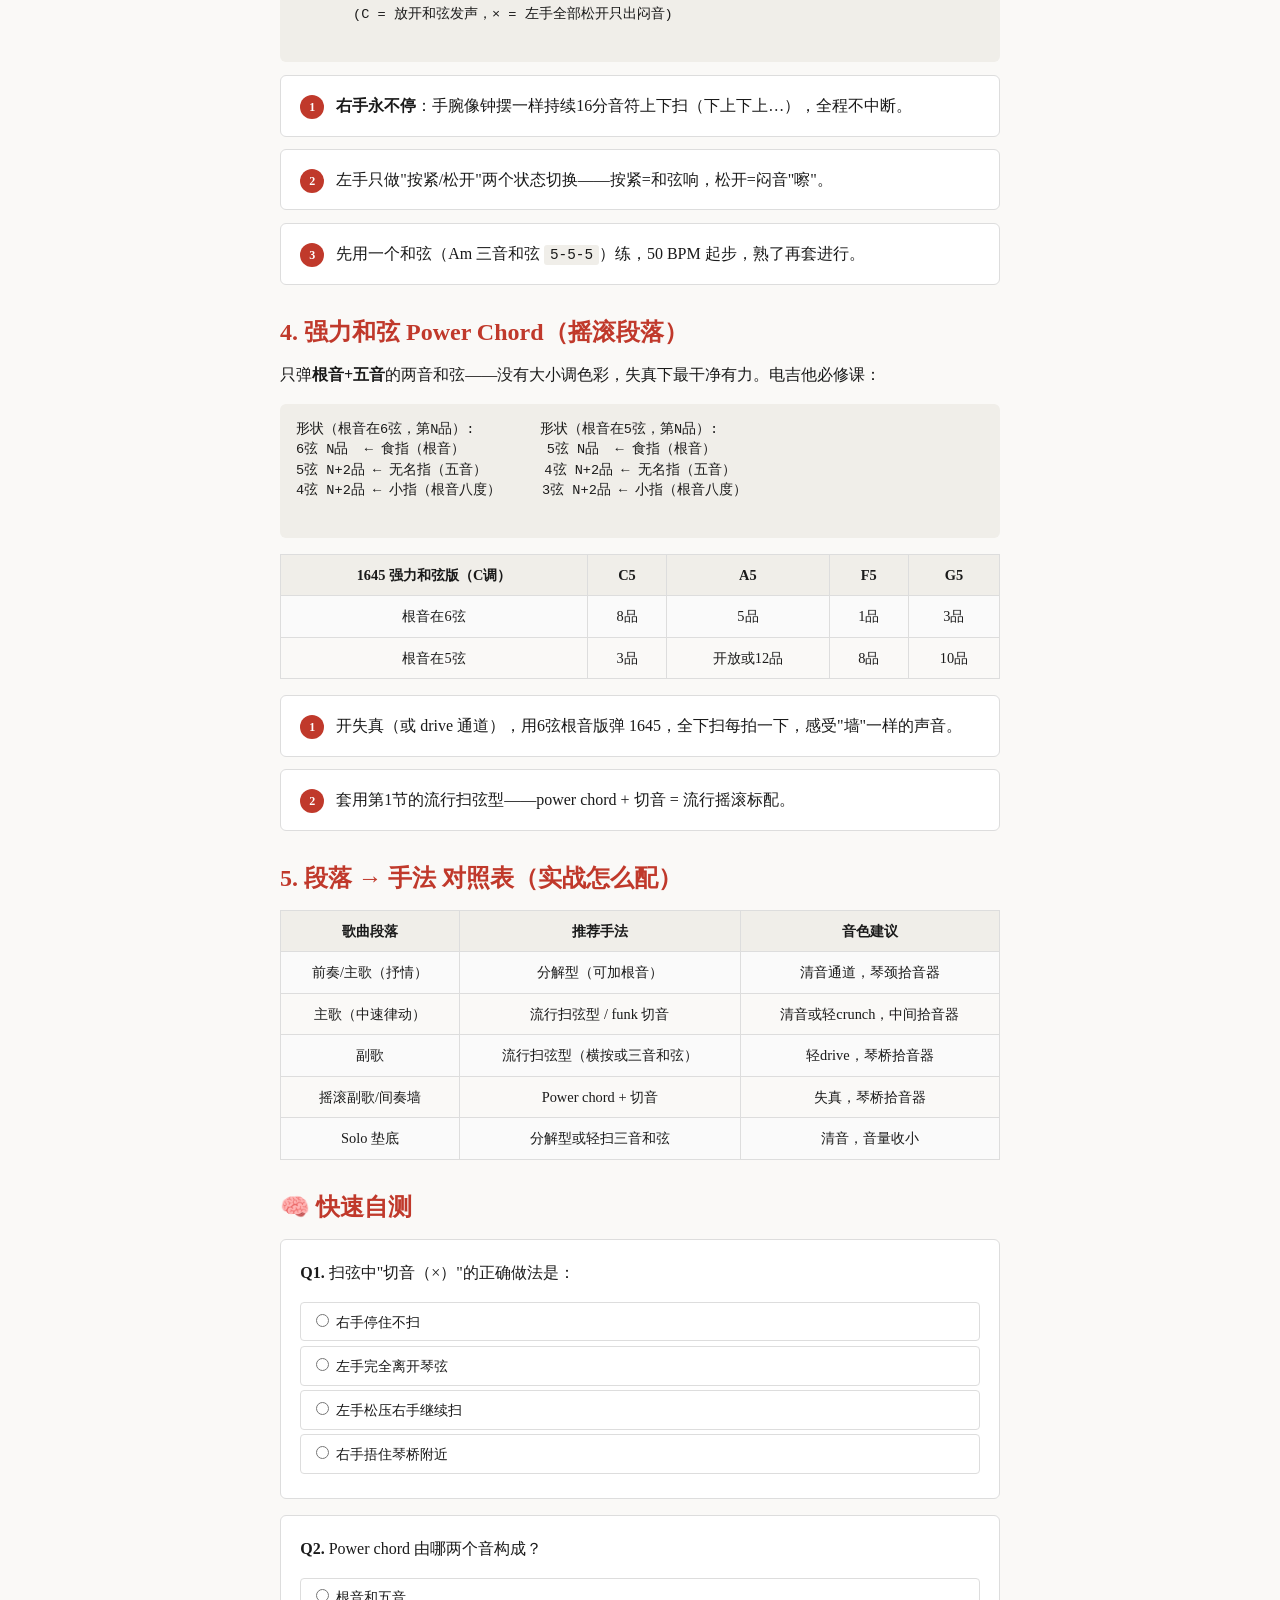
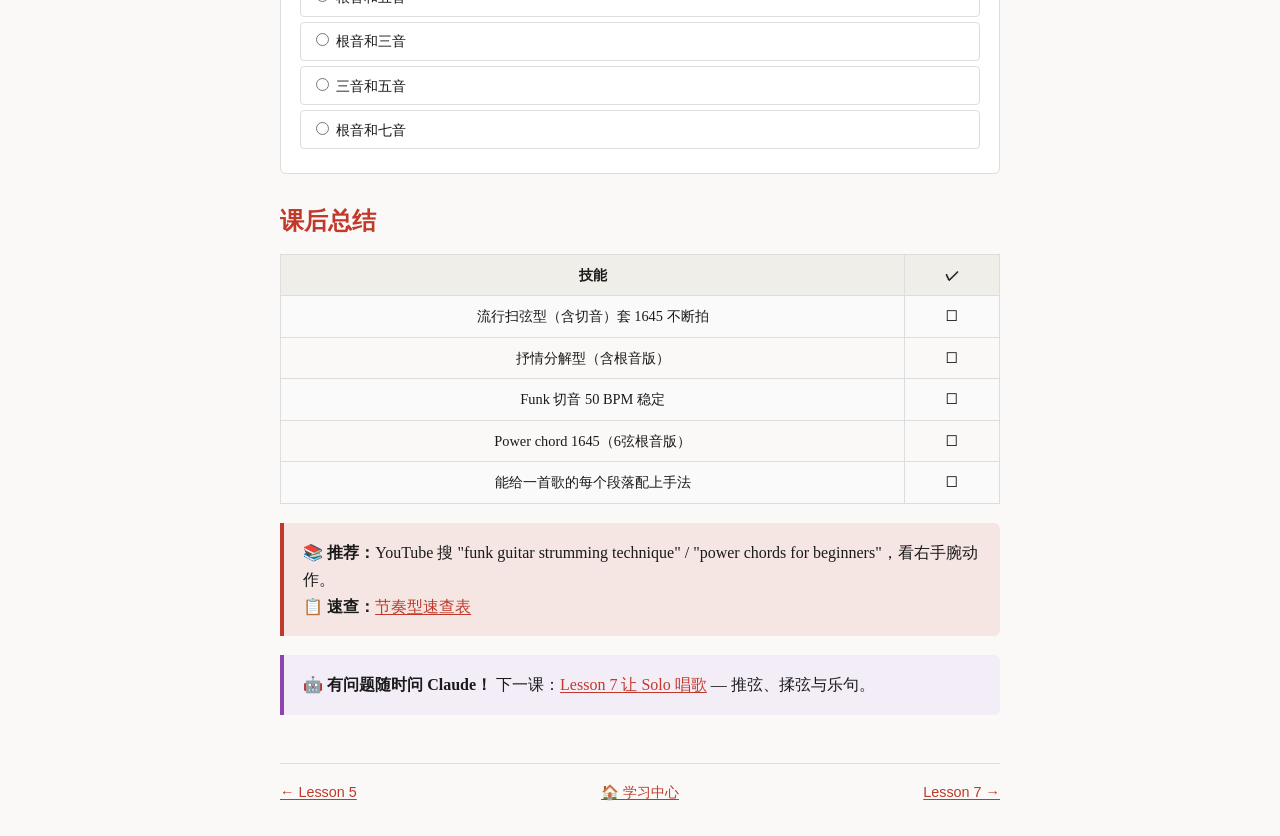
<file: lessons/0006-ban-zou-jie-zou-shou-fa.html>
<!DOCTYPE html>
<html lang="zh-CN">
<head>
  <meta charset="UTF-8">
  <meta name="viewport" content="width=device-width, initial-scale=1.0">
  <title>Lesson 6: 伴奏节奏手法 — 让吉他听起来"专业"</title>
  <link rel="stylesheet" href="../assets/style.css">
</head>
<body>
  <div class="container">
    <h1>🎸 Lesson 6: 伴奏节奏手法</h1>
    <p><em>你需要：电吉他 + 节拍器 + 20分钟。前置：<a href="./0002-caged-san-yin-he-xian.html">Lesson 2 三音和弦</a>。</em></p>

    <div class="info-box">
      <strong>🎯 这节课结束后，你能做到：</strong>
      <ol>
        <li>弹三种最实用的伴奏节奏型：流行扫弦、抒情分解、funk 切音</li>
        <li>用闷音（mute）做出"干净利落的停顿"</li>
        <li>用强力和弦（Power Chord）弹摇滚段落</li>
      </ol>
    </div>

    <p>同样的和弦，节奏型不同，"专业度"天差地别。这一课不讲新和弦，只讲<strong>右手和闷音</strong>——伴奏好听的一半秘密在这里。</p>

    <h2>1. 流行扫弦型（最常用）</h2>
    <p>4/4 拍，"下-下上-上下上"（D = 下扫，U = 上扫，× = 消音切掉）：</p>
    <pre>
拍子:  1    2    &    3    &    4    &
右手:  D    D    U    ×    U    D    U
    </pre>
    <div class="exercise-step">
      <span class="step-num">1</span>
      先不碰左手，右手空扫（全部闷音状态）练节奏型，60 BPM，念出声"下-下上-（切）上-下上"。
    </div>
    <div class="exercise-step">
      <span class="step-num">2</span>
      套上 1645 三音和弦（可移动组 <code>5-5-3 / 5-5-5 / 5-6-5 / 7-8-7</code>），每和弦一小节。
    </div>
    <div class="exercise-step">
      <span class="step-num">3</span>
      <strong>第3拍的 ×（切音）是灵魂</strong>：左手瞬间松开按压力（手指不离弦），右手同时下扫——出来的是"嚓"的一声闷响。没有它，扫弦就是糊的。
    </div>

    <h2>2. 抒情分解型（主歌铺底）</h2>
    <p>慢歌主歌的标准手法——不扫弦，拨单音。用三音和弦按住不动，右手依次拨：</p>
    <pre>
拍子:  1     2     3     4
右手:  3弦   2弦   1弦   2弦    （按住和弦形状，每拍拨一根）
    </pre>
    <div class="exercise-step">
      <span class="step-num">1</span>
      开放组三音和弦 C <code>0-1-0</code> → Am <code>2-1-0</code> → F <code>2-1-1</code> → G <code>0-0-3</code>，每和弦一小节，60 BPM。
    </div>
    <div class="exercise-step">
      <span class="step-num">2</span>
      进阶变化：1拍拆两个音（八分音符）：3弦-2弦-1弦-2弦-1弦-2弦-1弦-2弦。
    </div>
    <div class="tip-box">
      <strong>💡 想要更低更厚：</strong>分解时可以加上根音——每小节第1拍先拨和弦根音所在的低音弦（C=5弦3品，Am=5弦开放，F=6弦1品，G=6弦3品），再弹高音三弦。这就是"根音+分解"，抒情歌前奏的经典配方。
    </div>

    <h2>3. Funk 切音型（律动段落）</h2>
    <p>16分音符律动，大部分是闷音，偶尔"放"出和弦——节奏吉他最带感的玩法：</p>
    <pre>
拍子:  1  e  &  a  2  e  &  a  3  e  &  a  4  e  &  a
右手:  ×  ×  C  ×  ×  ×  C  ×  ×  ×  C  ×  ×  C  ×  C
       (C = 放开和弦发声，× = 左手全部松开只出闷音)
    </pre>
    <div class="exercise-step">
      <span class="step-num">1</span>
      <strong>右手永不停</strong>：手腕像钟摆一样持续16分音符上下扫（下上下上…），全程不中断。
    </div>
    <div class="exercise-step">
      <span class="step-num">2</span>
      左手只做"按紧/松开"两个状态切换——按紧=和弦响，松开=闷音"嚓"。
    </div>
    <div class="exercise-step">
      <span class="step-num">3</span>
      先用一个和弦（Am 三音和弦 <code>5-5-5</code>）练，50 BPM 起步，熟了再套进行。
    </div>

    <h2>4. 强力和弦 Power Chord（摇滚段落）</h2>
    <p>只弹<strong>根音+五音</strong>的两音和弦——没有大小调色彩，失真下最干净有力。电吉他必修课：</p>
    <pre>
形状（根音在6弦，第N品）:        形状（根音在5弦，第N品）:
6弦 N品  ← 食指（根音）          5弦 N品  ← 食指（根音）
5弦 N+2品 ← 无名指（五音）       4弦 N+2品 ← 无名指（五音）
4弦 N+2品 ← 小指（根音八度）     3弦 N+2品 ← 小指（根音八度）
    </pre>
    <table>
      <tr><th>1645 强力和弦版（C调）</th><th>C5</th><th>A5</th><th>F5</th><th>G5</th></tr>
      <tr><td>根音在6弦</td><td>8品</td><td>5品</td><td>1品</td><td>3品</td></tr>
      <tr><td>根音在5弦</td><td>3品</td><td>开放或12品</td><td>8品</td><td>10品</td></tr>
    </table>
    <div class="exercise-step">
      <span class="step-num">1</span>
      开失真（或 drive 通道），用6弦根音版弹 1645，全下扫每拍一下，感受"墙"一样的声音。
    </div>
    <div class="exercise-step">
      <span class="step-num">2</span>
      套用第1节的流行扫弦型——power chord + 切音 = 流行摇滚标配。
    </div>

    <h2>5. 段落 → 手法 对照表（实战怎么配）</h2>
    <table>
      <tr><th>歌曲段落</th><th>推荐手法</th><th>音色建议</th></tr>
      <tr><td>前奏/主歌（抒情）</td><td>分解型（可加根音）</td><td>清音通道，琴颈拾音器</td></tr>
      <tr><td>主歌（中速律动）</td><td>流行扫弦型 / funk 切音</td><td>清音或轻crunch，中间拾音器</td></tr>
      <tr><td>副歌</td><td>流行扫弦型（横按或三音和弦）</td><td>轻drive，琴桥拾音器</td></tr>
      <tr><td>摇滚副歌/间奏墙</td><td>Power chord + 切音</td><td>失真，琴桥拾音器</td></tr>
      <tr><td>Solo 垫底</td><td>分解型或轻扫三音和弦</td><td>清音，音量收小</td></tr>
    </table>

    <h2>🧠 快速自测</h2>
    <div class="quiz-question" data-answer="3">
      <p><strong>Q1.</strong> 扫弦中"切音（×）"的正确做法是：</p>
      <ul class="quiz-options">
        <li><label><input type="radio"> <span>右手停住不扫</span></label></li>
        <li><label><input type="radio"> <span>左手完全离开琴弦</span></label></li>
        <li><label><input type="radio"> <span>左手松压右手继续扫</span></label></li>
        <li><label><input type="radio"> <span>右手捂住琴桥附近</span></label></li>
      </ul>
      <div class="quiz-feedback" data-for="correct">✓ 手指仍搭在弦上但松开压力→弦被闷住，右手扫出"嚓"声。右手不能停，律动才连贯。</div>
      <div class="quiz-feedback" data-for="wrong">✗ 右手要保持摆动，左手松开按压力（手指不离弦）把弦闷住。</div>
    </div>

    <div class="quiz-question" data-answer="1">
      <p><strong>Q2.</strong> Power chord 由哪两个音构成？</p>
      <ul class="quiz-options">
        <li><label><input type="radio"> <span>根音和五音</span></label></li>
        <li><label><input type="radio"> <span>根音和三音</span></label></li>
        <li><label><input type="radio"> <span>三音和五音</span></label></li>
        <li><label><input type="radio"> <span>根音和七音</span></label></li>
      </ul>
      <div class="quiz-feedback" data-for="correct">✓ 根音+五音（常加倍根音八度）。没有3音，所以不大也不小，失真下不浑浊。</div>
      <div class="quiz-feedback" data-for="wrong">✗ 是根音+五音。正因为省略了3音，它才没有大小调色彩、失真下干净。</div>
    </div>

    <h2>课后总结</h2>
    <table>
      <tr><th>技能</th><th>✓</th></tr>
      <tr><td>流行扫弦型（含切音）套 1645 不断拍</td><td>☐</td></tr>
      <tr><td>抒情分解型（含根音版）</td><td>☐</td></tr>
      <tr><td>Funk 切音 50 BPM 稳定</td><td>☐</td></tr>
      <tr><td>Power chord 1645（6弦根音版）</td><td>☐</td></tr>
      <tr><td>能给一首歌的每个段落配上手法</td><td>☐</td></tr>
    </table>

    <div class="info-box">
      <strong>📚 推荐：</strong>YouTube 搜 "funk guitar strumming technique" / "power chords for beginners"，看右手腕动作。<br>
      <strong>📋 速查：</strong><a href="../reference/rhythm-patterns.html">节奏型速查表</a>
    </div>

    <div class="tip-box" style="border-color:#8e44ad;background:#f3edf8;">
      <strong>🤖 有问题随时问 Claude！</strong> 下一课：<a href="./0007-solo-chang-ge-de-ji-qiao.html">Lesson 7 让 Solo 唱歌</a> — 推弦、揉弦与乐句。
    </div>

    <div class="lesson-nav">
      <a href="./0005-he-xian-nei-yin-mu-biao-yin.html">← Lesson 5</a>
      <a href="../index.html">🏠 学习中心</a>
      <a href="./0007-solo-chang-ge-de-ji-qiao.html">Lesson 7 →</a>
    </div>
  </div>
  <script src="../assets/quiz.js"></script>
</body>
</html>
</file>
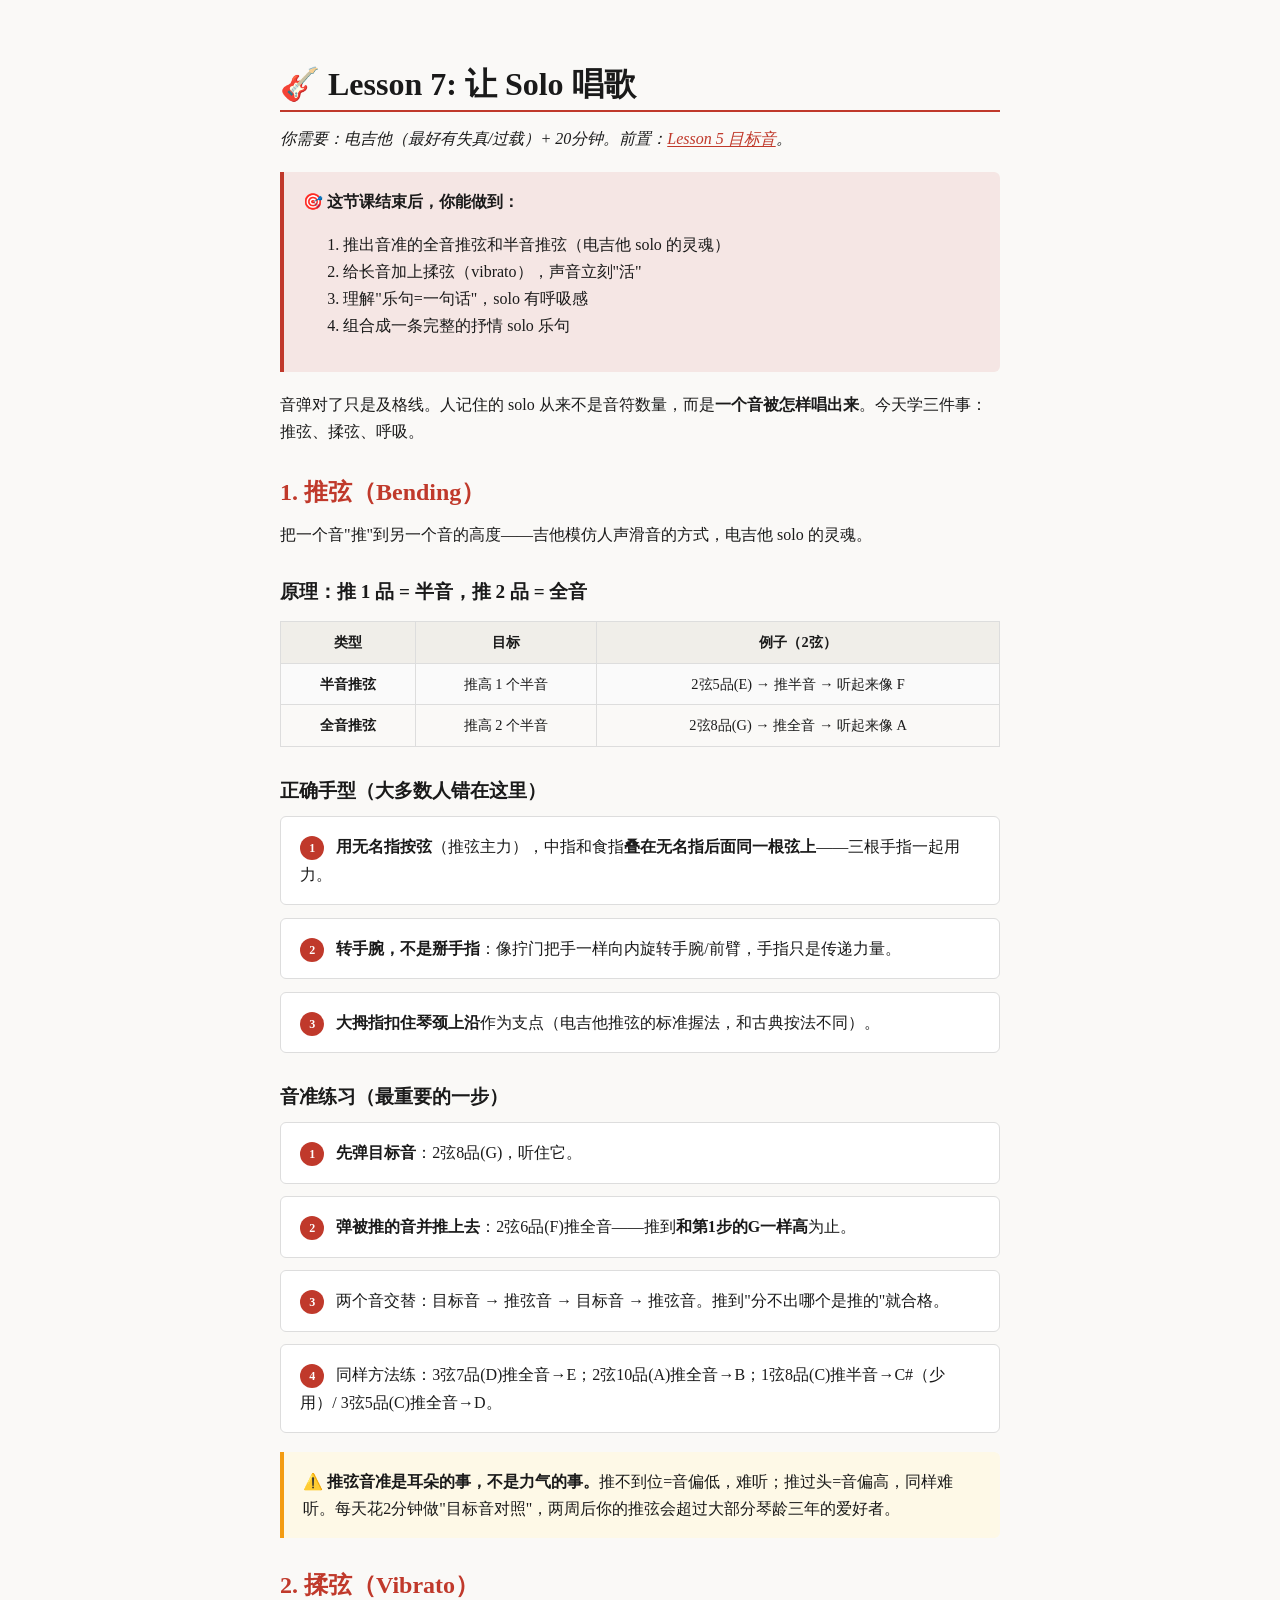
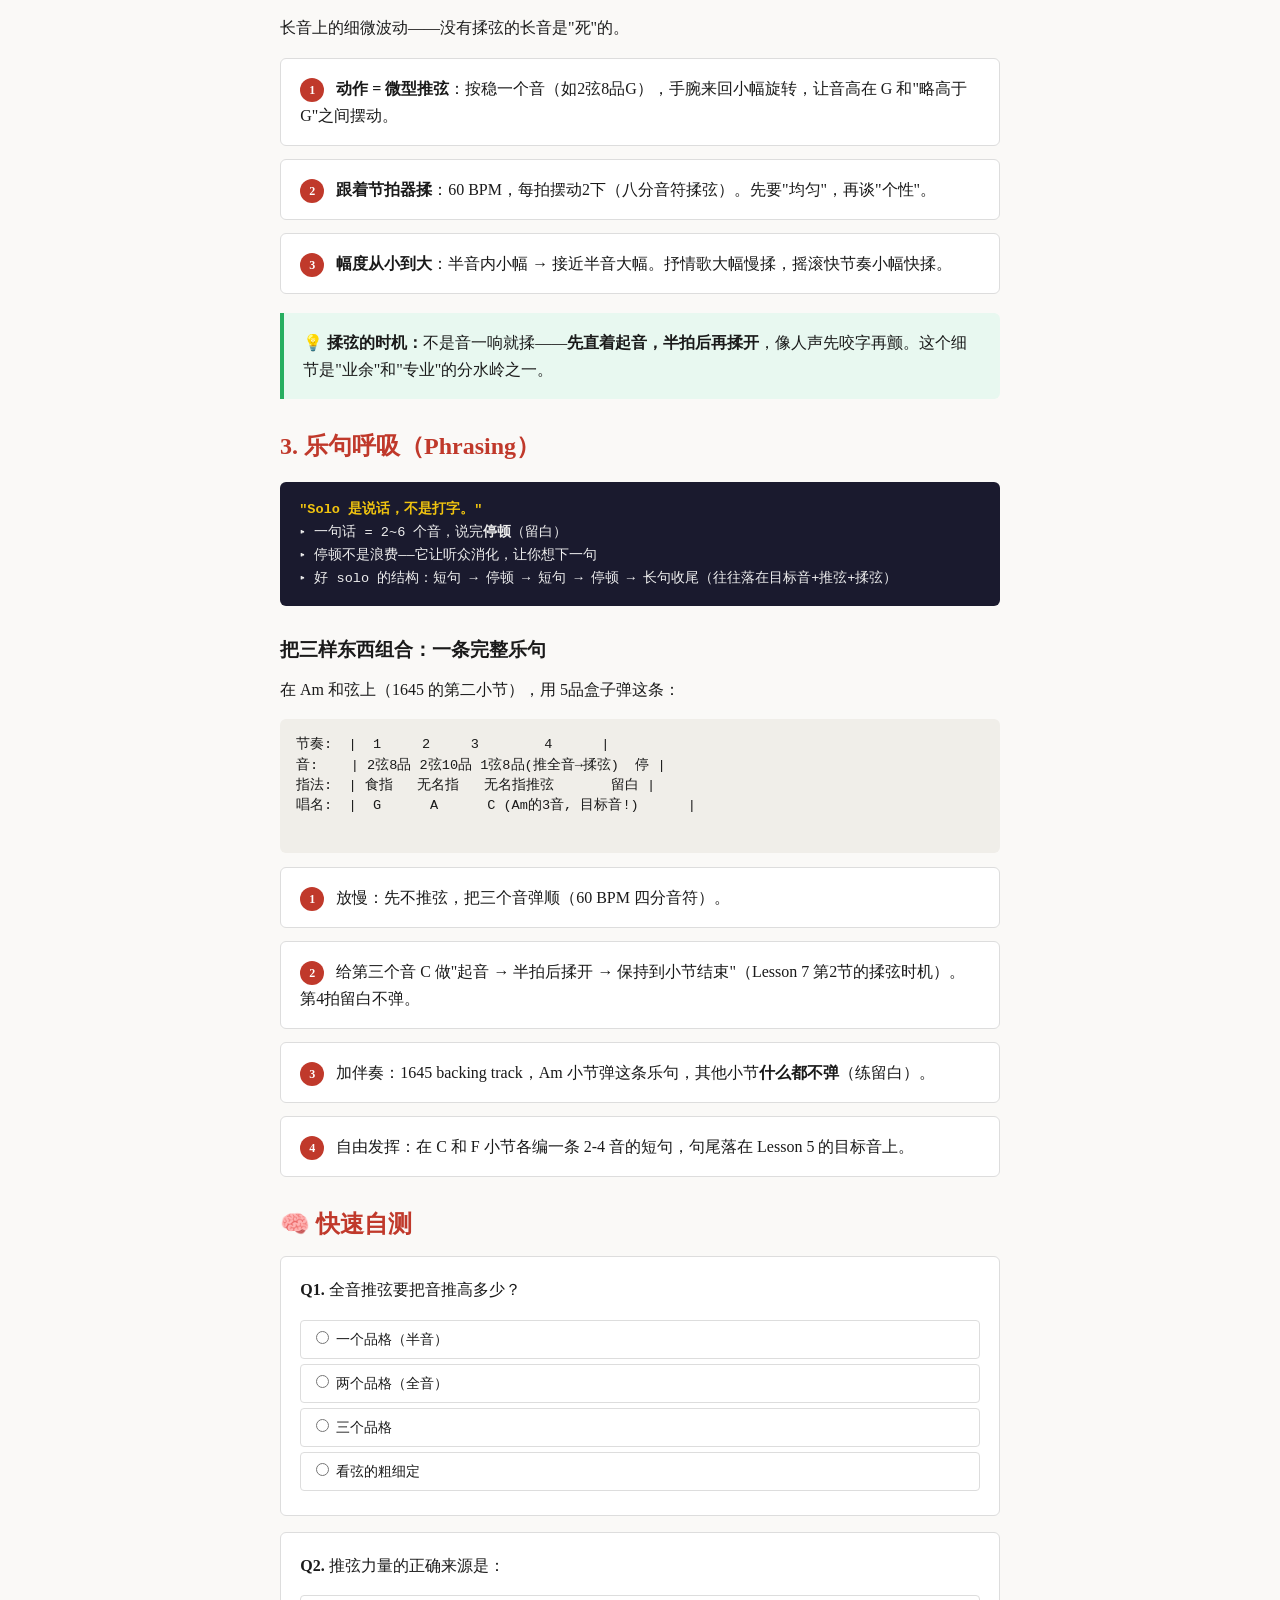
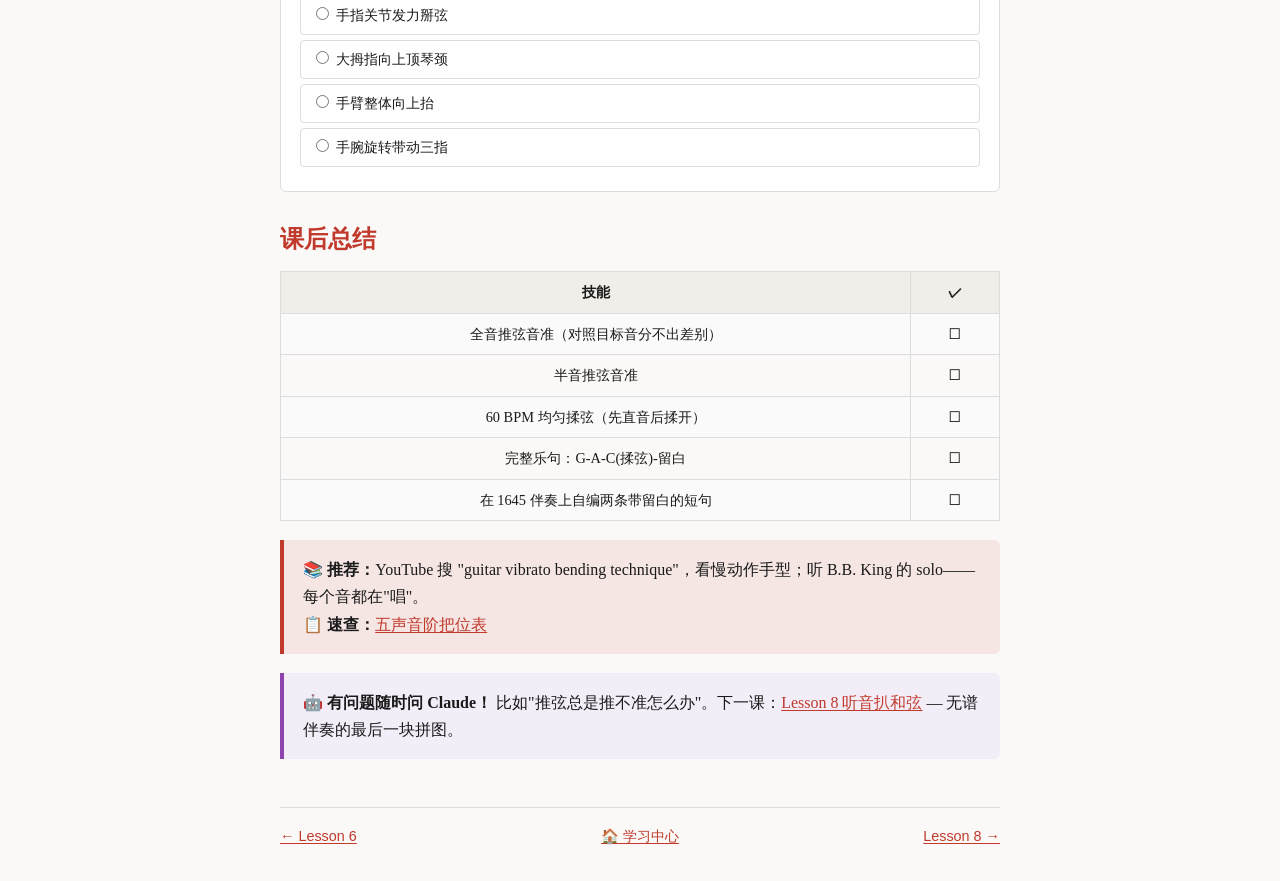
<file: lessons/0007-solo-chang-ge-de-ji-qiao.html>
<!DOCTYPE html>
<html lang="zh-CN">
<head>
  <meta charset="UTF-8">
  <meta name="viewport" content="width=device-width, initial-scale=1.0">
  <title>Lesson 7: 让 Solo 唱歌 — 推弦、揉弦与乐句呼吸</title>
  <link rel="stylesheet" href="../assets/style.css">
</head>
<body>
  <div class="container">
    <h1>🎸 Lesson 7: 让 Solo 唱歌</h1>
    <p><em>你需要：电吉他（最好有失真/过载）+ 20分钟。前置：<a href="./0005-he-xian-nei-yin-mu-biao-yin.html">Lesson 5 目标音</a>。</em></p>

    <div class="info-box">
      <strong>🎯 这节课结束后，你能做到：</strong>
      <ol>
        <li>推出音准的全音推弦和半音推弦（电吉他 solo 的灵魂）</li>
        <li>给长音加上揉弦（vibrato），声音立刻"活"</li>
        <li>理解"乐句=一句话"，solo 有呼吸感</li>
        <li>组合成一条完整的抒情 solo 乐句</li>
      </ol>
    </div>

    <p>音弹对了只是及格线。人记住的 solo 从来不是音符数量，而是<strong>一个音被怎样唱出来</strong>。今天学三件事：推弦、揉弦、呼吸。</p>

    <h2>1. 推弦（Bending）</h2>
    <p>把一个音"推"到另一个音的高度——吉他模仿人声滑音的方式，电吉他 solo 的灵魂。</p>

    <h3>原理：推 1 品 = 半音，推 2 品 = 全音</h3>
    <table>
      <tr><th>类型</th><th>目标</th><th>例子（2弦）</th></tr>
      <tr><td><strong>半音推弦</strong></td><td>推高 1 个半音</td><td>2弦5品(E) → 推半音 → 听起来像 F</td></tr>
      <tr><td><strong>全音推弦</strong></td><td>推高 2 个半音</td><td>2弦8品(G) → 推全音 → 听起来像 A</td></tr>
    </table>

    <h3>正确手型（大多数人错在这里）</h3>
    <div class="exercise-step">
      <span class="step-num">1</span>
      <strong>用无名指按弦</strong>（推弦主力），中指和食指<strong>叠在无名指后面同一根弦上</strong>——三根手指一起用力。
    </div>
    <div class="exercise-step">
      <span class="step-num">2</span>
      <strong>转手腕，不是掰手指</strong>：像拧门把手一样向内旋转手腕/前臂，手指只是传递力量。
    </div>
    <div class="exercise-step">
      <span class="step-num">3</span>
      <strong>大拇指扣住琴颈上沿</strong>作为支点（电吉他推弦的标准握法，和古典按法不同）。
    </div>

    <h3>音准练习（最重要的一步）</h3>
    <div class="exercise-step">
      <span class="step-num">1</span>
      <strong>先弹目标音</strong>：2弦8品(G)，听住它。
    </div>
    <div class="exercise-step">
      <span class="step-num">2</span>
      <strong>弹被推的音并推上去</strong>：2弦6品(F)推全音——推到<strong>和第1步的G一样高</strong>为止。
    </div>
    <div class="exercise-step">
      <span class="step-num">3</span>
      两个音交替：目标音 → 推弦音 → 目标音 → 推弦音。推到"分不出哪个是推的"就合格。
    </div>
    <div class="exercise-step">
      <span class="step-num">4</span>
      同样方法练：3弦7品(D)推全音→E；2弦10品(A)推全音→B；1弦8品(C)推半音→C#（少用）/ 3弦5品(C)推全音→D。
    </div>

    <div class="warning-box">
      <strong>⚠️ 推弦音准是耳朵的事，不是力气的事。</strong>推不到位=音偏低，难听；推过头=音偏高，同样难听。每天花2分钟做"目标音对照"，两周后你的推弦会超过大部分琴龄三年的爱好者。
    </div>

    <h2>2. 揉弦（Vibrato）</h2>
    <p>长音上的细微波动——没有揉弦的长音是"死"的。</p>
    <div class="exercise-step">
      <span class="step-num">1</span>
      <strong>动作 = 微型推弦</strong>：按稳一个音（如2弦8品G），手腕来回小幅旋转，让音高在 G 和"略高于G"之间摆动。
    </div>
    <div class="exercise-step">
      <span class="step-num">2</span>
      <strong>跟着节拍器揉</strong>：60 BPM，每拍摆动2下（八分音符揉弦）。先要"均匀"，再谈"个性"。
    </div>
    <div class="exercise-step">
      <span class="step-num">3</span>
      <strong>幅度从小到大</strong>：半音内小幅 → 接近半音大幅。抒情歌大幅慢揉，摇滚快节奏小幅快揉。
    </div>
    <div class="tip-box">
      <strong>💡 揉弦的时机：</strong>不是音一响就揉——<strong>先直着起音，半拍后再揉开</strong>，像人声先咬字再颤。这个细节是"业余"和"专业"的分水岭之一。
    </div>

    <h2>3. 乐句呼吸（Phrasing）</h2>
    <div class="solo-tip">
      <span class="highlight">"Solo 是说话，不是打字。"</span><br>
      ▸ 一句话 = 2~6 个音，说完<strong>停顿</strong>（留白）<br>
      ▸ 停顿不是浪费——它让听众消化，让你想下一句<br>
      ▸ 好 solo 的结构：短句 → 停顿 → 短句 → 停顿 → 长句收尾（往往落在目标音+推弦+揉弦）
    </div>

    <h3>把三样东西组合：一条完整乐句</h3>
    <p>在 Am 和弦上（1645 的第二小节），用 5品盒子弹这条：</p>
    <pre>
节奏:  |  1     2     3        4      |
音:    | 2弦8品 2弦10品 1弦8品(推全音→揉弦)  停 |
指法:  | 食指   无名指   无名指推弦       留白 |
唱名:  |  G      A      C (Am的3音, 目标音!)      |
    </pre>
    <div class="exercise-step">
      <span class="step-num">1</span>
      放慢：先不推弦，把三个音弹顺（60 BPM 四分音符）。
    </div>
    <div class="exercise-step">
      <span class="step-num">2</span>
      给第三个音 C 做"起音 → 半拍后揉开 → 保持到小节结束"（Lesson 7 第2节的揉弦时机）。第4拍留白不弹。
    </div>
    <div class="exercise-step">
      <span class="step-num">3</span>
      加伴奏：1645 backing track，Am 小节弹这条乐句，其他小节<strong>什么都不弹</strong>（练留白）。
    </div>
    <div class="exercise-step">
      <span class="step-num">4</span>
      自由发挥：在 C 和 F 小节各编一条 2-4 音的短句，句尾落在 Lesson 5 的目标音上。
    </div>

    <h2>🧠 快速自测</h2>
    <div class="quiz-question" data-answer="2">
      <p><strong>Q1.</strong> 全音推弦要把音推高多少？</p>
      <ul class="quiz-options">
        <li><label><input type="radio"> <span>一个品格（半音）</span></label></li>
        <li><label><input type="radio"> <span>两个品格（全音）</span></label></li>
        <li><label><input type="radio"> <span>三个品格</span></label></li>
        <li><label><input type="radio"> <span>看弦的粗细定</span></label></li>
      </ul>
      <div class="quiz-feedback" data-for="correct">✓ 全音 = 2个半音 = 2品。所以练准全音推弦的方法是先弹高2品的目标音对照。</div>
      <div class="quiz-feedback" data-for="wrong">✗ 全音 = 两个半音 = 两个品格的音高差。</div>
    </div>

    <div class="quiz-question" data-answer="4">
      <p><strong>Q2.</strong> 推弦力量的正确来源是：</p>
      <ul class="quiz-options">
        <li><label><input type="radio"> <span>手指关节发力掰弦</span></label></li>
        <li><label><input type="radio"> <span>大拇指向上顶琴颈</span></label></li>
        <li><label><input type="radio"> <span>手臂整体向上抬</span></label></li>
        <li><label><input type="radio"> <span>手腕旋转带动三指</span></label></li>
      </ul>
      <div class="quiz-feedback" data-for="correct">✓ 手腕/前臂旋转（拧门把手动作），无名指按弦+中指食指叠后助力，拇指扣琴颈上沿做支点。</div>
      <div class="quiz-feedback" data-for="wrong">✗ 靠手腕旋转（像拧门把手），三根手指叠在一起只是传递力量。</div>
    </div>

    <h2>课后总结</h2>
    <table>
      <tr><th>技能</th><th>✓</th></tr>
      <tr><td>全音推弦音准（对照目标音分不出差别）</td><td>☐</td></tr>
      <tr><td>半音推弦音准</td><td>☐</td></tr>
      <tr><td>60 BPM 均匀揉弦（先直音后揉开）</td><td>☐</td></tr>
      <tr><td>完整乐句：G-A-C(揉弦)-留白</td><td>☐</td></tr>
      <tr><td>在 1645 伴奏上自编两条带留白的短句</td><td>☐</td></tr>
    </table>

    <div class="info-box">
      <strong>📚 推荐：</strong>YouTube 搜 "guitar vibrato bending technique"，看慢动作手型；听 B.B. King 的 solo——每个音都在"唱"。<br>
      <strong>📋 速查：</strong><a href="../reference/pentatonic-positions.html">五声音阶把位表</a>
    </div>

    <div class="tip-box" style="border-color:#8e44ad;background:#f3edf8;">
      <strong>🤖 有问题随时问 Claude！</strong> 比如"推弦总是推不准怎么办"。下一课：<a href="./0008-ting-yin-ba-he-xian.html">Lesson 8 听音扒和弦</a> — 无谱伴奏的最后一块拼图。
    </div>

    <div class="lesson-nav">
      <a href="./0006-ban-zou-jie-zou-shou-fa.html">← Lesson 6</a>
      <a href="../index.html">🏠 学习中心</a>
      <a href="./0008-ting-yin-ba-he-xian.html">Lesson 8 →</a>
    </div>
  </div>
  <script src="../assets/quiz.js"></script>
</body>
</html>
</file>
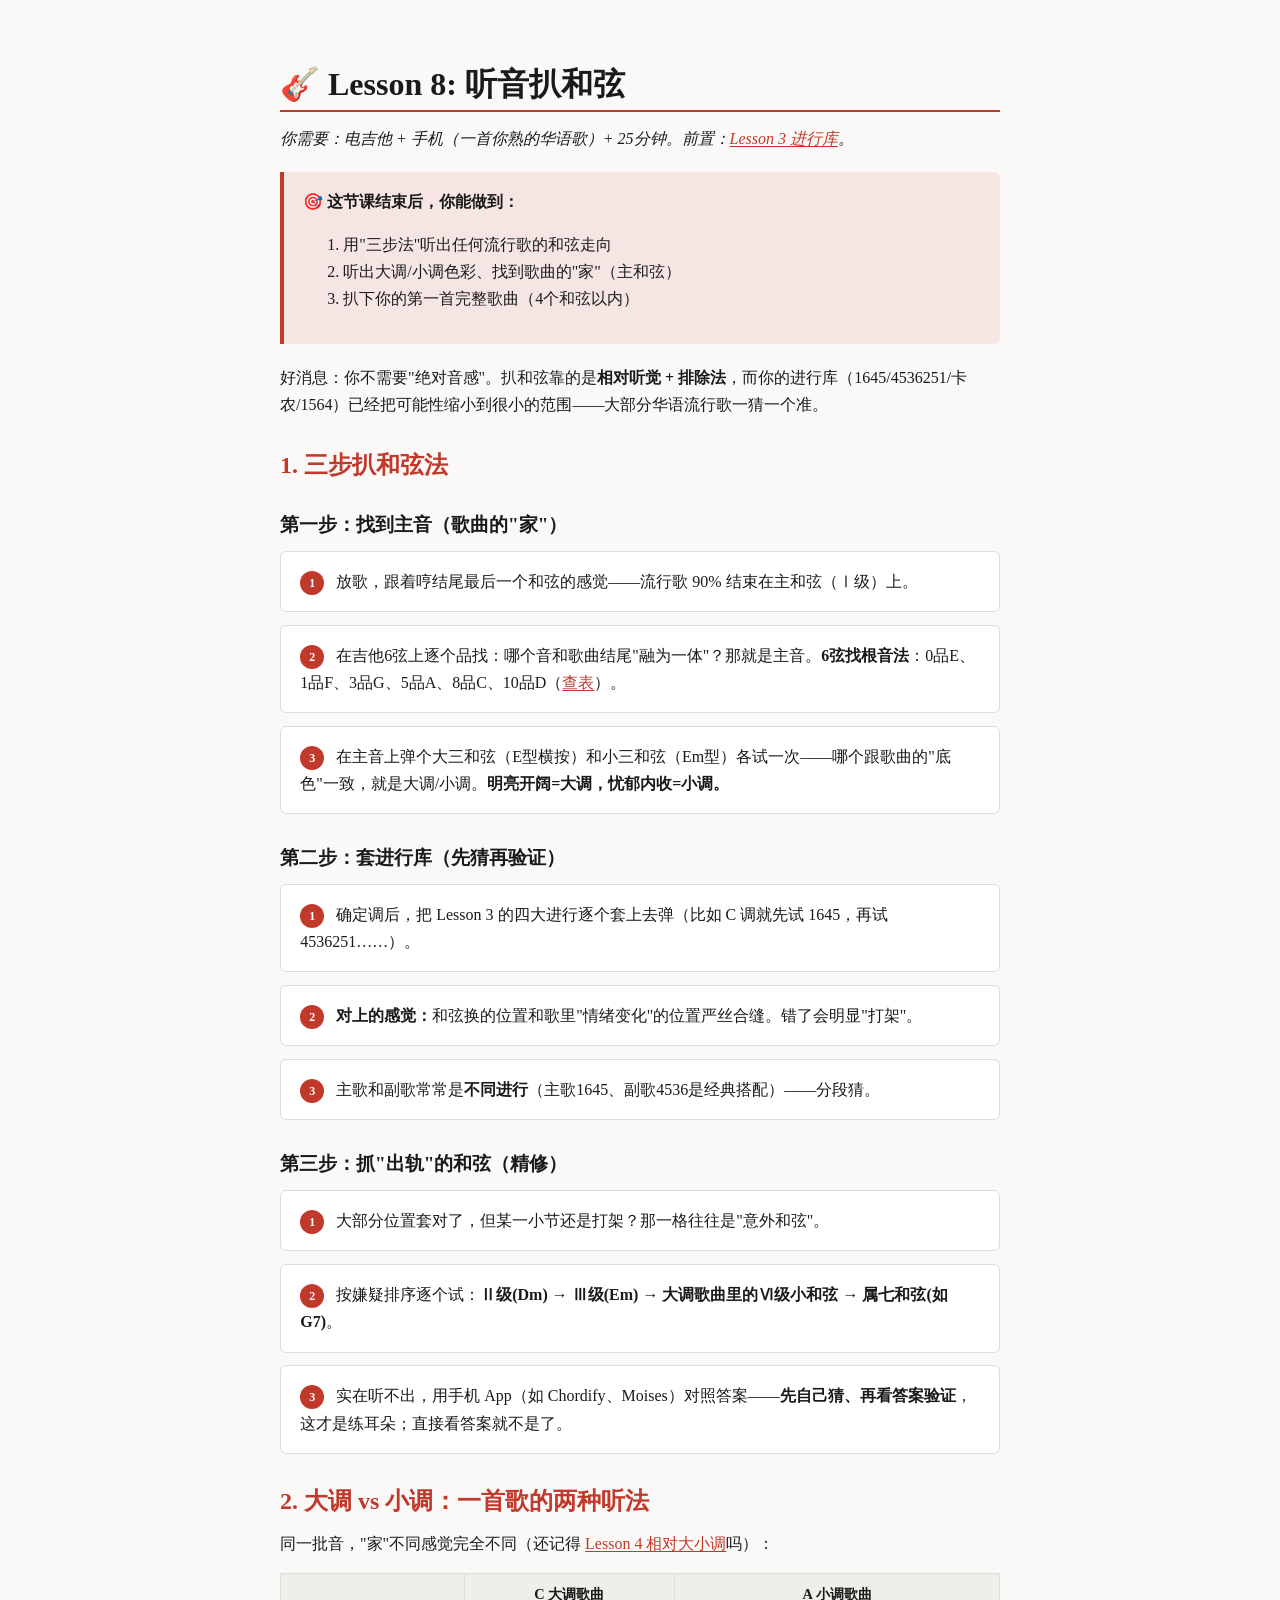
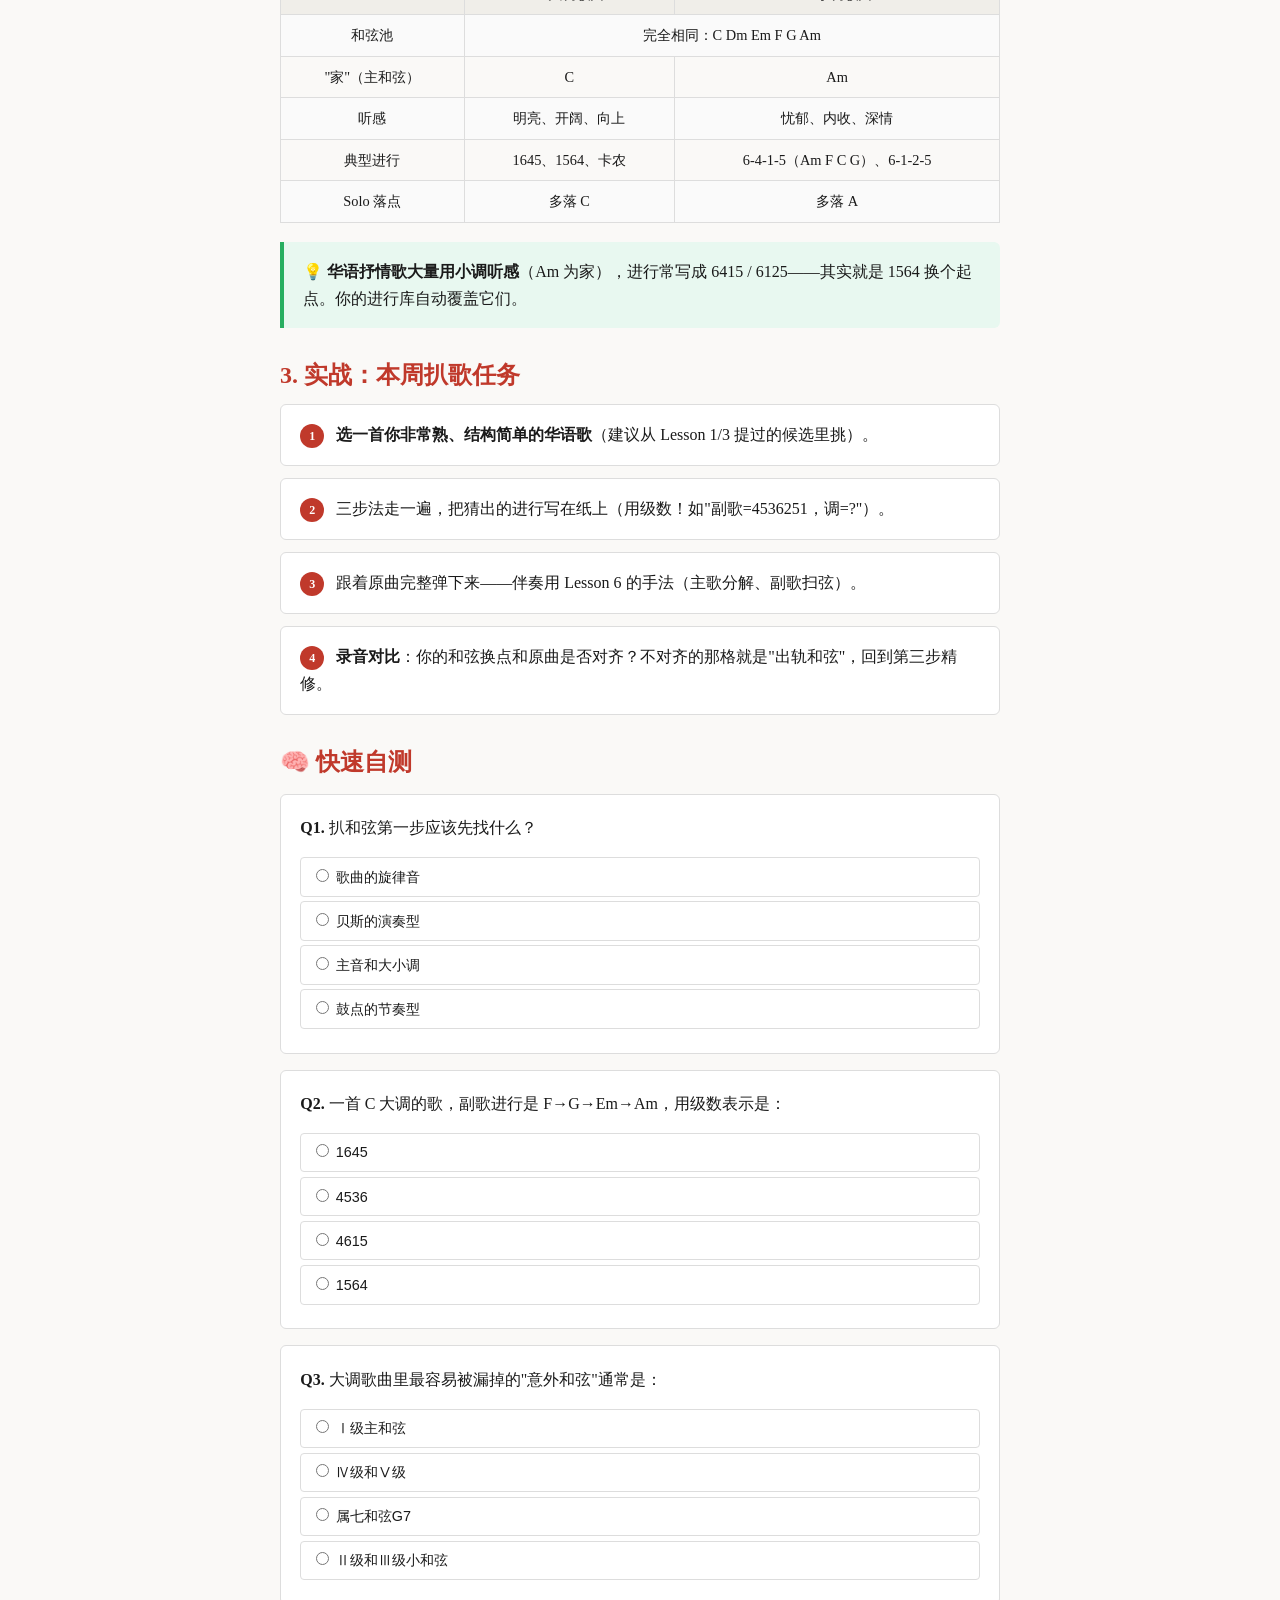
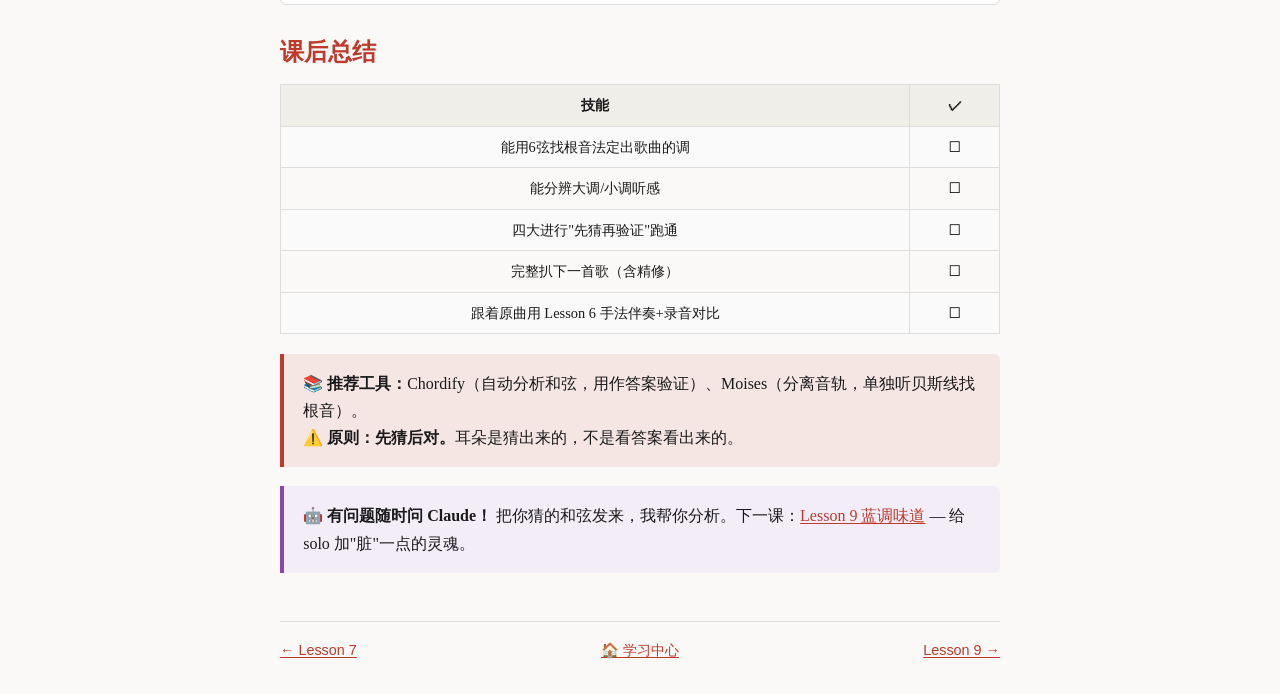
<file: lessons/0008-ting-yin-ba-he-xian.html>
<!DOCTYPE html>
<html lang="zh-CN">
<head>
  <meta charset="UTF-8">
  <meta name="viewport" content="width=device-width, initial-scale=1.0">
  <title>Lesson 8: 听音扒和弦 — 无谱伴奏的最后一块拼图</title>
  <link rel="stylesheet" href="../assets/style.css">
</head>
<body>
  <div class="container">
    <h1>🎸 Lesson 8: 听音扒和弦</h1>
    <p><em>你需要：电吉他 + 手机（一首你熟的华语歌）+ 25分钟。前置：<a href="./0003-he-xian-jin-xing-ku.html">Lesson 3 进行库</a>。</em></p>

    <div class="info-box">
      <strong>🎯 这节课结束后，你能做到：</strong>
      <ol>
        <li>用"三步法"听出任何流行歌的和弦走向</li>
        <li>听出大调/小调色彩、找到歌曲的"家"（主和弦）</li>
        <li>扒下你的第一首完整歌曲（4个和弦以内）</li>
      </ol>
    </div>

    <p>好消息：你不需要"绝对音感"。扒和弦靠的是<strong>相对听觉 + 排除法</strong>，而你的进行库（1645/4536251/卡农/1564）已经把可能性缩小到很小的范围——大部分华语流行歌一猜一个准。</p>

    <h2>1. 三步扒和弦法</h2>

    <h3>第一步：找到主音（歌曲的"家"）</h3>
    <div class="exercise-step">
      <span class="step-num">1</span>
      放歌，跟着哼结尾最后一个和弦的感觉——流行歌 90% 结束在主和弦（Ⅰ级）上。
    </div>
    <div class="exercise-step">
      <span class="step-num">2</span>
      在吉他6弦上逐个品找：哪个音和歌曲结尾"融为一体"？那就是主音。<strong>6弦找根音法</strong>：0品E、1品F、3品G、5品A、8品C、10品D（<a href="../reference/fretboard-notes.html">查表</a>）。
    </div>
    <div class="exercise-step">
      <span class="step-num">3</span>
      在主音上弹个大三和弦（E型横按）和小三和弦（Em型）各试一次——哪个跟歌曲的"底色"一致，就是大调/小调。<strong>明亮开阔=大调，忧郁内收=小调。</strong>
    </div>

    <h3>第二步：套进行库（先猜再验证）</h3>
    <div class="exercise-step">
      <span class="step-num">1</span>
      确定调后，把 Lesson 3 的四大进行逐个套上去弹（比如 C 调就先试 1645，再试 4536251……）。
    </div>
    <div class="exercise-step">
      <span class="step-num">2</span>
      <strong>对上的感觉：</strong>和弦换的位置和歌里"情绪变化"的位置严丝合缝。错了会明显"打架"。
    </div>
    <div class="exercise-step">
      <span class="step-num">3</span>
      主歌和副歌常常是<strong>不同进行</strong>（主歌1645、副歌4536是经典搭配）——分段猜。
    </div>

    <h3>第三步：抓"出轨"的和弦（精修）</h3>
    <div class="exercise-step">
      <span class="step-num">1</span>
      大部分位置套对了，但某一小节还是打架？那一格往往是"意外和弦"。
    </div>
    <div class="exercise-step">
      <span class="step-num">2</span>
      按嫌疑排序逐个试：<strong>Ⅱ级(Dm) → Ⅲ级(Em) → 大调歌曲里的Ⅵ级小和弦 → 属七和弦(如G7)</strong>。
    </div>
    <div class="exercise-step">
      <span class="step-num">3</span>
      实在听不出，用手机 App（如 Chordify、Moises）对照答案——<strong>先自己猜、再看答案验证</strong>，这才是练耳朵；直接看答案就不是了。
    </div>

    <h2>2. 大调 vs 小调：一首歌的两种听法</h2>
    <p>同一批音，"家"不同感觉完全不同（还记得 <a href="./0004-wu-sheng-yin-jie-ba-wei.html">Lesson 4 相对大小调</a>吗）：</p>
    <table>
      <tr><th></th><th>C 大调歌曲</th><th>A 小调歌曲</th></tr>
      <tr><td>和弦池</td><td colspan="2" style="text-align:center;">完全相同：C Dm Em F G Am</td></tr>
      <tr><td>"家"（主和弦）</td><td>C</td><td>Am</td></tr>
      <tr><td>听感</td><td>明亮、开阔、向上</td><td>忧郁、内收、深情</td></tr>
      <tr><td>典型进行</td><td>1645、1564、卡农</td><td>6-4-1-5（Am F C G）、6-1-2-5</td></tr>
      <tr><td>Solo 落点</td><td>多落 C</td><td>多落 A</td></tr>
    </table>
    <div class="tip-box">
      <strong>💡 华语抒情歌大量用小调听感</strong>（Am 为家），进行常写成 6415 / 6125——其实就是 1564 换个起点。你的进行库自动覆盖它们。
    </div>

    <h2>3. 实战：本周扒歌任务</h2>
    <div class="exercise-step">
      <span class="step-num">1</span>
      <strong>选一首你非常熟、结构简单的华语歌</strong>（建议从 Lesson 1/3 提过的候选里挑）。
    </div>
    <div class="exercise-step">
      <span class="step-num">2</span>
      三步法走一遍，把猜出的进行写在纸上（用级数！如"副歌=4536251，调=?"）。
    </div>
    <div class="exercise-step">
      <span class="step-num">3</span>
      跟着原曲完整弹下来——伴奏用 Lesson 6 的手法（主歌分解、副歌扫弦）。
    </div>
    <div class="exercise-step">
      <span class="step-num">4</span>
      <strong>录音对比</strong>：你的和弦换点和原曲是否对齐？不对齐的那格就是"出轨和弦"，回到第三步精修。
    </div>

    <h2>🧠 快速自测</h2>
    <div class="quiz-question" data-answer="3">
      <p><strong>Q1.</strong> 扒和弦第一步应该先找什么？</p>
      <ul class="quiz-options">
        <li><label><input type="radio"> <span>歌曲的旋律音</span></label></li>
        <li><label><input type="radio"> <span>贝斯的演奏型</span></label></li>
        <li><label><input type="radio"> <span>主音和大小调</span></label></li>
        <li><label><input type="radio"> <span>鼓点的节奏型</span></label></li>
      </ul>
      <div class="quiz-feedback" data-for="correct">✓ 找到"家"（主音）+ 大/小调色彩，进行库才知道往哪个调上套。</div>
      <div class="quiz-feedback" data-for="wrong">✗ 先找主音（歌曲的"家"）和大小调色彩——这决定了进行库套在哪个调上。</div>
    </div>

    <div class="quiz-question" data-answer="2">
      <p><strong>Q2.</strong> 一首 C 大调的歌，副歌进行是 F→G→Em→Am，用级数表示是：</p>
      <ul class="quiz-options">
        <li><label><input type="radio"> <span>1645</span></label></li>
        <li><label><input type="radio"> <span>4536</span></label></li>
        <li><label><input type="radio"> <span>4615</span></label></li>
        <li><label><input type="radio"> <span>1564</span></label></li>
      </ul>
      <div class="quiz-feedback" data-for="correct">✓ F=4, G=5, Em=3, Am=6 → 4536，虐心进行的前半句。</div>
      <div class="quiz-feedback" data-for="wrong">✗ 逐个翻译：F=Ⅳ=4，G=Ⅴ=5，Em=Ⅲ=3，Am=Ⅵ=6 → 4536。</div>
    </div>

    <div class="quiz-question" data-answer="4">
      <p><strong>Q3.</strong> 大调歌曲里最容易被漏掉的"意外和弦"通常是：</p>
      <ul class="quiz-options">
        <li><label><input type="radio"> <span>Ⅰ级主和弦</span></label></li>
        <li><label><input type="radio"> <span>Ⅳ级和Ⅴ级</span></label></li>
        <li><label><input type="radio"> <span>属七和弦G7</span></label></li>
        <li><label><input type="radio"> <span>Ⅱ级和Ⅲ级小和弦</span></label></li>
      </ul>
      <div class="quiz-feedback" data-for="correct">✓ Dm(Ⅱ) 和 Em(Ⅲ) 是四大进行之外最常见的"加戏"和弦，猜不中时优先试它们。</div>
      <div class="quiz-feedback" data-for="wrong">✗ 1645/4536 之外的常客是 Dm(Ⅱ级) 和 Em(Ⅲ级) 这两个小和弦。</div>
    </div>

    <h2>课后总结</h2>
    <table>
      <tr><th>技能</th><th>✓</th></tr>
      <tr><td>能用6弦找根音法定出歌曲的调</td><td>☐</td></tr>
      <tr><td>能分辨大调/小调听感</td><td>☐</td></tr>
      <tr><td>四大进行"先猜再验证"跑通</td><td>☐</td></tr>
      <tr><td>完整扒下一首歌（含精修）</td><td>☐</td></tr>
      <tr><td>跟着原曲用 Lesson 6 手法伴奏+录音对比</td><td>☐</td></tr>
    </table>

    <div class="info-box">
      <strong>📚 推荐工具：</strong>Chordify（自动分析和弦，用作答案验证）、Moises（分离音轨，单独听贝斯线找根音）。<br>
      <strong>⚠️ 原则：先猜后对。</strong>耳朵是猜出来的，不是看答案看出来的。
    </div>

    <div class="tip-box" style="border-color:#8e44ad;background:#f3edf8;">
      <strong>🤖 有问题随时问 Claude！</strong> 把你猜的和弦发来，我帮你分析。下一课：<a href="./0009-lan-tiao-wei-dao-yu-wai-zhi-wai.html">Lesson 9 蓝调味道</a> — 给 solo 加"脏"一点的灵魂。
    </div>

    <div class="lesson-nav">
      <a href="./0007-solo-chang-ge-de-ji-qiao.html">← Lesson 7</a>
      <a href="../index.html">🏠 学习中心</a>
      <a href="./0009-lan-tiao-wei-dao-yu-wai-zhi-wai.html">Lesson 9 →</a>
    </div>
  </div>
  <script src="../assets/quiz.js"></script>
</body>
</html>
</file>
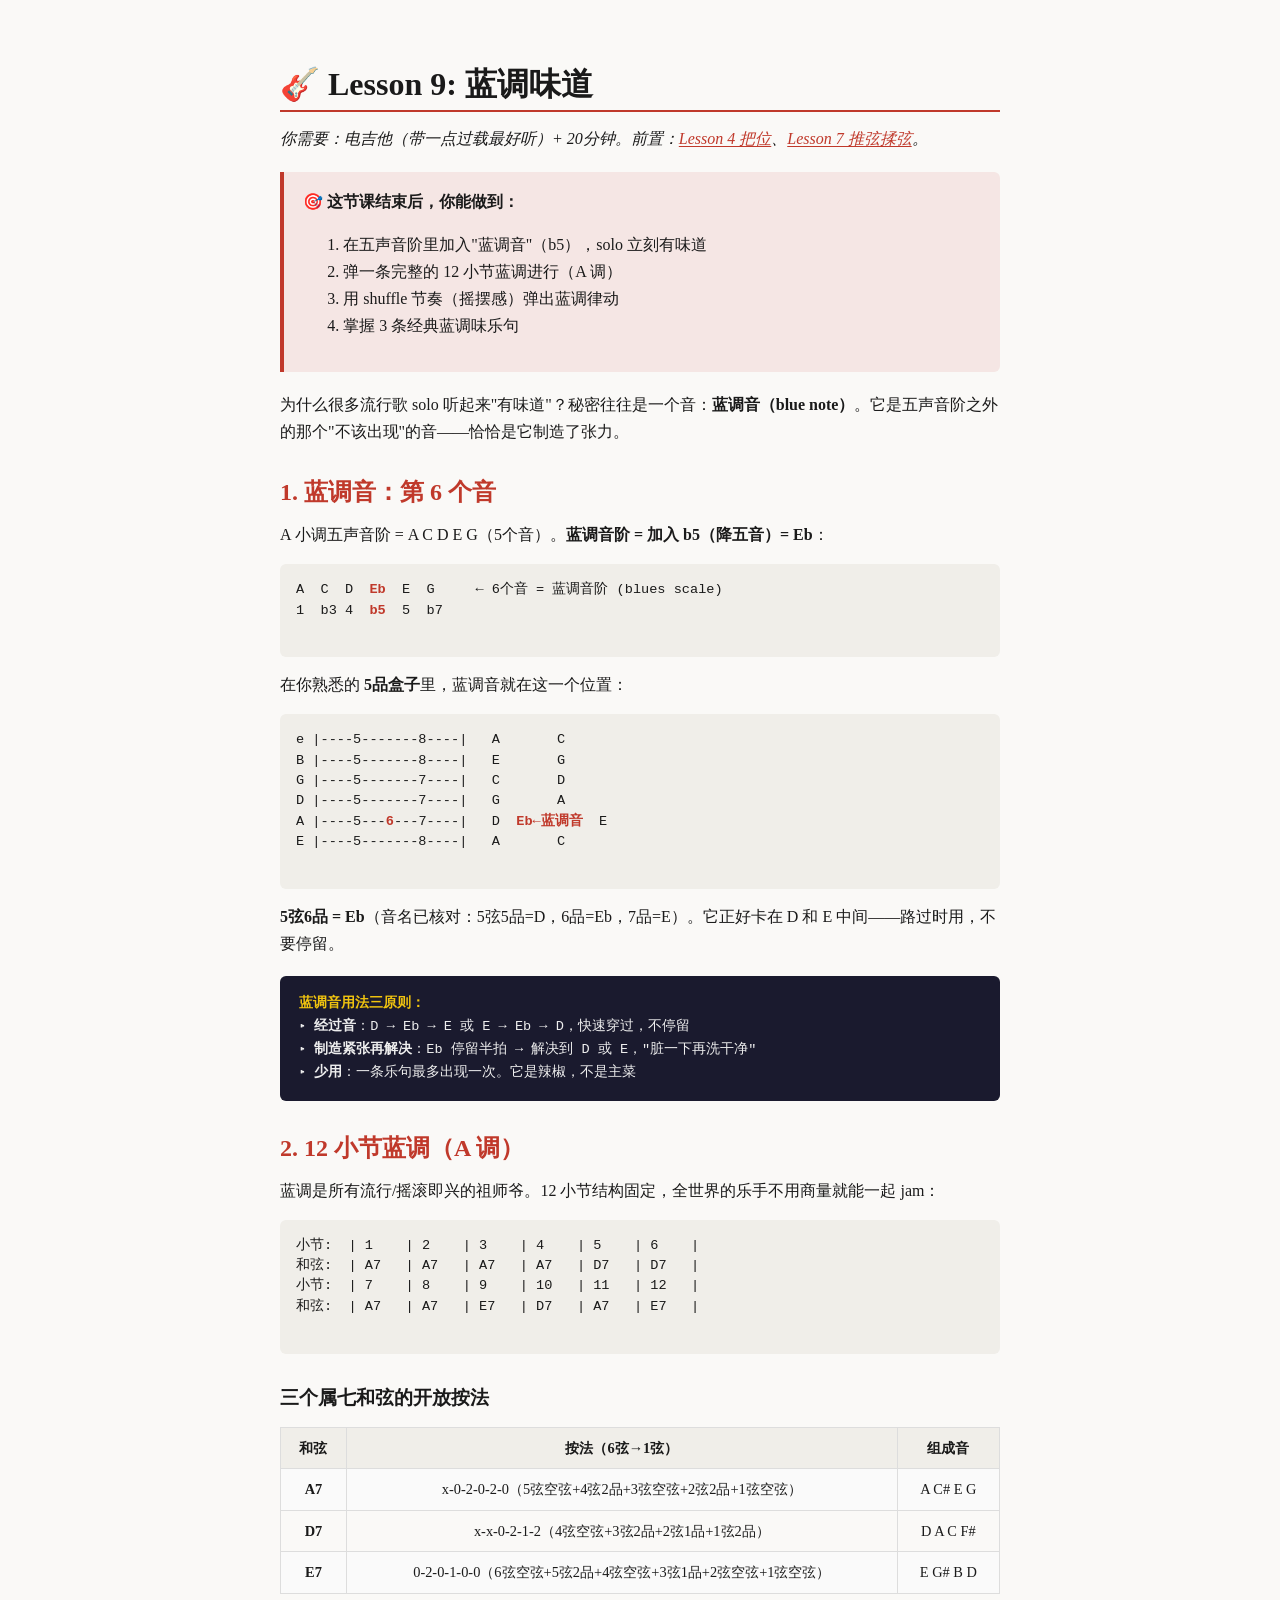
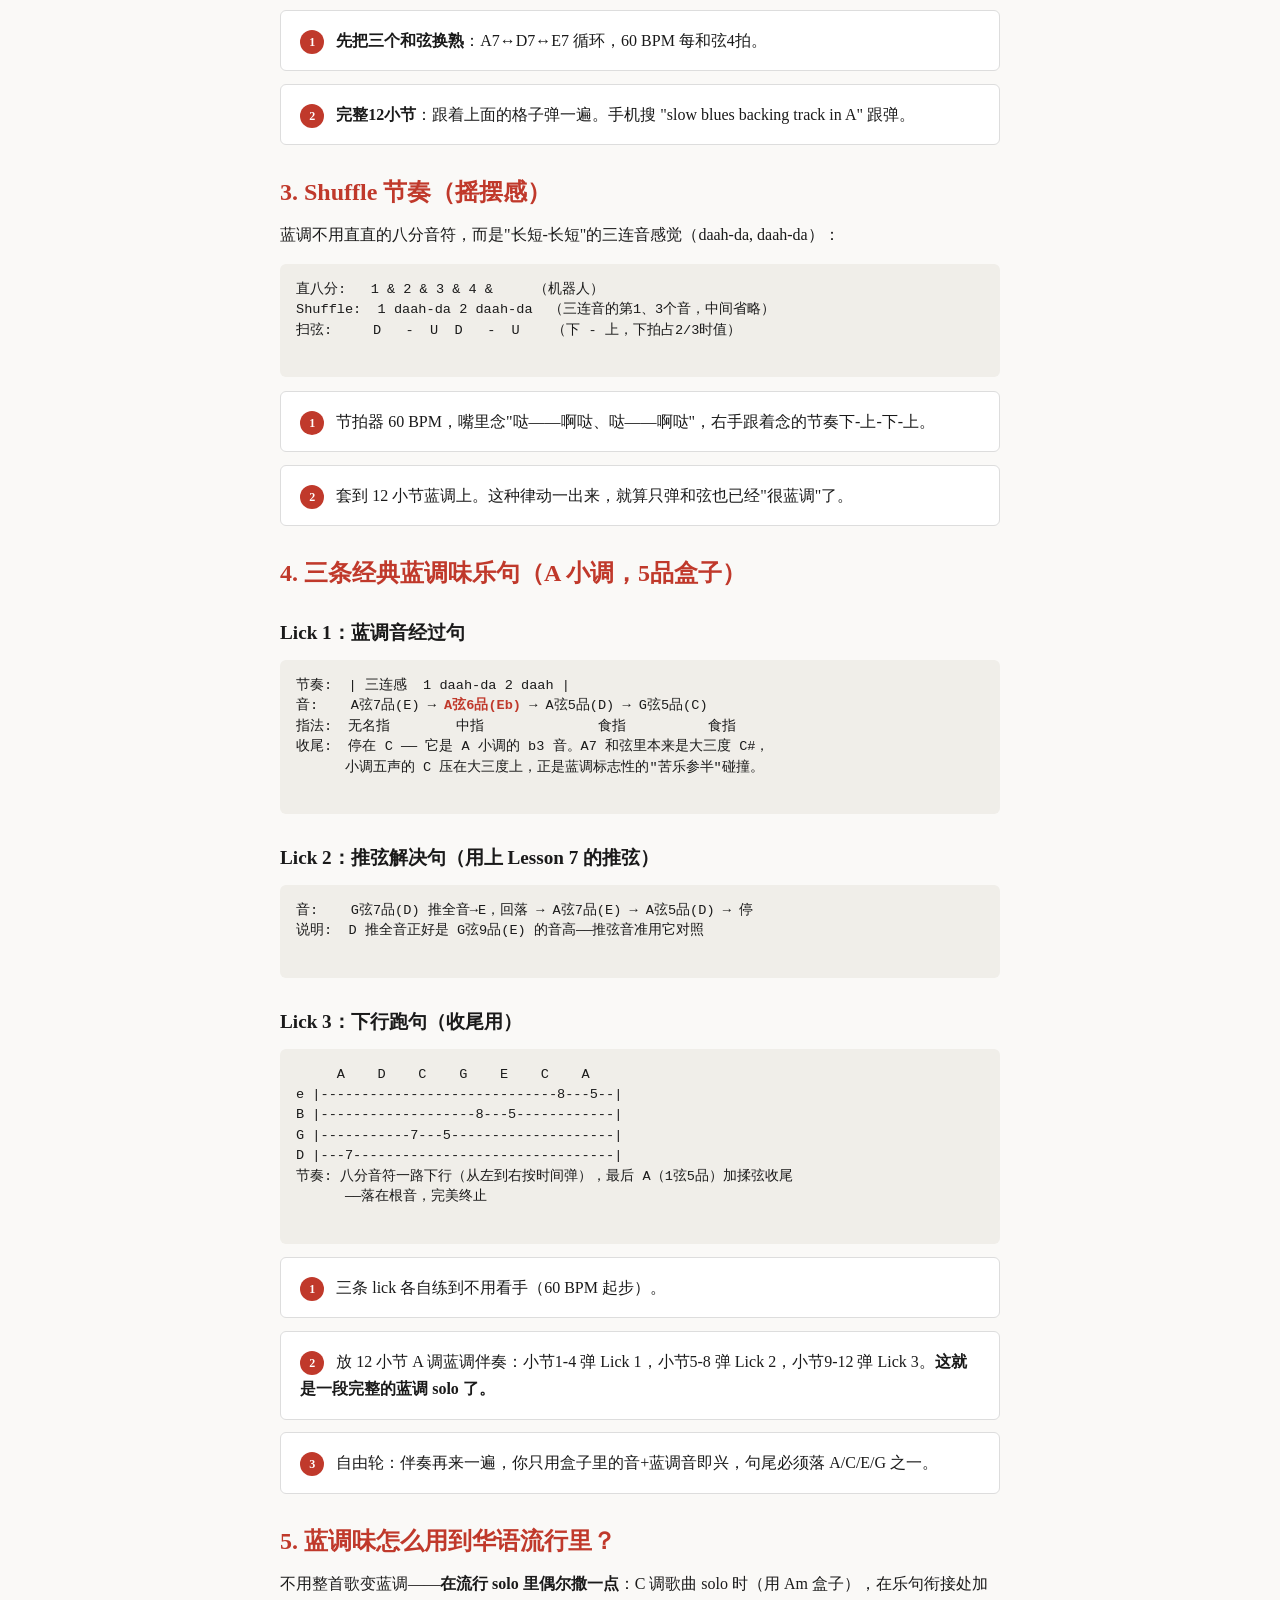
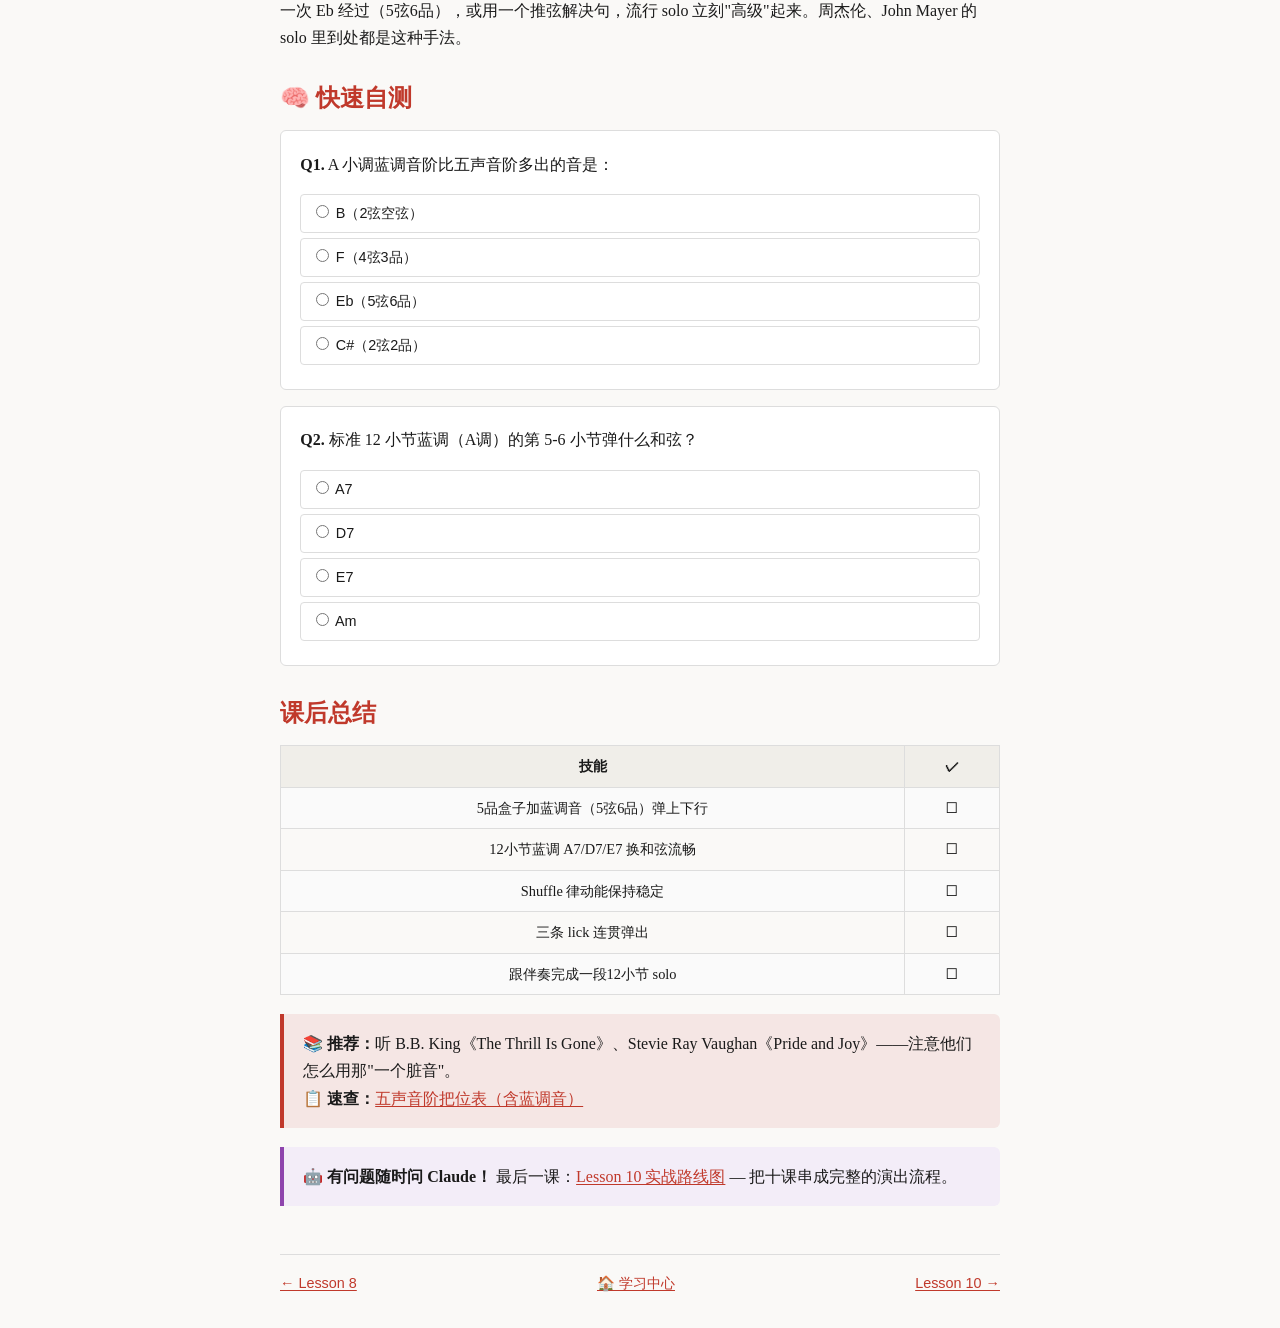
<file: lessons/0009-lan-tiao-wei-dao-yu-wai-zhi-wai.html>
<!DOCTYPE html>
<html lang="zh-CN">
<head>
  <meta charset="UTF-8">
  <meta name="viewport" content="width=device-width, initial-scale=1.0">
  <title>Lesson 9: 蓝调味道 — 给 Solo 加一点"脏"的灵魂</title>
  <link rel="stylesheet" href="../assets/style.css">
</head>
<body>
  <div class="container">
    <h1>🎸 Lesson 9: 蓝调味道</h1>
    <p><em>你需要：电吉他（带一点过载最好听）+ 20分钟。前置：<a href="./0004-wu-sheng-yin-jie-ba-wei.html">Lesson 4 把位</a>、<a href="./0007-solo-chang-ge-de-ji-qiao.html">Lesson 7 推弦揉弦</a>。</em></p>

    <div class="info-box">
      <strong>🎯 这节课结束后，你能做到：</strong>
      <ol>
        <li>在五声音阶里加入"蓝调音"（b5），solo 立刻有味道</li>
        <li>弹一条完整的 12 小节蓝调进行（A 调）</li>
        <li>用 shuffle 节奏（摇摆感）弹出蓝调律动</li>
        <li>掌握 3 条经典蓝调味乐句</li>
      </ol>
    </div>

    <p>为什么很多流行歌 solo 听起来"有味道"？秘密往往是一个音：<strong>蓝调音（blue note）</strong>。它是五声音阶之外的那个"不该出现"的音——恰恰是它制造了张力。</p>

    <h2>1. 蓝调音：第 6 个音</h2>
    <p>A 小调五声音阶 = A C D E G（5个音）。<strong>蓝调音阶 = 加入 b5（降五音）= Eb</strong>：</p>
    <pre>
A  C  D  <span style="color:#c0392b;font-weight:700;">Eb</span>  E  G     ← 6个音 = 蓝调音阶 (blues scale)
1  b3 4  <span style="color:#c0392b;font-weight:700;">b5</span>  5  b7
    </pre>
    <p>在你熟悉的 <strong>5品盒子</strong>里，蓝调音就在这一个位置：</p>
    <pre>
e |----5-------8----|   A       C
B |----5-------8----|   E       G
G |----5-------7----|   C       D
D |----5-------7----|   G       A
A |----5---<span style="color:#c0392b;font-weight:700;">6</span>---7----|   D  <span style="color:#c0392b;font-weight:700;">Eb←蓝调音</span>  E
E |----5-------8----|   A       C
    </pre>
    <p><strong>5弦6品 = Eb</strong>（音名已核对：5弦5品=D，6品=Eb，7品=E）。它正好卡在 D 和 E 中间——路过时用，不要停留。</p>

    <div class="solo-tip">
      <span class="highlight">蓝调音用法三原则：</span><br>
      ▸ <strong>经过音</strong>：D → Eb → E 或 E → Eb → D，快速穿过，不停留<br>
      ▸ <strong>制造紧张再解决</strong>：Eb 停留半拍 → 解决到 D 或 E，"脏一下再洗干净"<br>
      ▸ <strong>少用</strong>：一条乐句最多出现一次。它是辣椒，不是主菜
    </div>

    <h2>2. 12 小节蓝调（A 调）</h2>
    <p>蓝调是所有流行/摇滚即兴的祖师爷。12 小节结构固定，全世界的乐手不用商量就能一起 jam：</p>
    <pre>
小节:  | 1    | 2    | 3    | 4    | 5    | 6    |
和弦:  | A7   | A7   | A7   | A7   | D7   | D7   |
小节:  | 7    | 8    | 9    | 10   | 11   | 12   |
和弦:  | A7   | A7   | E7   | D7   | A7   | E7   |
    </pre>
    <h3>三个属七和弦的开放按法</h3>
    <table>
      <tr><th>和弦</th><th>按法（6弦→1弦）</th><th>组成音</th></tr>
      <tr><td><strong>A7</strong></td><td>x-0-2-0-2-0（5弦空弦+4弦2品+3弦空弦+2弦2品+1弦空弦）</td><td>A C# E G</td></tr>
      <tr><td><strong>D7</strong></td><td>x-x-0-2-1-2（4弦空弦+3弦2品+2弦1品+1弦2品）</td><td>D A C F#</td></tr>
      <tr><td><strong>E7</strong></td><td>0-2-0-1-0-0（6弦空弦+5弦2品+4弦空弦+3弦1品+2弦空弦+1弦空弦）</td><td>E G# B D</td></tr>
    </table>

    <div class="exercise-step">
      <span class="step-num">1</span>
      <strong>先把三个和弦换熟</strong>：A7↔D7↔E7 循环，60 BPM 每和弦4拍。
    </div>
    <div class="exercise-step">
      <span class="step-num">2</span>
      <strong>完整12小节</strong>：跟着上面的格子弹一遍。手机搜 "slow blues backing track in A" 跟弹。
    </div>

    <h2>3. Shuffle 节奏（摇摆感）</h2>
    <p>蓝调不用直直的八分音符，而是"长短-长短"的三连音感觉（daah-da, daah-da）：</p>
    <pre>
直八分:   1 & 2 & 3 & 4 &     （机器人）
Shuffle:  1 daah-da 2 daah-da  （三连音的第1、3个音，中间省略）
扫弦:     D   -  U  D   -  U    （下 - 上，下拍占2/3时值）
    </pre>
    <div class="exercise-step">
      <span class="step-num">1</span>
      节拍器 60 BPM，嘴里念"哒——啊哒、哒——啊哒"，右手跟着念的节奏下-上-下-上。
    </div>
    <div class="exercise-step">
      <span class="step-num">2</span>
      套到 12 小节蓝调上。这种律动一出来，就算只弹和弦也已经"很蓝调"了。
    </div>

    <h2>4. 三条经典蓝调味乐句（A 小调，5品盒子）</h2>

    <h3>Lick 1：蓝调音经过句</h3>
    <pre>
节奏:  | 三连感  1 daah-da 2 daah |
音:    A弦7品(E) → <span style="color:#c0392b;font-weight:700;">A弦6品(Eb)</span> → A弦5品(D) → G弦5品(C)
指法:  无名指        中指              食指          食指
收尾:  停在 C —— 它是 A 小调的 b3 音。A7 和弦里本来是大三度 C#，
      小调五声的 C 压在大三度上，正是蓝调标志性的"苦乐参半"碰撞。
    </pre>

    <h3>Lick 2：推弦解决句（用上 Lesson 7 的推弦）</h3>
    <pre>
音:    G弦7品(D) 推全音→E，回落 → A弦7品(E) → A弦5品(D) → 停
说明:  D 推全音正好是 G弦9品(E) 的音高——推弦音准用它对照
    </pre>

    <h3>Lick 3：下行跑句（收尾用）</h3>
    <pre>
     A    D    C    G    E    C    A
e |-----------------------------8---5--|
B |-------------------8---5------------|
G |-----------7---5--------------------|
D |---7--------------------------------|
节奏: 八分音符一路下行（从左到右按时间弹），最后 A（1弦5品）加揉弦收尾
      ——落在根音，完美终止
    </pre>

    <div class="exercise-step">
      <span class="step-num">1</span>
      三条 lick 各自练到不用看手（60 BPM 起步）。
    </div>
    <div class="exercise-step">
      <span class="step-num">2</span>
      放 12 小节 A 调蓝调伴奏：小节1-4 弹 Lick 1，小节5-8 弹 Lick 2，小节9-12 弹 Lick 3。<strong>这就是一段完整的蓝调 solo 了。</strong>
    </div>
    <div class="exercise-step">
      <span class="step-num">3</span>
      自由轮：伴奏再来一遍，你只用盒子里的音+蓝调音即兴，句尾必须落 A/C/E/G 之一。
    </div>

    <h2>5. 蓝调味怎么用到华语流行里？</h2>
    <p>不用整首歌变蓝调——<strong>在流行 solo 里偶尔撒一点</strong>：C 调歌曲 solo 时（用 Am 盒子），在乐句衔接处加一次 Eb 经过（5弦6品），或用一个推弦解决句，流行 solo 立刻"高级"起来。周杰伦、John Mayer 的 solo 里到处都是这种手法。</p>

    <h2>🧠 快速自测</h2>
    <div class="quiz-question" data-answer="3">
      <p><strong>Q1.</strong> A 小调蓝调音阶比五声音阶多出的音是：</p>
      <ul class="quiz-options">
        <li><label><input type="radio"> <span>B（2弦空弦）</span></label></li>
        <li><label><input type="radio"> <span>F（4弦3品）</span></label></li>
        <li><label><input type="radio"> <span>Eb（5弦6品）</span></label></li>
        <li><label><input type="radio"> <span>C#（2弦2品）</span></label></li>
      </ul>
      <div class="quiz-feedback" data-for="correct">✓ b5 = Eb，在5品盒子里位于5弦6品，卡在 D 和 E 之间。</div>
      <div class="quiz-feedback" data-for="wrong">✗ 是降五音 b5 = Eb（5弦6品）。五声音阶 A C D E G 的 4(D) 和 5(E) 之间塞进去。</div>
    </div>

    <div class="quiz-question" data-answer="2">
      <p><strong>Q2.</strong> 标准 12 小节蓝调（A调）的第 5-6 小节弹什么和弦？</p>
      <ul class="quiz-options">
        <li><label><input type="radio"> <span>A7</span></label></li>
        <li><label><input type="radio"> <span>D7</span></label></li>
        <li><label><input type="radio"> <span>E7</span></label></li>
        <li><label><input type="radio"> <span>Am</span></label></li>
      </ul>
      <div class="quiz-feedback" data-for="correct">✓ 结构：A7×4 → D7×2 → A7×2 → E7 D7 A7 E7。第5-6小节是 D7（Ⅳ级）。</div>
      <div class="quiz-feedback" data-for="wrong">✗ 背下结构：1-4小节A7，5-6小节D7，7-8小节A7，9-12小节 E7-D7-A7-E7。</div>
    </div>

    <h2>课后总结</h2>
    <table>
      <tr><th>技能</th><th>✓</th></tr>
      <tr><td>5品盒子加蓝调音（5弦6品）弹上下行</td><td>☐</td></tr>
      <tr><td>12小节蓝调 A7/D7/E7 换和弦流畅</td><td>☐</td></tr>
      <tr><td>Shuffle 律动能保持稳定</td><td>☐</td></tr>
      <tr><td>三条 lick 连贯弹出</td><td>☐</td></tr>
      <tr><td>跟伴奏完成一段12小节 solo</td><td>☐</td></tr>
    </table>

    <div class="info-box">
      <strong>📚 推荐：</strong>听 B.B. King《The Thrill Is Gone》、Stevie Ray Vaughan《Pride and Joy》——注意他们怎么用那"一个脏音"。<br>
      <strong>📋 速查：</strong><a href="../reference/pentatonic-positions.html">五声音阶把位表（含蓝调音）</a>
    </div>

    <div class="tip-box" style="border-color:#8e44ad;background:#f3edf8;">
      <strong>🤖 有问题随时问 Claude！</strong> 最后一课：<a href="./0010-shi-zhan-lu-xian-tu.html">Lesson 10 实战路线图</a> — 把十课串成完整的演出流程。
    </div>

    <div class="lesson-nav">
      <a href="./0008-ting-yin-ba-he-xian.html">← Lesson 8</a>
      <a href="../index.html">🏠 学习中心</a>
      <a href="./0010-shi-zhan-lu-xian-tu.html">Lesson 10 →</a>
    </div>
  </div>
  <script src="../assets/quiz.js"></script>
</body>
</html>
</file>
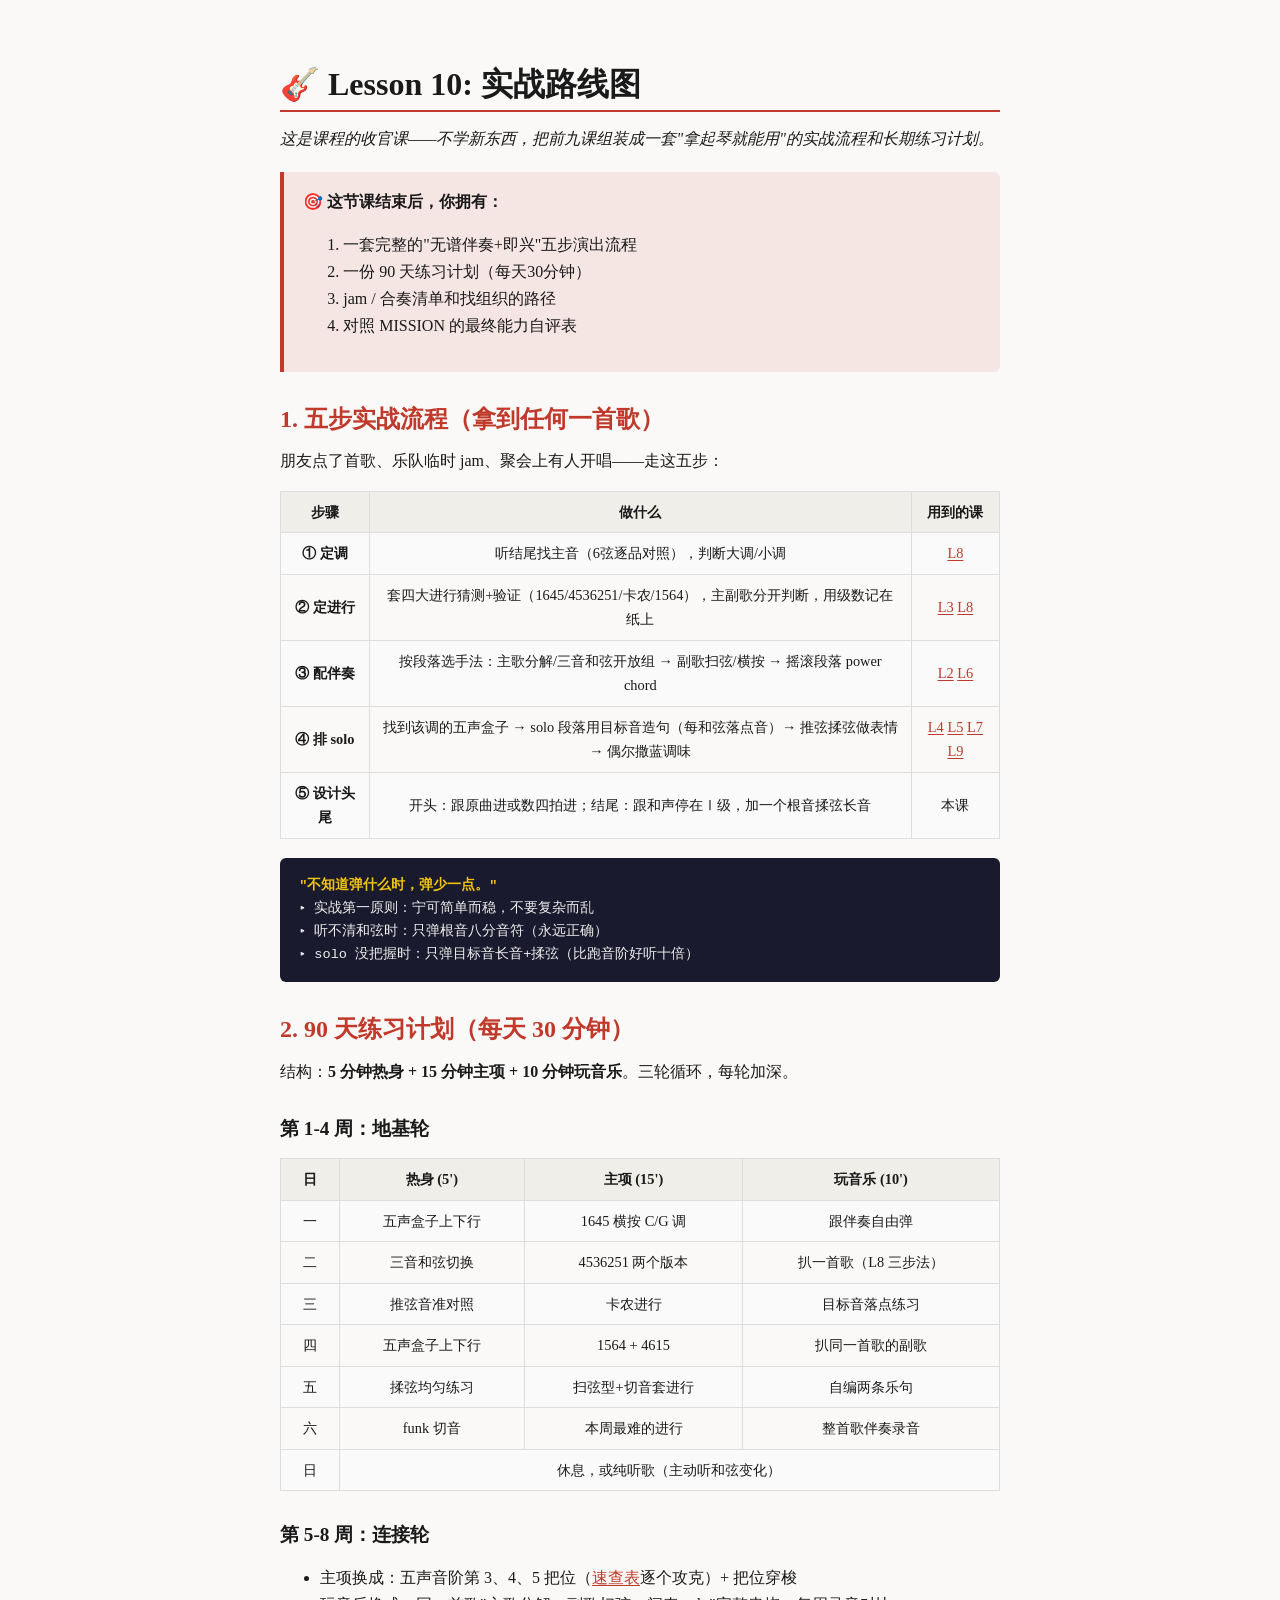
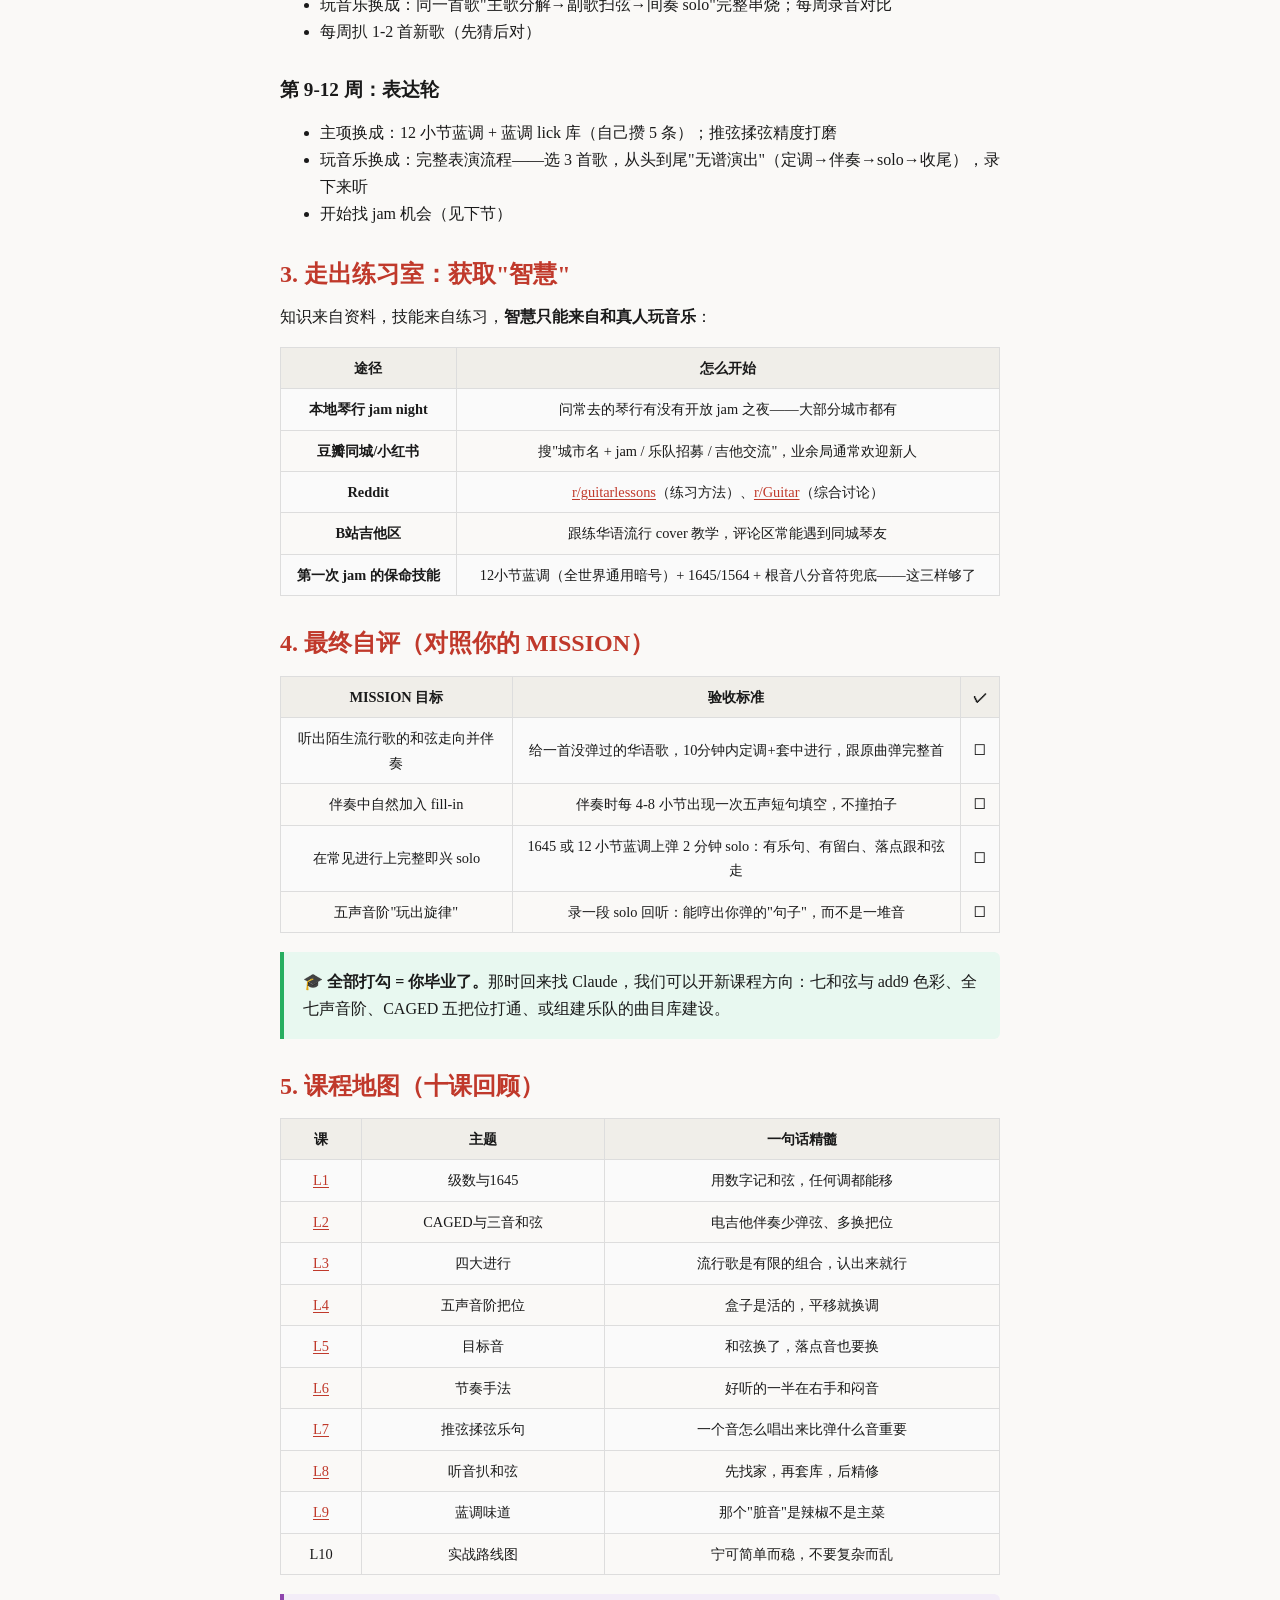
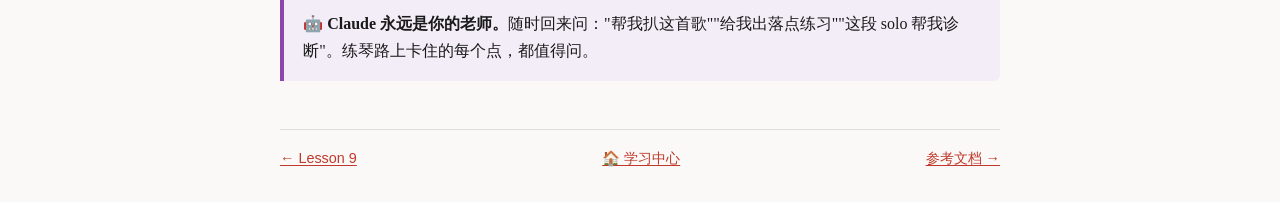
<file: lessons/0010-shi-zhan-lu-xian-tu.html>
<!DOCTYPE html>
<html lang="zh-CN">
<head>
  <meta charset="UTF-8">
  <meta name="viewport" content="width=device-width, initial-scale=1.0">
  <title>Lesson 10: 实战路线图 — 把一切串起来</title>
  <link rel="stylesheet" href="../assets/style.css">
</head>
<body>
  <div class="container">
    <h1>🎸 Lesson 10: 实战路线图</h1>
    <p><em>这是课程的收官课——不学新东西，把前九课组装成一套"拿起琴就能用"的实战流程和长期练习计划。</em></p>

    <div class="info-box">
      <strong>🎯 这节课结束后，你拥有：</strong>
      <ol>
        <li>一套完整的"无谱伴奏+即兴"五步演出流程</li>
        <li>一份 90 天练习计划（每天30分钟）</li>
        <li>jam / 合奏清单和找组织的路径</li>
        <li>对照 MISSION 的最终能力自评表</li>
      </ol>
    </div>

    <h2>1. 五步实战流程（拿到任何一首歌）</h2>
    <p>朋友点了首歌、乐队临时 jam、聚会上有人开唱——走这五步：</p>

    <table>
      <tr><th>步骤</th><th>做什么</th><th>用到的课</th></tr>
      <tr>
        <td><strong>① 定调</strong></td>
        <td>听结尾找主音（6弦逐品对照），判断大调/小调</td>
        <td><a href="./0008-ting-yin-ba-he-xian.html">L8</a></td>
      </tr>
      <tr>
        <td><strong>② 定进行</strong></td>
        <td>套四大进行猜测+验证（1645/4536251/卡农/1564），主副歌分开判断，用级数记在纸上</td>
        <td><a href="./0003-he-xian-jin-xing-ku.html">L3</a> <a href="./0008-ting-yin-ba-he-xian.html">L8</a></td>
      </tr>
      <tr>
        <td><strong>③ 配伴奏</strong></td>
        <td>按段落选手法：主歌分解/三音和弦开放组 → 副歌扫弦/横按 → 摇滚段落 power chord</td>
        <td><a href="./0002-caged-san-yin-he-xian.html">L2</a> <a href="./0006-ban-zou-jie-zou-shou-fa.html">L6</a></td>
      </tr>
      <tr>
        <td><strong>④ 排 solo</strong></td>
        <td>找到该调的五声盒子 → solo 段落用目标音造句（每和弦落点音）→ 推弦揉弦做表情 → 偶尔撒蓝调味</td>
        <td><a href="./0004-wu-sheng-yin-jie-ba-wei.html">L4</a> <a href="./0005-he-xian-nei-yin-mu-biao-yin.html">L5</a> <a href="./0007-solo-chang-ge-de-ji-qiao.html">L7</a> <a href="./0009-lan-tiao-wei-dao-yu-wai-zhi-wai.html">L9</a></td>
      </tr>
      <tr>
        <td><strong>⑤ 设计头尾</strong></td>
        <td>开头：跟原曲进或数四拍进；结尾：跟和声停在Ⅰ级，加一个根音揉弦长音</td>
        <td>本课</td>
      </tr>
    </table>

    <div class="solo-tip">
      <span class="highlight">"不知道弹什么时，弹少一点。"</span><br>
      ▸ 实战第一原则：宁可简单而稳，不要复杂而乱<br>
      ▸ 听不清和弦时：只弹根音八分音符（永远正确）<br>
      ▸ solo 没把握时：只弹目标音长音+揉弦（比跑音阶好听十倍）
    </div>

    <h2>2. 90 天练习计划（每天 30 分钟）</h2>
    <p>结构：<strong>5 分钟热身 + 15 分钟主项 + 10 分钟玩音乐</strong>。三轮循环，每轮加深。</p>

    <h3>第 1-4 周：地基轮</h3>
    <table>
      <tr><th>日</th><th>热身 (5')</th><th>主项 (15')</th><th>玩音乐 (10')</th></tr>
      <tr><td>一</td><td>五声盒子上下行</td><td>1645 横按 C/G 调</td><td>跟伴奏自由弹</td></tr>
      <tr><td>二</td><td>三音和弦切换</td><td>4536251 两个版本</td><td>扒一首歌（L8 三步法）</td></tr>
      <tr><td>三</td><td>推弦音准对照</td><td>卡农进行</td><td>目标音落点练习</td></tr>
      <tr><td>四</td><td>五声盒子上下行</td><td>1564 + 4615</td><td>扒同一首歌的副歌</td></tr>
      <tr><td>五</td><td>揉弦均匀练习</td><td>扫弦型+切音套进行</td><td>自编两条乐句</td></tr>
      <tr><td>六</td><td> funk 切音</td><td>本周最难的进行</td><td>整首歌伴奏录音</td></tr>
      <tr><td>日</td><td colspan="3" style="text-align:center;">休息，或纯听歌（主动听和弦变化）</td></tr>
    </table>

    <h3>第 5-8 周：连接轮</h3>
    <ul>
      <li>主项换成：五声音阶第 3、4、5 把位（<a href="../reference/pentatonic-positions.html">速查表</a>逐个攻克）+ 把位穿梭</li>
      <li>玩音乐换成：同一首歌"主歌分解→副歌扫弦→间奏 solo"完整串烧；每周录音对比</li>
      <li>每周扒 1-2 首新歌（先猜后对）</li>
    </ul>

    <h3>第 9-12 周：表达轮</h3>
    <ul>
      <li>主项换成：12 小节蓝调 + 蓝调 lick 库（自己攒 5 条）；推弦揉弦精度打磨</li>
      <li>玩音乐换成：完整表演流程——选 3 首歌，从头到尾"无谱演出"（定调→伴奏→solo→收尾），录下来听</li>
      <li>开始找 jam 机会（见下节）</li>
    </ul>

    <h2>3. 走出练习室：获取"智慧"</h2>
    <p>知识来自资料，技能来自练习，<strong>智慧只能来自和真人玩音乐</strong>：</p>
    <table>
      <tr><th>途径</th><th>怎么开始</th></tr>
      <tr><td><strong>本地琴行 jam night</strong></td><td>问常去的琴行有没有开放 jam 之夜——大部分城市都有</td></tr>
      <tr><td><strong>豆瓣同城/小红书</strong></td><td>搜"城市名 + jam / 乐队招募 / 吉他交流"，业余局通常欢迎新人</td></tr>
      <tr><td><strong>Reddit</strong></td><td><a href="https://www.reddit.com/r/guitarlessons/" target="_blank">r/guitarlessons</a>（练习方法）、<a href="https://www.reddit.com/r/Guitar/" target="_blank">r/Guitar</a>（综合讨论）</td></tr>
      <tr><td><strong>B站吉他区</strong></td><td>跟练华语流行 cover 教学，评论区常能遇到同城琴友</td></tr>
      <tr><td><strong>第一次 jam 的保命技能</strong></td><td>12小节蓝调（全世界通用暗号）+ 1645/1564 + 根音八分音符兜底——这三样够了</td></tr>
    </table>

    <h2>4. 最终自评（对照你的 MISSION）</h2>
    <table>
      <tr><th>MISSION 目标</th><th>验收标准</th><th>✓</th></tr>
      <tr><td>听出陌生流行歌的和弦走向并伴奏</td><td>给一首没弹过的华语歌，10分钟内定调+套中进行，跟原曲弹完整首</td><td>☐</td></tr>
      <tr><td>伴奏中自然加入 fill-in</td><td>伴奏时每 4-8 小节出现一次五声短句填空，不撞拍子</td><td>☐</td></tr>
      <tr><td>在常见进行上完整即兴 solo</td><td>1645 或 12 小节蓝调上弹 2 分钟 solo：有乐句、有留白、落点跟和弦走</td><td>☐</td></tr>
      <tr><td>五声音阶"玩出旋律"</td><td>录一段 solo 回听：能哼出你弹的"句子"，而不是一堆音</td><td>☐</td></tr>
    </table>

    <div class="tip-box">
      <strong>🎓 全部打勾 = 你毕业了。</strong>那时回来找 Claude，我们可以开新课程方向：七和弦与 add9 色彩、全七声音阶、CAGED 五把位打通、或组建乐队的曲目库建设。
    </div>

    <h2>5. 课程地图（十课回顾）</h2>
    <table>
      <tr><th>课</th><th>主题</th><th>一句话精髓</th></tr>
      <tr><td><a href="./0001-ji-shu-si-wei-yu-1645.html">L1</a></td><td>级数与1645</td><td>用数字记和弦，任何调都能移</td></tr>
      <tr><td><a href="./0002-caged-san-yin-he-xian.html">L2</a></td><td>CAGED与三音和弦</td><td>电吉他伴奏少弹弦、多换把位</td></tr>
      <tr><td><a href="./0003-he-xian-jin-xing-ku.html">L3</a></td><td>四大进行</td><td>流行歌是有限的组合，认出来就行</td></tr>
      <tr><td><a href="./0004-wu-sheng-yin-jie-ba-wei.html">L4</a></td><td>五声音阶把位</td><td>盒子是活的，平移就换调</td></tr>
      <tr><td><a href="./0005-he-xian-nei-yin-mu-biao-yin.html">L5</a></td><td>目标音</td><td>和弦换了，落点音也要换</td></tr>
      <tr><td><a href="./0006-ban-zou-jie-zou-shou-fa.html">L6</a></td><td>节奏手法</td><td>好听的一半在右手和闷音</td></tr>
      <tr><td><a href="./0007-solo-chang-ge-de-ji-qiao.html">L7</a></td><td>推弦揉弦乐句</td><td>一个音怎么唱出来比弹什么音重要</td></tr>
      <tr><td><a href="./0008-ting-yin-ba-he-xian.html">L8</a></td><td>听音扒和弦</td><td>先找家，再套库，后精修</td></tr>
      <tr><td><a href="./0009-lan-tiao-wei-dao-yu-wai-zhi-wai.html">L9</a></td><td>蓝调味道</td><td>那个"脏音"是辣椒不是主菜</td></tr>
      <tr><td>L10</td><td>实战路线图</td><td>宁可简单而稳，不要复杂而乱</td></tr>
    </table>

    <div class="tip-box" style="border-color:#8e44ad;background:#f3edf8;">
      <strong>🤖 Claude 永远是你的老师。</strong>随时回来问："帮我扒这首歌""给我出落点练习""这段 solo 帮我诊断"。练琴路上卡住的每个点，都值得问。
    </div>

    <div class="lesson-nav">
      <a href="./0009-lan-tiao-wei-dao-yu-wai-zhi-wai.html">← Lesson 9</a>
      <a href="../index.html">🏠 学习中心</a>
      <a href="../reference/fretboard-notes.html">参考文档 →</a>
    </div>
  </div>
</body>
</html>
</file>
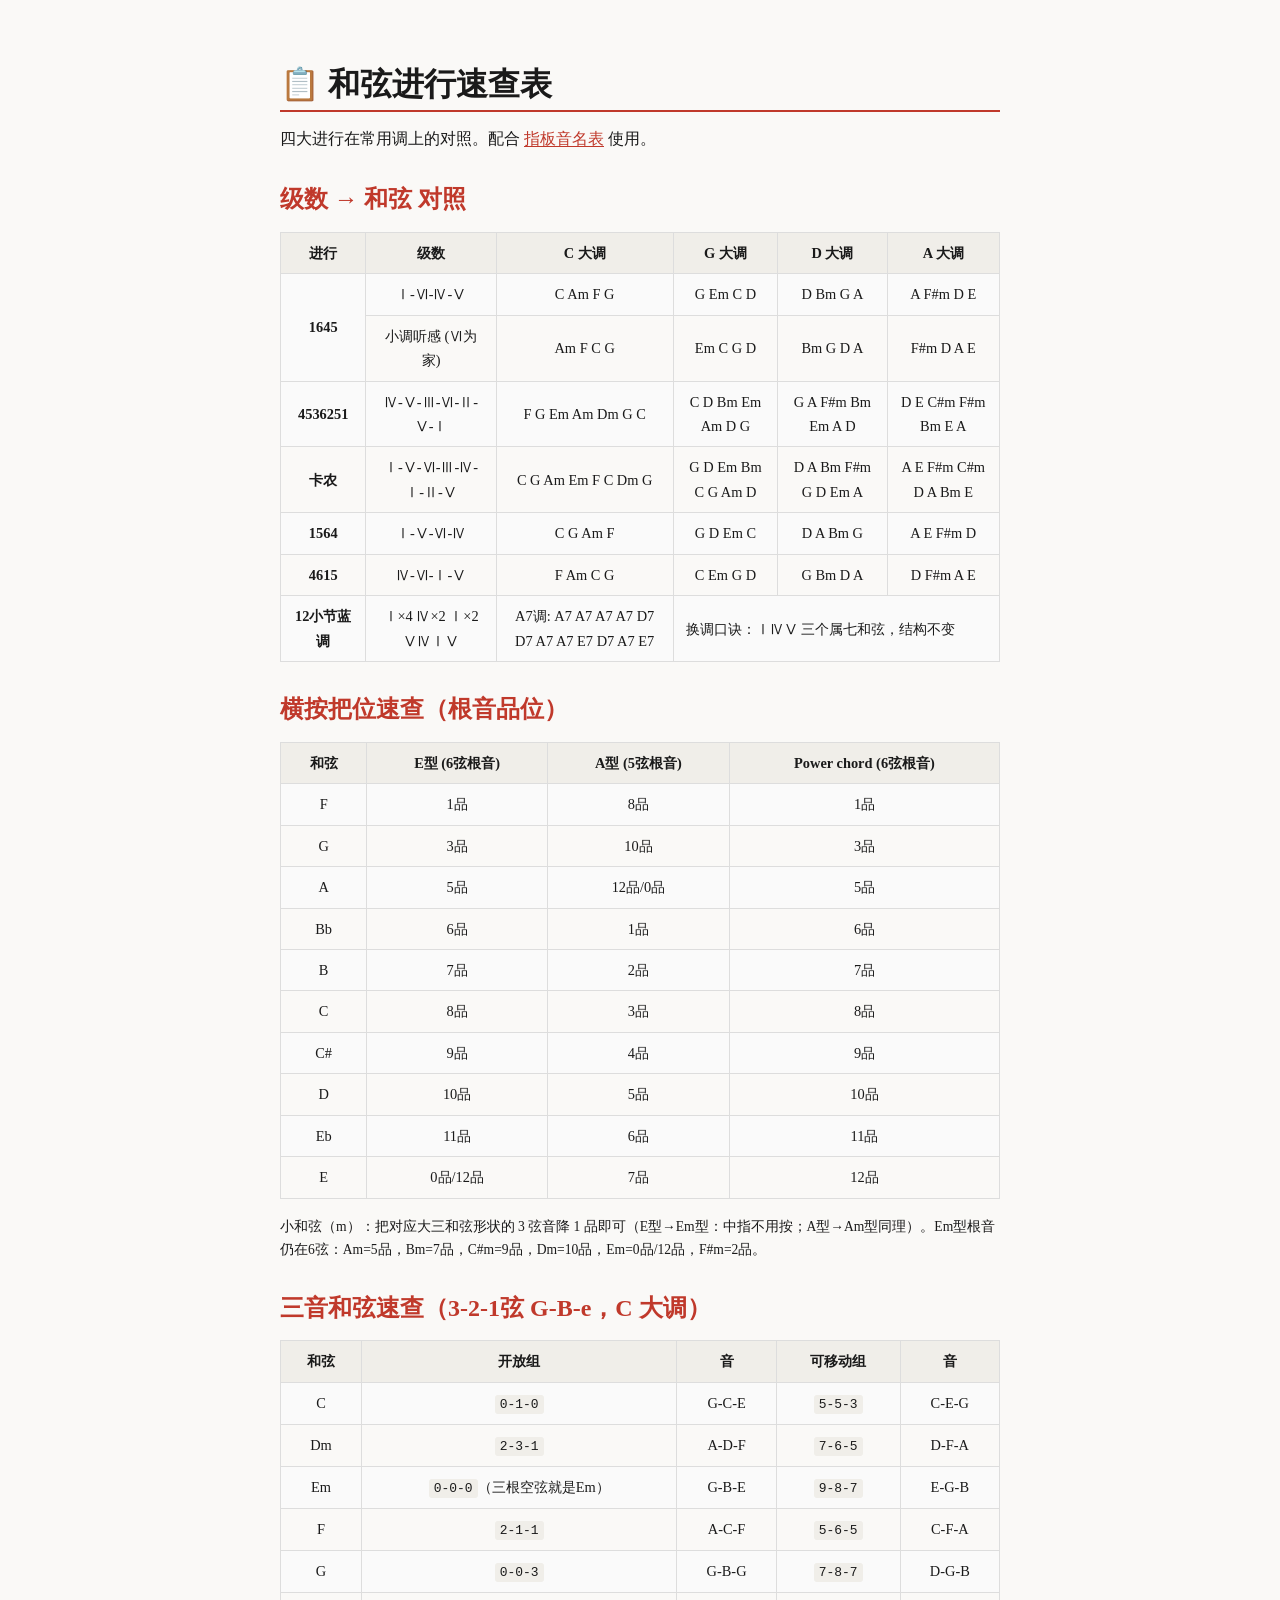
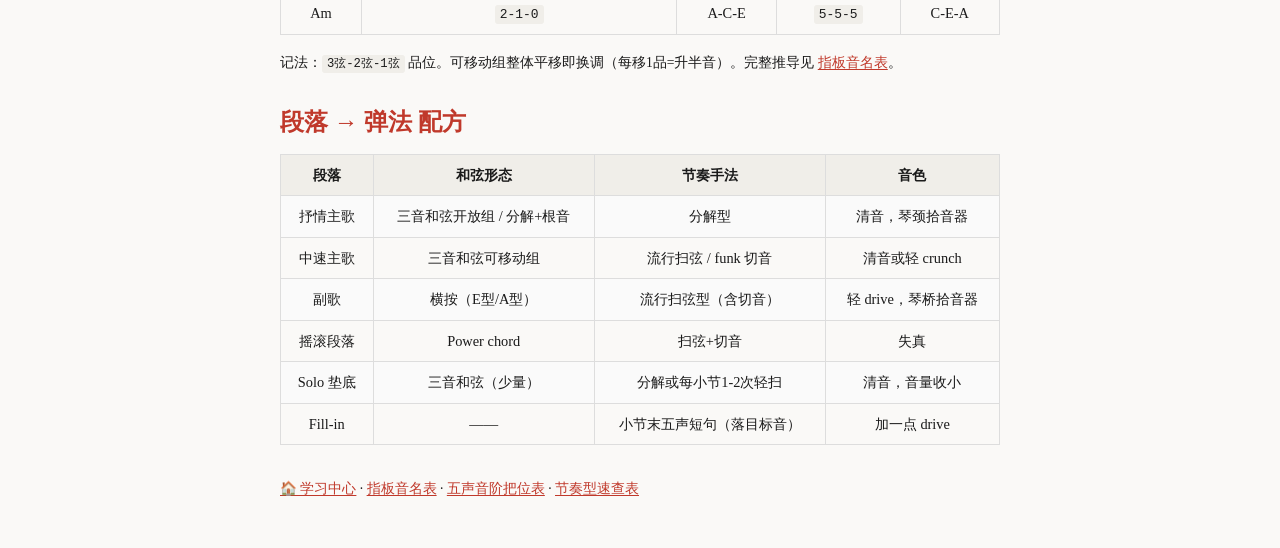
<file: reference/chord-progressions.html>
<!DOCTYPE html>
<html lang="zh-CN">
<head>
  <meta charset="UTF-8">
  <meta name="viewport" content="width=device-width, initial-scale=1.0">
  <title>参考：和弦进行速查表</title>
  <link rel="stylesheet" href="../assets/style.css">
</head>
<body>
  <div class="container">
    <h1>📋 和弦进行速查表</h1>
    <p>四大进行在常用调上的对照。配合 <a href="./fretboard-notes.html">指板音名表</a> 使用。</p>

    <h2>级数 → 和弦 对照</h2>
    <table>
      <tr><th>进行</th><th>级数</th><th>C 大调</th><th>G 大调</th><th>D 大调</th><th>A 大调</th></tr>
      <tr><td rowspan="2"><strong>1645</strong></td><td>Ⅰ-Ⅵ-Ⅳ-Ⅴ</td><td>C Am F G</td><td>G Em C D</td><td>D Bm G A</td><td>A F#m D E</td></tr>
      <tr><td>小调听感 (Ⅵ为家)</td><td>Am F C G</td><td>Em C G D</td><td>Bm G D A</td><td>F#m D A E</td></tr>
      <tr><td><strong>4536251</strong></td><td>Ⅳ-Ⅴ-Ⅲ-Ⅵ-Ⅱ-Ⅴ-Ⅰ</td><td>F G Em Am Dm G C</td><td>C D Bm Em Am D G</td><td>G A F#m Bm Em A D</td><td>D E C#m F#m Bm E A</td></tr>
      <tr><td><strong>卡农</strong></td><td>Ⅰ-Ⅴ-Ⅵ-Ⅲ-Ⅳ-Ⅰ-Ⅱ-Ⅴ</td><td>C G Am Em F C Dm G</td><td>G D Em Bm C G Am D</td><td>D A Bm F#m G D Em A</td><td>A E F#m C#m D A Bm E</td></tr>
      <tr><td><strong>1564</strong></td><td>Ⅰ-Ⅴ-Ⅵ-Ⅳ</td><td>C G Am F</td><td>G D Em C</td><td>D A Bm G</td><td>A E F#m D</td></tr>
      <tr><td><strong>4615</strong></td><td>Ⅳ-Ⅵ-Ⅰ-Ⅴ</td><td>F Am C G</td><td>C Em G D</td><td>G Bm D A</td><td>D F#m A E</td></tr>
      <tr><td><strong>12小节蓝调</strong></td><td>Ⅰ×4 Ⅳ×2 Ⅰ×2 ⅤⅣⅠⅤ</td><td>A7调: A7 A7 A7 A7 D7 D7 A7 A7 E7 D7 A7 E7</td><td colspan="3" style="text-align:left;">换调口诀：ⅠⅣⅤ 三个属七和弦，结构不变</td></tr>
    </table>

    <h2>横按把位速查（根音品位）</h2>
    <table>
      <tr><th>和弦</th><th>E型 (6弦根音)</th><th>A型 (5弦根音)</th><th>Power chord (6弦根音)</th></tr>
      <tr><td>F</td><td>1品</td><td>8品</td><td>1品</td></tr>
      <tr><td>G</td><td>3品</td><td>10品</td><td>3品</td></tr>
      <tr><td>A</td><td>5品</td><td>12品/0品</td><td>5品</td></tr>
      <tr><td>Bb</td><td>6品</td><td>1品</td><td>6品</td></tr>
      <tr><td>B</td><td>7品</td><td>2品</td><td>7品</td></tr>
      <tr><td>C</td><td>8品</td><td>3品</td><td>8品</td></tr>
      <tr><td>C#</td><td>9品</td><td>4品</td><td>9品</td></tr>
      <tr><td>D</td><td>10品</td><td>5品</td><td>10品</td></tr>
      <tr><td>Eb</td><td>11品</td><td>6品</td><td>11品</td></tr>
      <tr><td>E</td><td>0品/12品</td><td>7品</td><td>12品</td></tr>
    </table>
    <p style="font-size:0.85rem;">小和弦（m）：把对应大三和弦形状的 3 弦音降 1 品即可（E型→Em型：中指不用按；A型→Am型同理）。Em型根音仍在6弦：Am=5品，Bm=7品，C#m=9品，Dm=10品，Em=0品/12品，F#m=2品。</p>

    <h2>三音和弦速查（3-2-1弦 G-B-e，C 大调）</h2>
    <table>
      <tr><th>和弦</th><th>开放组</th><th>音</th><th>可移动组</th><th>音</th></tr>
      <tr><td>C</td><td><code>0-1-0</code></td><td>G-C-E</td><td><code>5-5-3</code></td><td>C-E-G</td></tr>
      <tr><td>Dm</td><td><code>2-3-1</code></td><td>A-D-F</td><td><code>7-6-5</code></td><td>D-F-A</td></tr>
      <tr><td>Em</td><td><code>0-0-0</code>（三根空弦就是Em）</td><td>G-B-E</td><td><code>9-8-7</code></td><td>E-G-B</td></tr>
      <tr><td>F</td><td><code>2-1-1</code></td><td>A-C-F</td><td><code>5-6-5</code></td><td>C-F-A</td></tr>
      <tr><td>G</td><td><code>0-0-3</code></td><td>G-B-G</td><td><code>7-8-7</code></td><td>D-G-B</td></tr>
      <tr><td>Am</td><td><code>2-1-0</code></td><td>A-C-E</td><td><code>5-5-5</code></td><td>C-E-A</td></tr>
    </table>
    <p style="font-size:0.85rem;">记法：<code>3弦-2弦-1弦</code> 品位。可移动组整体平移即换调（每移1品=升半音）。完整推导见 <a href="./fretboard-notes.html">指板音名表</a>。</p>

    <h2>段落 → 弹法 配方</h2>
    <table>
      <tr><th>段落</th><th>和弦形态</th><th>节奏手法</th><th>音色</th></tr>
      <tr><td>抒情主歌</td><td>三音和弦开放组 / 分解+根音</td><td>分解型</td><td>清音，琴颈拾音器</td></tr>
      <tr><td>中速主歌</td><td>三音和弦可移动组</td><td>流行扫弦 / funk 切音</td><td>清音或轻 crunch</td></tr>
      <tr><td>副歌</td><td>横按（E型/A型）</td><td>流行扫弦型（含切音）</td><td>轻 drive，琴桥拾音器</td></tr>
      <tr><td>摇滚段落</td><td>Power chord</td><td>扫弦+切音</td><td>失真</td></tr>
      <tr><td>Solo 垫底</td><td>三音和弦（少量）</td><td>分解或每小节1-2次轻扫</td><td>清音，音量收小</td></tr>
      <tr><td>Fill-in</td><td>——</td><td>小节末五声短句（落目标音）</td><td>加一点 drive</td></tr>
    </table>

    <p style="margin-top:2rem;font-size:0.85rem;"><a href="../index.html">🏠 学习中心</a> · <a href="./fretboard-notes.html">指板音名表</a> · <a href="./pentatonic-positions.html">五声音阶把位表</a> · <a href="./rhythm-patterns.html">节奏型速查表</a></p>
  </div>
</body>
</html>
</file>
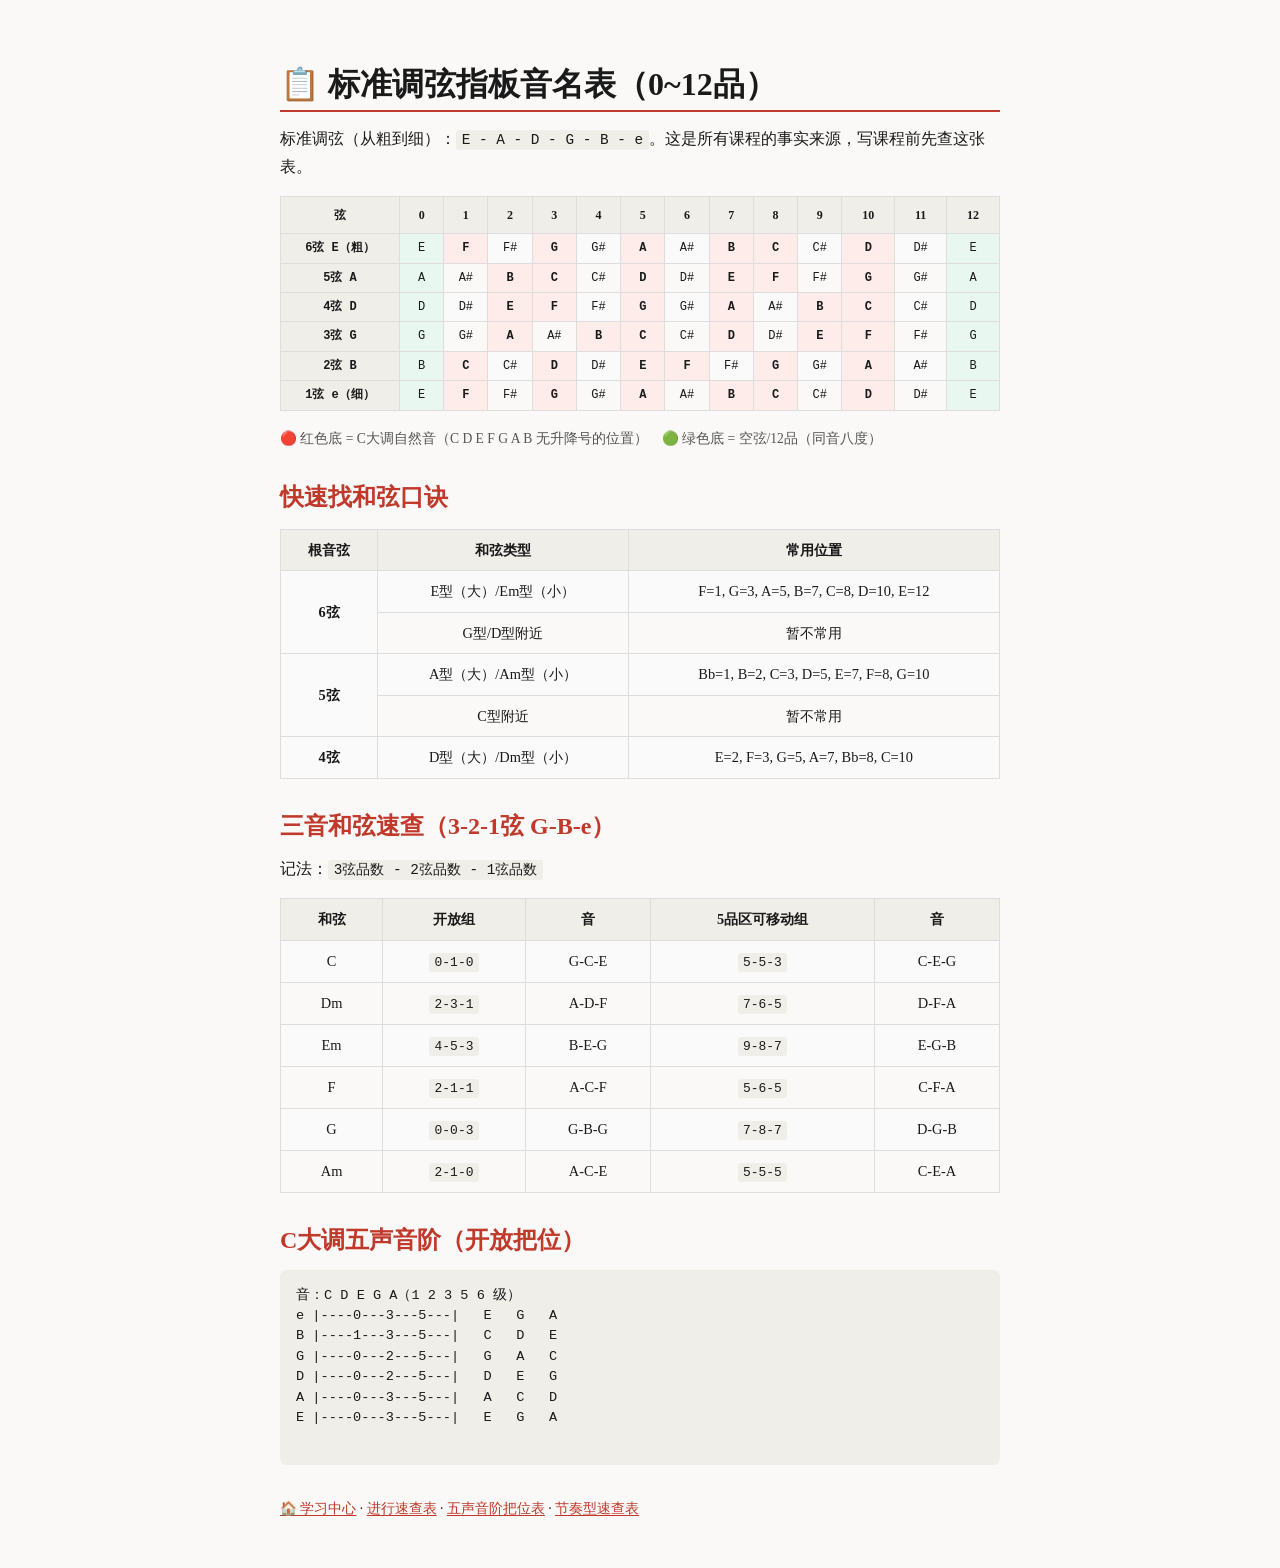
<file: reference/fretboard-notes.html>
<!DOCTYPE html>
<html lang="zh-CN">
<head>
  <meta charset="UTF-8">
  <meta name="viewport" content="width=device-width, initial-scale=1.0">
  <title>参考：标准调弦指板音名表（0-12品）</title>
  <link rel="stylesheet" href="../assets/style.css">
  <style>
    table.fret-notes { font-size: 0.75rem; }
    table.fret-notes td { padding: 0.25rem 0.4rem; font-family: var(--font-mono); }
    table.fret-notes td.root-col { background: #fdecea; font-weight: 700; }
    table.fret-notes td.octave { background: #e8f8f0; }
    .string-col { font-weight: 700; background: var(--code-bg); }
  </style>
</head>
<body>
  <div class="container">
    <h1>📋 标准调弦指板音名表（0~12品）</h1>
    <p>标准调弦（从粗到细）：<code>E - A - D - G - B - e</code>。这是所有课程的事实来源，写课程前先查这张表。</p>

    <table class="fret-notes">
      <tr><th>弦</th><th>0</th><th>1</th><th>2</th><th>3</th><th>4</th><th>5</th><th>6</th><th>7</th><th>8</th><th>9</th><th>10</th><th>11</th><th>12</th></tr>
      <tr><td class="string-col">6弦 E（粗）</td><td class="octave">E</td><td class="root-col">F</td><td>F#</td><td class="root-col">G</td><td>G#</td><td class="root-col">A</td><td>A#</td><td class="root-col">B</td><td class="root-col">C</td><td>C#</td><td class="root-col">D</td><td>D#</td><td class="octave">E</td></tr>
      <tr><td class="string-col">5弦 A</td><td class="octave">A</td><td>A#</td><td class="root-col">B</td><td class="root-col">C</td><td>C#</td><td class="root-col">D</td><td>D#</td><td class="root-col">E</td><td class="root-col">F</td><td>F#</td><td class="root-col">G</td><td>G#</td><td class="octave">A</td></tr>
      <tr><td class="string-col">4弦 D</td><td class="octave">D</td><td>D#</td><td class="root-col">E</td><td class="root-col">F</td><td>F#</td><td class="root-col">G</td><td>G#</td><td class="root-col">A</td><td>A#</td><td class="root-col">B</td><td class="root-col">C</td><td>C#</td><td class="octave">D</td></tr>
      <tr><td class="string-col">3弦 G</td><td class="octave">G</td><td>G#</td><td class="root-col">A</td><td>A#</td><td class="root-col">B</td><td class="root-col">C</td><td>C#</td><td class="root-col">D</td><td>D#</td><td class="root-col">E</td><td class="root-col">F</td><td>F#</td><td class="octave">G</td></tr>
      <tr><td class="string-col">2弦 B</td><td class="octave">B</td><td class="root-col">C</td><td>C#</td><td class="root-col">D</td><td>D#</td><td class="root-col">E</td><td class="root-col">F</td><td>F#</td><td class="root-col">G</td><td>G#</td><td class="root-col">A</td><td>A#</td><td class="octave">B</td></tr>
      <tr><td class="string-col">1弦 e（细）</td><td class="octave">E</td><td class="root-col">F</td><td>F#</td><td class="root-col">G</td><td>G#</td><td class="root-col">A</td><td>A#</td><td class="root-col">B</td><td class="root-col">C</td><td>C#</td><td class="root-col">D</td><td>D#</td><td class="octave">E</td></tr>
    </table>

    <p style="font-size:0.85rem;color:var(--text-secondary);">
      🔴 红色底 = C大调自然音（C D E F G A B 无升降号的位置）　🟢 绿色底 = 空弦/12品（同音八度）
    </p>

    <h2>快速找和弦口诀</h2>
    <table>
      <tr><th>根音弦</th><th>和弦类型</th><th>常用位置</th></tr>
      <tr><td rowspan="2"><strong>6弦</strong></td><td>E型（大）/Em型（小）</td><td>F=1, G=3, A=5, B=7, C=8, D=10, E=12</td></tr>
      <tr><td>G型/D型附近</td><td>暂不常用</td></tr>
      <tr><td rowspan="2"><strong>5弦</strong></td><td>A型（大）/Am型（小）</td><td>Bb=1, B=2, C=3, D=5, E=7, F=8, G=10</td></tr>
      <tr><td>C型附近</td><td>暂不常用</td></tr>
      <tr><td><strong>4弦</strong></td><td>D型（大）/Dm型（小）</td><td>E=2, F=3, G=5, A=7, Bb=8, C=10</td></tr>
    </table>

    <h2>三音和弦速查（3-2-1弦 G-B-e）</h2>
    <p>记法：<code>3弦品数 - 2弦品数 - 1弦品数</code></p>
    <table>
      <tr><th>和弦</th><th>开放组</th><th>音</th><th>5品区可移动组</th><th>音</th></tr>
      <tr><td>C</td><td><code>0-1-0</code></td><td>G-C-E</td><td><code>5-5-3</code></td><td>C-E-G</td></tr>
      <tr><td>Dm</td><td><code>2-3-1</code></td><td>A-D-F</td><td><code>7-6-5</code></td><td>D-F-A</td></tr>
      <tr><td>Em</td><td><code>4-5-3</code></td><td>B-E-G</td><td><code>9-8-7</code></td><td>E-G-B</td></tr>
      <tr><td>F</td><td><code>2-1-1</code></td><td>A-C-F</td><td><code>5-6-5</code></td><td>C-F-A</td></tr>
      <tr><td>G</td><td><code>0-0-3</code></td><td>G-B-G</td><td><code>7-8-7</code></td><td>D-G-B</td></tr>
      <tr><td>Am</td><td><code>2-1-0</code></td><td>A-C-E</td><td><code>5-5-5</code></td><td>C-E-A</td></tr>
    </table>

    <h2>C大调五声音阶（开放把位）</h2>
    <pre>
音：C D E G A（1 2 3 5 6 级）
e |----0---3---5---|   E   G   A
B |----1---3---5---|   C   D   E
G |----0---2---5---|   G   A   C
D |----0---2---5---|   D   E   G
A |----0---3---5---|   A   C   D
E |----0---3---5---|   E   G   A
    </pre>

    <p style="margin-top:2rem;font-size:0.85rem;"><a href="../index.html">🏠 学习中心</a> · <a href="./chord-progressions.html">进行速查表</a> · <a href="./pentatonic-positions.html">五声音阶把位表</a> · <a href="./rhythm-patterns.html">节奏型速查表</a></p>
  </div>
</body>
</html>
</file>
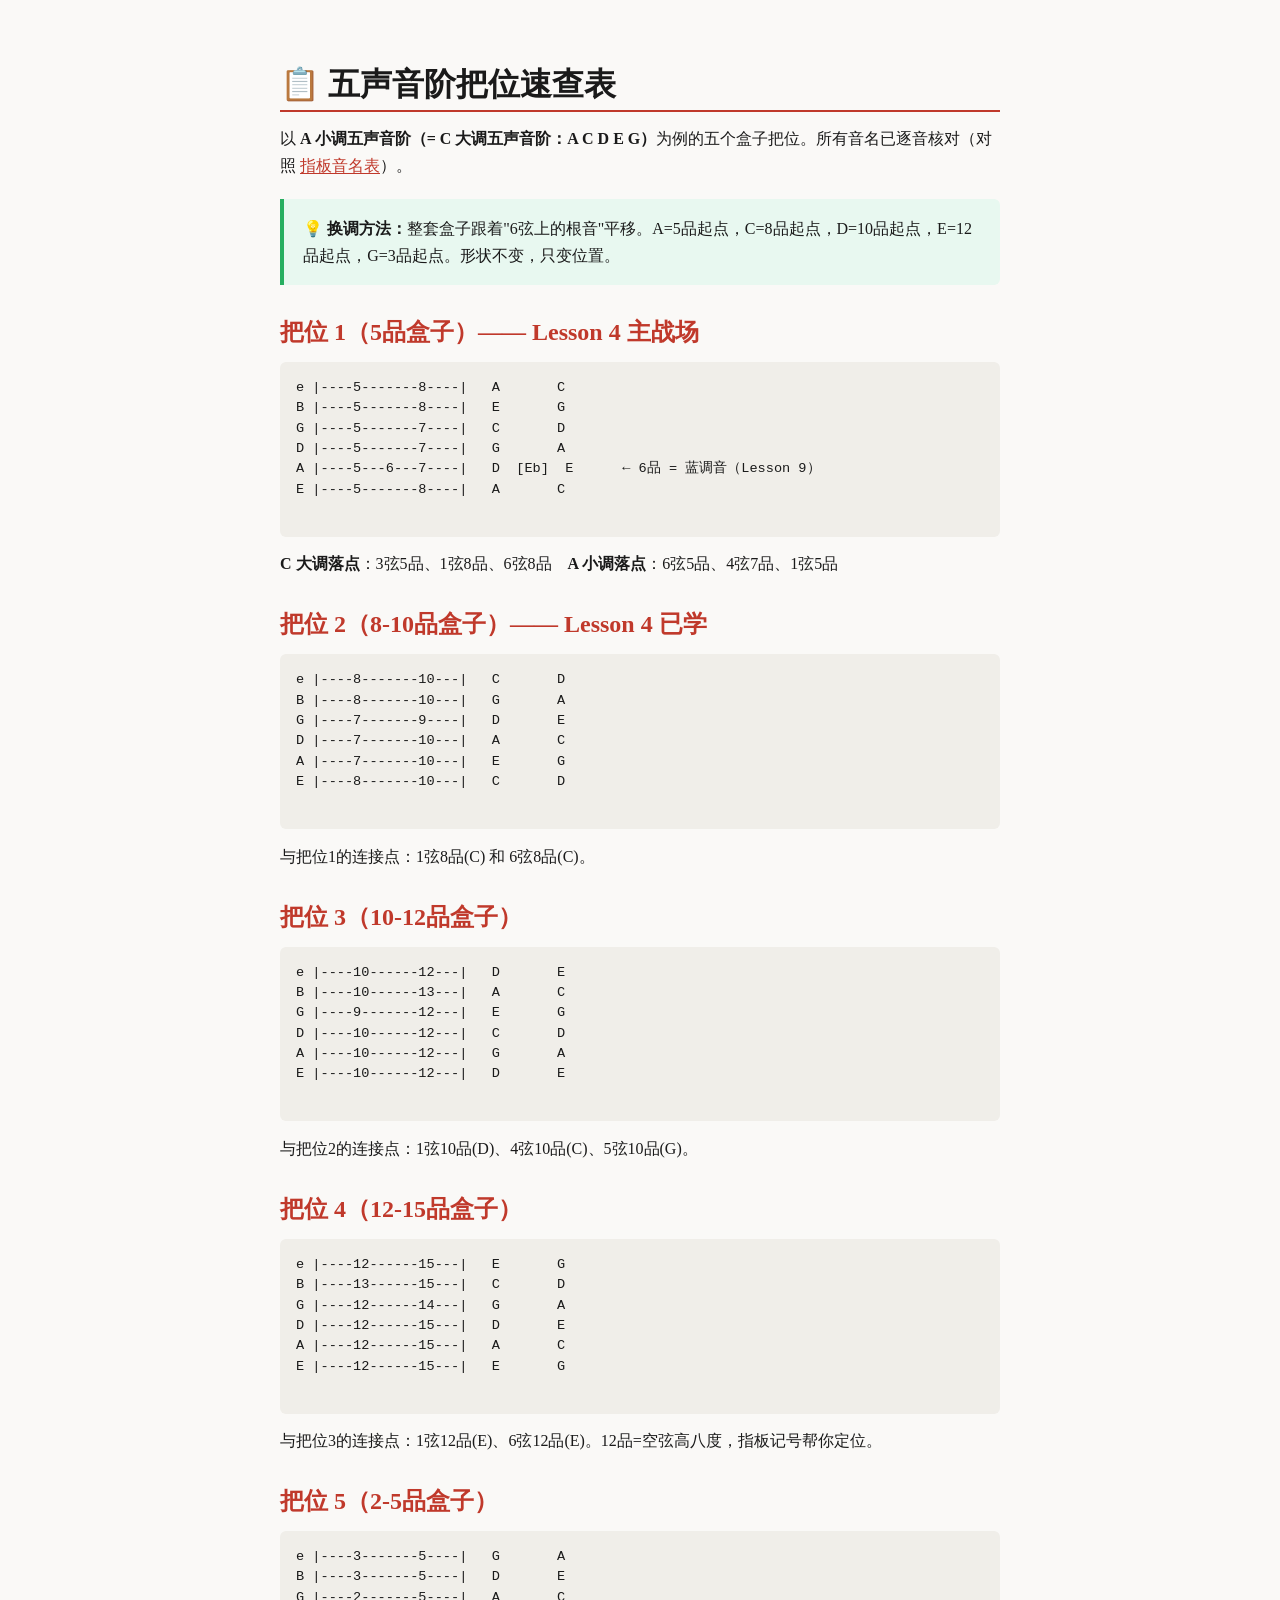
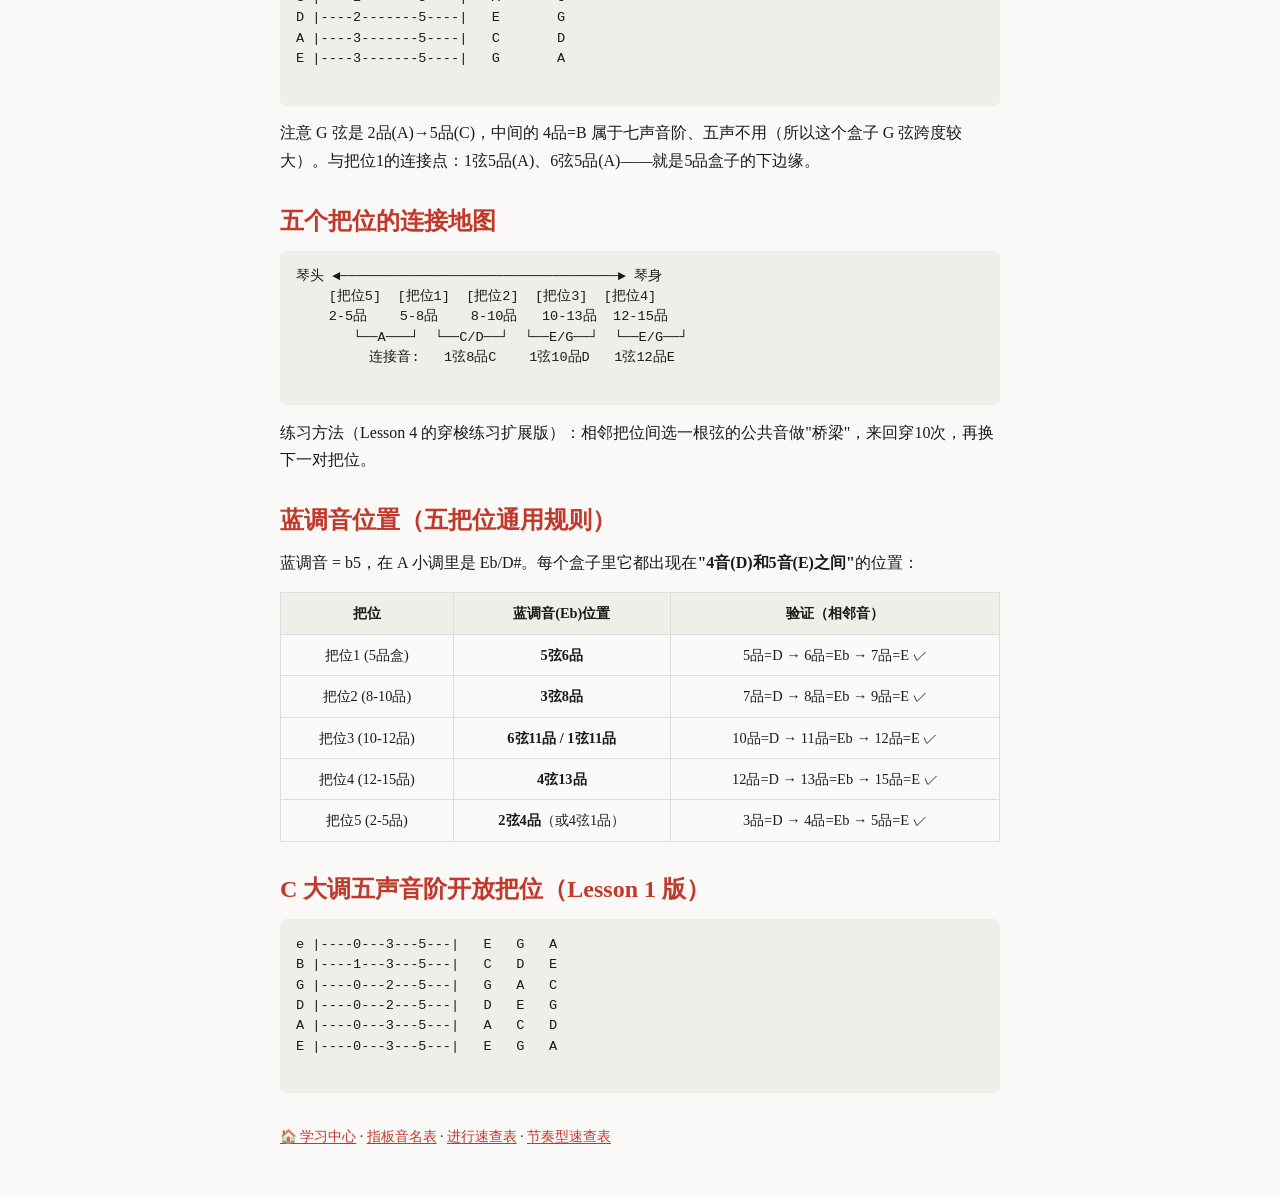
<file: reference/pentatonic-positions.html>
<!DOCTYPE html>
<html lang="zh-CN">
<head>
  <meta charset="UTF-8">
  <meta name="viewport" content="width=device-width, initial-scale=1.0">
  <title>参考：五声音阶把位速查表</title>
  <link rel="stylesheet" href="../assets/style.css">
</head>
<body>
  <div class="container">
    <h1>📋 五声音阶把位速查表</h1>
    <p>以 <strong>A 小调五声音阶（= C 大调五声音阶：A C D E G）</strong>为例的五个盒子把位。所有音名已逐音核对（对照 <a href="./fretboard-notes.html">指板音名表</a>）。</p>

    <div class="tip-box">
      <strong>💡 换调方法：</strong>整套盒子跟着"6弦上的根音"平移。A=5品起点，C=8品起点，D=10品起点，E=12品起点，G=3品起点。形状不变，只变位置。
    </div>

    <h2>把位 1（5品盒子）—— Lesson 4 主战场</h2>
    <pre>
e |----5-------8----|   A       C
B |----5-------8----|   E       G
G |----5-------7----|   C       D
D |----5-------7----|   G       A
A |----5---6---7----|   D  [Eb]  E      ← 6品 = 蓝调音（Lesson 9）
E |----5-------8----|   A       C
    </pre>
    <p><strong>C 大调落点</strong>：3弦5品、1弦8品、6弦8品　<strong>A 小调落点</strong>：6弦5品、4弦7品、1弦5品</p>

    <h2>把位 2（8-10品盒子）—— Lesson 4 已学</h2>
    <pre>
e |----8-------10---|   C       D
B |----8-------10---|   G       A
G |----7-------9----|   D       E
D |----7-------10---|   A       C
A |----7-------10---|   E       G
E |----8-------10---|   C       D
    </pre>
    <p>与把位1的连接点：1弦8品(C) 和 6弦8品(C)。</p>

    <h2>把位 3（10-12品盒子）</h2>
    <pre>
e |----10------12---|   D       E
B |----10------13---|   A       C
G |----9-------12---|   E       G
D |----10------12---|   C       D
A |----10------12---|   G       A
E |----10------12---|   D       E
    </pre>
    <p>与把位2的连接点：1弦10品(D)、4弦10品(C)、5弦10品(G)。</p>

    <h2>把位 4（12-15品盒子）</h2>
    <pre>
e |----12------15---|   E       G
B |----13------15---|   C       D
G |----12------14---|   G       A
D |----12------15---|   D       E
A |----12------15---|   A       C
E |----12------15---|   E       G
    </pre>
    <p>与把位3的连接点：1弦12品(E)、6弦12品(E)。12品=空弦高八度，指板记号帮你定位。</p>

    <h2>把位 5（2-5品盒子）</h2>
    <pre>
e |----3-------5----|   G       A
B |----3-------5----|   D       E
G |----2-------5----|   A       C
D |----2-------5----|   E       G
A |----3-------5----|   C       D
E |----3-------5----|   G       A
    </pre>
    <p>注意 G 弦是 2品(A)→5品(C)，中间的 4品=B 属于七声音阶、五声不用（所以这个盒子 G 弦跨度较大）。与把位1的连接点：1弦5品(A)、6弦5品(A)——就是5品盒子的下边缘。</p>

    <h2>五个把位的连接地图</h2>
    <pre>
琴头 ◄──────────────────────────────────► 琴身
    [把位5]  [把位1]  [把位2]  [把位3]  [把位4]
    2-5品    5-8品    8-10品   10-13品  12-15品
       └──A───┘  └──C/D──┘  └──E/G──┘  └──E/G──┘
         连接音:   1弦8品C    1弦10品D   1弦12品E
    </pre>
    <p>练习方法（Lesson 4 的穿梭练习扩展版）：相邻把位间选一根弦的公共音做"桥梁"，来回穿10次，再换下一对把位。</p>

    <h2>蓝调音位置（五把位通用规则）</h2>
    <p>蓝调音 = b5，在 A 小调里是 Eb/D#。每个盒子里它都出现在<strong>"4音(D)和5音(E)之间"</strong>的位置：</p>
    <table>
      <tr><th>把位</th><th>蓝调音(Eb)位置</th><th>验证（相邻音）</th></tr>
      <tr><td>把位1 (5品盒)</td><td><strong>5弦6品</strong></td><td>5品=D → 6品=Eb → 7品=E ✓</td></tr>
      <tr><td>把位2 (8-10品)</td><td><strong>3弦8品</strong></td><td>7品=D → 8品=Eb → 9品=E ✓</td></tr>
      <tr><td>把位3 (10-12品)</td><td><strong>6弦11品 / 1弦11品</strong></td><td>10品=D → 11品=Eb → 12品=E ✓</td></tr>
      <tr><td>把位4 (12-15品)</td><td><strong>4弦13品</strong></td><td>12品=D → 13品=Eb → 15品=E ✓</td></tr>
      <tr><td>把位5 (2-5品)</td><td><strong>2弦4品</strong>（或4弦1品）</td><td>3品=D → 4品=Eb → 5品=E ✓</td></tr>
    </table>

    <h2>C 大调五声音阶开放把位（Lesson 1 版）</h2>
    <pre>
e |----0---3---5---|   E   G   A
B |----1---3---5---|   C   D   E
G |----0---2---5---|   G   A   C
D |----0---2---5---|   D   E   G
A |----0---3---5---|   A   C   D
E |----0---3---5---|   E   G   A
    </pre>

    <p style="margin-top:2rem;font-size:0.85rem;"><a href="../index.html">🏠 学习中心</a> · <a href="./fretboard-notes.html">指板音名表</a> · <a href="./chord-progressions.html">进行速查表</a> · <a href="./rhythm-patterns.html">节奏型速查表</a></p>
  </div>
</body>
</html>
</file>
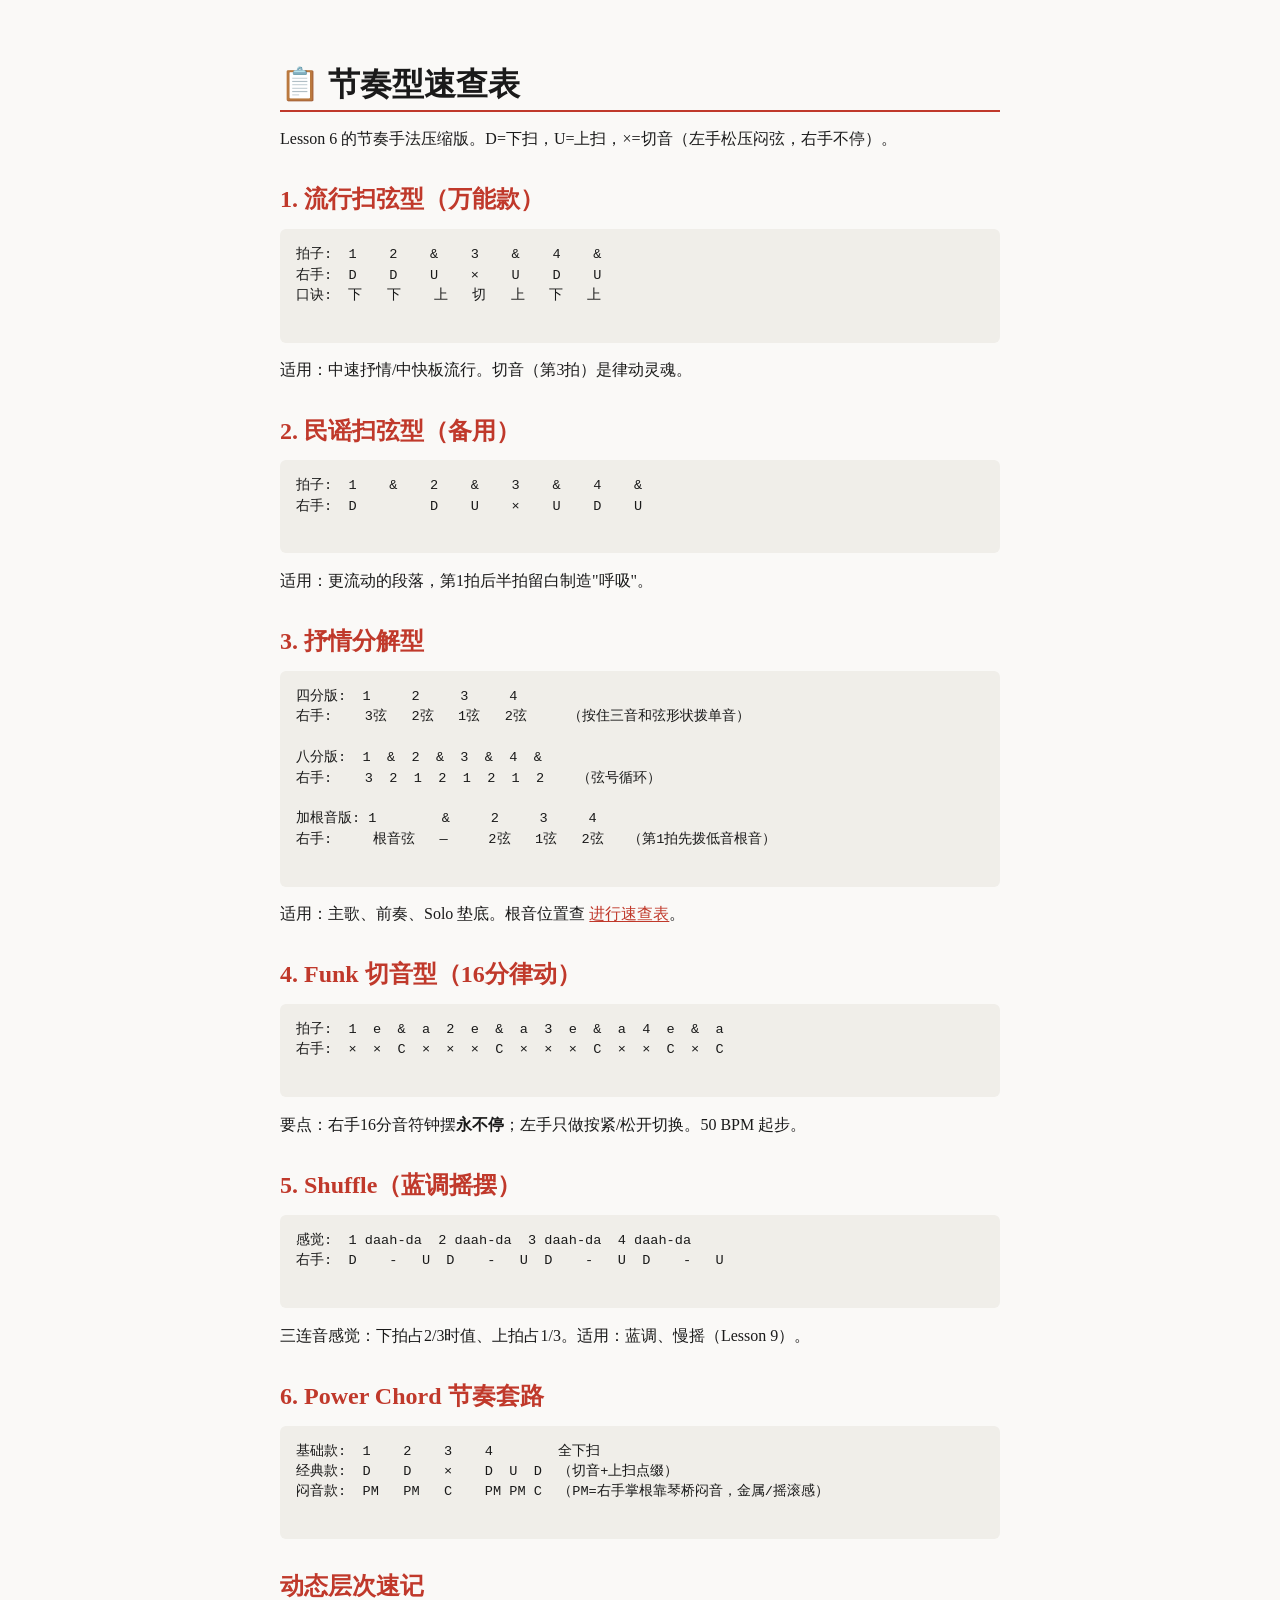
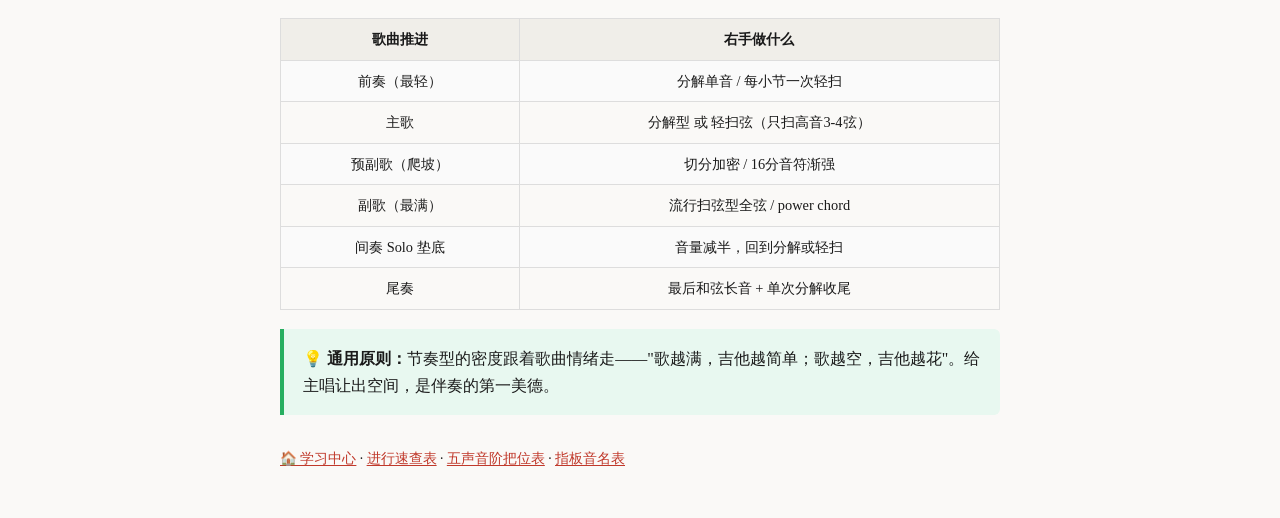
<file: reference/rhythm-patterns.html>
<!DOCTYPE html>
<html lang="zh-CN">
<head>
  <meta charset="UTF-8">
  <meta name="viewport" content="width=device-width, initial-scale=1.0">
  <title>参考：节奏型速查表</title>
  <link rel="stylesheet" href="../assets/style.css">
</head>
<body>
  <div class="container">
    <h1>📋 节奏型速查表</h1>
    <p>Lesson 6 的节奏手法压缩版。D=下扫，U=上扫，×=切音（左手松压闷弦，右手不停）。</p>

    <h2>1. 流行扫弦型（万能款）</h2>
    <pre>
拍子:  1    2    &    3    &    4    &
右手:  D    D    U    ×    U    D    U
口诀:  下   下    上   切   上   下   上
    </pre>
    <p>适用：中速抒情/中快板流行。切音（第3拍）是律动灵魂。</p>

    <h2>2. 民谣扫弦型（备用）</h2>
    <pre>
拍子:  1    &    2    &    3    &    4    &
右手:  D         D    U    ×    U    D    U
    </pre>
    <p>适用：更流动的段落，第1拍后半拍留白制造"呼吸"。</p>

    <h2>3. 抒情分解型</h2>
    <pre>
四分版:  1     2     3     4
右手:    3弦   2弦   1弦   2弦     （按住三音和弦形状拨单音）

八分版:  1  &  2  &  3  &  4  &
右手:    3  2  1  2  1  2  1  2    （弦号循环）

加根音版: 1        &     2     3     4
右手:     根音弦   —     2弦   1弦   2弦   （第1拍先拨低音根音）
    </pre>
    <p>适用：主歌、前奏、Solo 垫底。根音位置查 <a href="./chord-progressions.html">进行速查表</a>。</p>

    <h2>4. Funk 切音型（16分律动）</h2>
    <pre>
拍子:  1  e  &  a  2  e  &  a  3  e  &  a  4  e  &  a
右手:  ×  ×  C  ×  ×  ×  C  ×  ×  ×  C  ×  ×  C  ×  C
    </pre>
    <p>要点：右手16分音符钟摆<strong>永不停</strong>；左手只做按紧/松开切换。50 BPM 起步。</p>

    <h2>5. Shuffle（蓝调摇摆）</h2>
    <pre>
感觉:  1 daah-da  2 daah-da  3 daah-da  4 daah-da
右手:  D    -   U  D    -   U  D    -   U  D    -   U
    </pre>
    <p>三连音感觉：下拍占2/3时值、上拍占1/3。适用：蓝调、慢摇（Lesson 9）。</p>

    <h2>6. Power Chord 节奏套路</h2>
    <pre>
基础款:  1    2    3    4        全下扫
经典款:  D    D    ×    D  U  D  （切音+上扫点缀）
闷音款:  PM   PM   C    PM PM C  （PM=右手掌根靠琴桥闷音，金属/摇滚感）
    </pre>

    <h2>动态层次速记</h2>
    <table>
      <tr><th>歌曲推进</th><th>右手做什么</th></tr>
      <tr><td>前奏（最轻）</td><td>分解单音 / 每小节一次轻扫</td></tr>
      <tr><td>主歌</td><td>分解型 或 轻扫弦（只扫高音3-4弦）</td></tr>
      <tr><td>预副歌（爬坡）</td><td>切分加密 / 16分音符渐强</td></tr>
      <tr><td>副歌（最满）</td><td>流行扫弦型全弦 / power chord</td></tr>
      <tr><td>间奏 Solo 垫底</td><td>音量减半，回到分解或轻扫</td></tr>
      <tr><td>尾奏</td><td>最后和弦长音 + 单次分解收尾</td></tr>
    </table>

    <div class="tip-box">
      <strong>💡 通用原则：</strong>节奏型的密度跟着歌曲情绪走——"歌越满，吉他越简单；歌越空，吉他越花"。给主唱让出空间，是伴奏的第一美德。
    </div>

    <p style="margin-top:2rem;font-size:0.85rem;"><a href="../index.html">🏠 学习中心</a> · <a href="./chord-progressions.html">进行速查表</a> · <a href="./pentatonic-positions.html">五声音阶把位表</a> · <a href="./fretboard-notes.html">指板音名表</a></p>
  </div>
</body>
</html>
</file>
<file: assets/style.css>
/* ============================================
   EGuitar Teaching Workspace - Shared Styles
   Inspired by Tufte CSS for clean typography
   ============================================ */

/* --- Reset & Base --- */
*, *::before, *::after { box-sizing: border-box; }

:root {
  --bg: #faf9f7;
  --text: #1a1a1a;
  --text-secondary: #555;
  --accent: #c0392b;
  --accent-light: #f5e6e4;
  --border: #ddd;
  --code-bg: #f0eee9;
  --fretboard-bg: #d4a574;
  --fretboard-fret: #b8860b;
  --fretboard-string: #888;
  --note-root: #e74c3c;
  --note-scale: #3498db;
  --note-bend: #2ecc71;
  --radius: 6px;
  --font: "Georgia", "Noto Serif SC", "Source Han Serif SC", serif;
  --font-mono: "SFMono-Regular", Consolas, "Liberation Mono", Menlo, monospace;
  --font-sans: -apple-system, "Segoe UI", "Noto Sans SC", sans-serif;
  --max-width: 720px;
}

html { font-size: 16px; }
body {
  font-family: var(--font);
  background: var(--bg);
  color: var(--text);
  line-height: 1.7;
  margin: 0;
  padding: 2rem 1rem;
}

/* --- Typography --- */
h1, h2, h3, h4, h5 { font-weight: 600; line-height: 1.3; margin: 2rem 0 0.8rem; }
h1 { font-size: 2rem; border-bottom: 2px solid var(--accent); padding-bottom: 0.3rem; }
h2 { font-size: 1.5rem; color: var(--accent); }
h3 { font-size: 1.2rem; }
p { margin: 0 0 1rem; }
a { color: var(--accent); text-decoration: underline; text-underline-offset: 2px; }
a:hover { color: #000; }

strong { font-weight: 700; }
em { font-style: italic; }

/* --- Layout --- */
.container { max-width: var(--max-width); margin: 0 auto; }

/* --- Info Boxes --- */
.info-box, .tip-box, .warning-box {
  border-left: 4px solid var(--accent);
  background: var(--accent-light);
  padding: 1rem 1.2rem;
  margin: 1.2rem 0;
  border-radius: 0 var(--radius) var(--radius) 0;
}
.tip-box { border-color: #27ae60; background: #e8f8f0; }
.warning-box { border-color: #f39c12; background: #fef9e7; }

/* --- Code --- */
code, .chord-name {
  font-family: var(--font-mono);
  background: var(--code-bg);
  padding: 0.15em 0.4em;
  border-radius: 3px;
  font-size: 0.9em;
}
pre {
  background: var(--code-bg);
  padding: 1rem;
  border-radius: var(--radius);
  overflow-x: auto;
  font-family: var(--font-mono);
  font-size: 0.85rem;
  line-height: 1.5;
}

/* --- Fretboard Diagram --- */
.fretboard {
  display: flex;
  flex-direction: column;
  align-items: center;
  margin: 1.5rem 0;
  font-family: var(--font-mono);
}

.fretboard-diagram {
  background: var(--fretboard-bg);
  border-radius: var(--radius);
  padding: 1.2rem 0.6rem 1.2rem 2rem;
  display: inline-block;
  position: relative;
  box-shadow: 0 2px 8px rgba(0,0,0,0.15);
}

/* Each fret + string row */
.fret-row {
  display: flex;
  align-items: center;
  height: 28px;
}
.fret-label {
  position: absolute;
  left: 8px;
  font-size: 0.7rem;
  color: #6b4c2a;
  font-weight: 700;
}

.fret-cell {
  width: 36px;
  height: 24px;
  display: flex;
  align-items: center;
  justify-content: center;
  position: relative;
  font-size: 0.75rem;
  font-weight: 700;
  color: transparent;
}
.fret-cell::after {
  content: '';
  position: absolute;
  width: 100%;
  height: 1px;
  background: var(--fretboard-fret);
  bottom: 2px;
  opacity: 0.4;
}

/* String line (vertical) */
.fret-row::before {
  content: '';
  position: absolute;
  left: var(--string-left, 2px);
  width: 1px;
  height: 100%;
  background: var(--fretboard-string);
  opacity: 0.6;
}

/* Dot markers on fretboard */
.fret-dot {
  width: 6px; height: 6px;
  background: #6b4c2a;
  border-radius: 50%;
  position: absolute;
  left: 50%;
  top: 50%;
  transform: translate(-50%, -50%);
  opacity: 0.5;
}

/* Note circles */
.note-circle {
  width: 20px;
  height: 20px;
  border-radius: 50%;
  display: flex;
  align-items: center;
  justify-content: center;
  font-size: 0.6rem;
  font-weight: 700;
  color: white;
  position: relative;
  z-index: 2;
}
.note-root { background: var(--note-root); }
.note-scale { background: var(--note-scale); }
.note-bend { background: var(--note-bend); }

/* --- Table (Chord Progressions, etc) --- */
table {
  width: 100%;
  border-collapse: collapse;
  margin: 1rem 0;
  font-size: 0.9rem;
}
th, td {
  border: 1px solid var(--border);
  padding: 0.5rem 0.75rem;
  text-align: center;
}
th { background: var(--code-bg); font-weight: 700; }
tr:nth-child(even) { background: #fafafa; }

/* --- Buttons --- */
.btn {
  display: inline-block;
  background: var(--accent);
  color: white !important;
  text-decoration: none;
  padding: 0.6rem 1.4rem;
  border-radius: var(--radius);
  font-family: var(--font-sans);
  font-size: 0.9rem;
  font-weight: 600;
  transition: background 0.2s;
}
.btn:hover { background: #a03020; }

/* --- Quiz --- */
.quiz-question {
  background: white;
  border: 1px solid var(--border);
  border-radius: var(--radius);
  padding: 1.2rem;
  margin: 1rem 0;
}
.quiz-options { margin: 0.5rem 0 0; padding: 0; list-style: none; }
.quiz-options li { margin: 0.3rem 0; }
.quiz-options label {
  display: block;
  padding: 0.4rem 0.6rem;
  border: 1px solid var(--border);
  border-radius: 4px;
  cursor: pointer;
  transition: background 0.15s;
  font-family: var(--font-sans);
  font-size: 0.9rem;
}
.quiz-options label:hover { background: var(--accent-light); }
.quiz-options input[type="radio"]:checked + span { font-weight: 700; color: var(--accent); }
.quiz-feedback {
  display: none;
  margin-top: 0.5rem;
  padding: 0.5rem;
  border-radius: var(--radius);
  font-size: 0.9rem;
}
.quiz-feedback.correct { display: block; background: #e8f8f0; border: 1px solid #27ae60; }
.quiz-feedback.wrong { display: block; background: #fdecea; border: 1px solid #e74c3c; }

/* --- Exercise Step --- */
.exercise-step {
  background: #fff;
  border: 1px solid var(--border);
  border-radius: var(--radius);
  padding: 1rem 1.2rem;
  margin: 0.8rem 0;
}
.exercise-step .step-num {
  display: inline-block;
  background: var(--accent);
  color: white;
  width: 24px;
  height: 24px;
  border-radius: 50%;
  text-align: center;
  line-height: 24px;
  font-size: 0.75rem;
  font-weight: 700;
  margin-right: 0.5rem;
}

/* --- Progression Diagram (shared) --- */
.progression-diagram {
  display: flex;
  gap: 0.8rem;
  justify-content: center;
  align-items: center;
  padding: 1.2rem 0;
  flex-wrap: wrap;
}
.prog-card {
  background: var(--accent);
  color: white;
  padding: 0.5rem 0.9rem;
  border-radius: var(--radius);
  font-family: var(--font-mono);
  font-size: 1.1rem;
  font-weight: 700;
  min-width: 3.5rem;
  text-align: center;
}
.prog-card small { display: block; font-size: 0.7rem; opacity: 0.85; }
.prog-arrow { font-size: 1.3rem; color: var(--text-secondary); }

/* --- Solo/Pro Tip Box --- */
.solo-tip {
  background: #1a1a2e;
  color: #eee;
  padding: 1rem 1.2rem;
  border-radius: var(--radius);
  margin: 1.2rem 0;
  font-family: var(--font-mono);
  font-size: 0.85rem;
  line-height: 1.7;
}
.solo-tip .highlight { color: #f1c40f; font-weight: 700; }

/* --- Dark Tab Block (for licks) --- */
pre.tab {
  background: #1a1a2e;
  color: #e8e8e8;
}
pre.tab .comment { color: #7f8fa6; }

/* --- Lesson Navigation Footer --- */
.lesson-nav {
  display: flex;
  justify-content: space-between;
  margin-top: 3rem;
  padding-top: 1rem;
  border-top: 1px solid var(--border);
  font-family: var(--font-sans);
  font-size: 0.9rem;
}

/* --- Audio / Metronome --- */
.metronome-bar {
  display: flex;
  align-items: center;
  gap: 1rem;
  background: var(--code-bg);
  padding: 0.8rem 1rem;
  border-radius: var(--radius);
  margin: 1rem 0;
  font-family: var(--font-sans);
}
.bpm-display { font-size: 1.2rem; font-weight: 700; min-width: 3rem; }

/* --- Responsive --- */
@media (max-width: 600px) {
  html { font-size: 15px; }
  body { padding: 1rem; }
  .fret-cell { width: 28px; }
}

/* --- Print --- */
@media print {
  body { font-size: 11pt; color: #000; background: #fff; }
  .container { max-width: none; }
  a { color: inherit; text-decoration: underline; }
  .btn, .quiz-options input[type="radio"] { display: none; }
}
</file>
